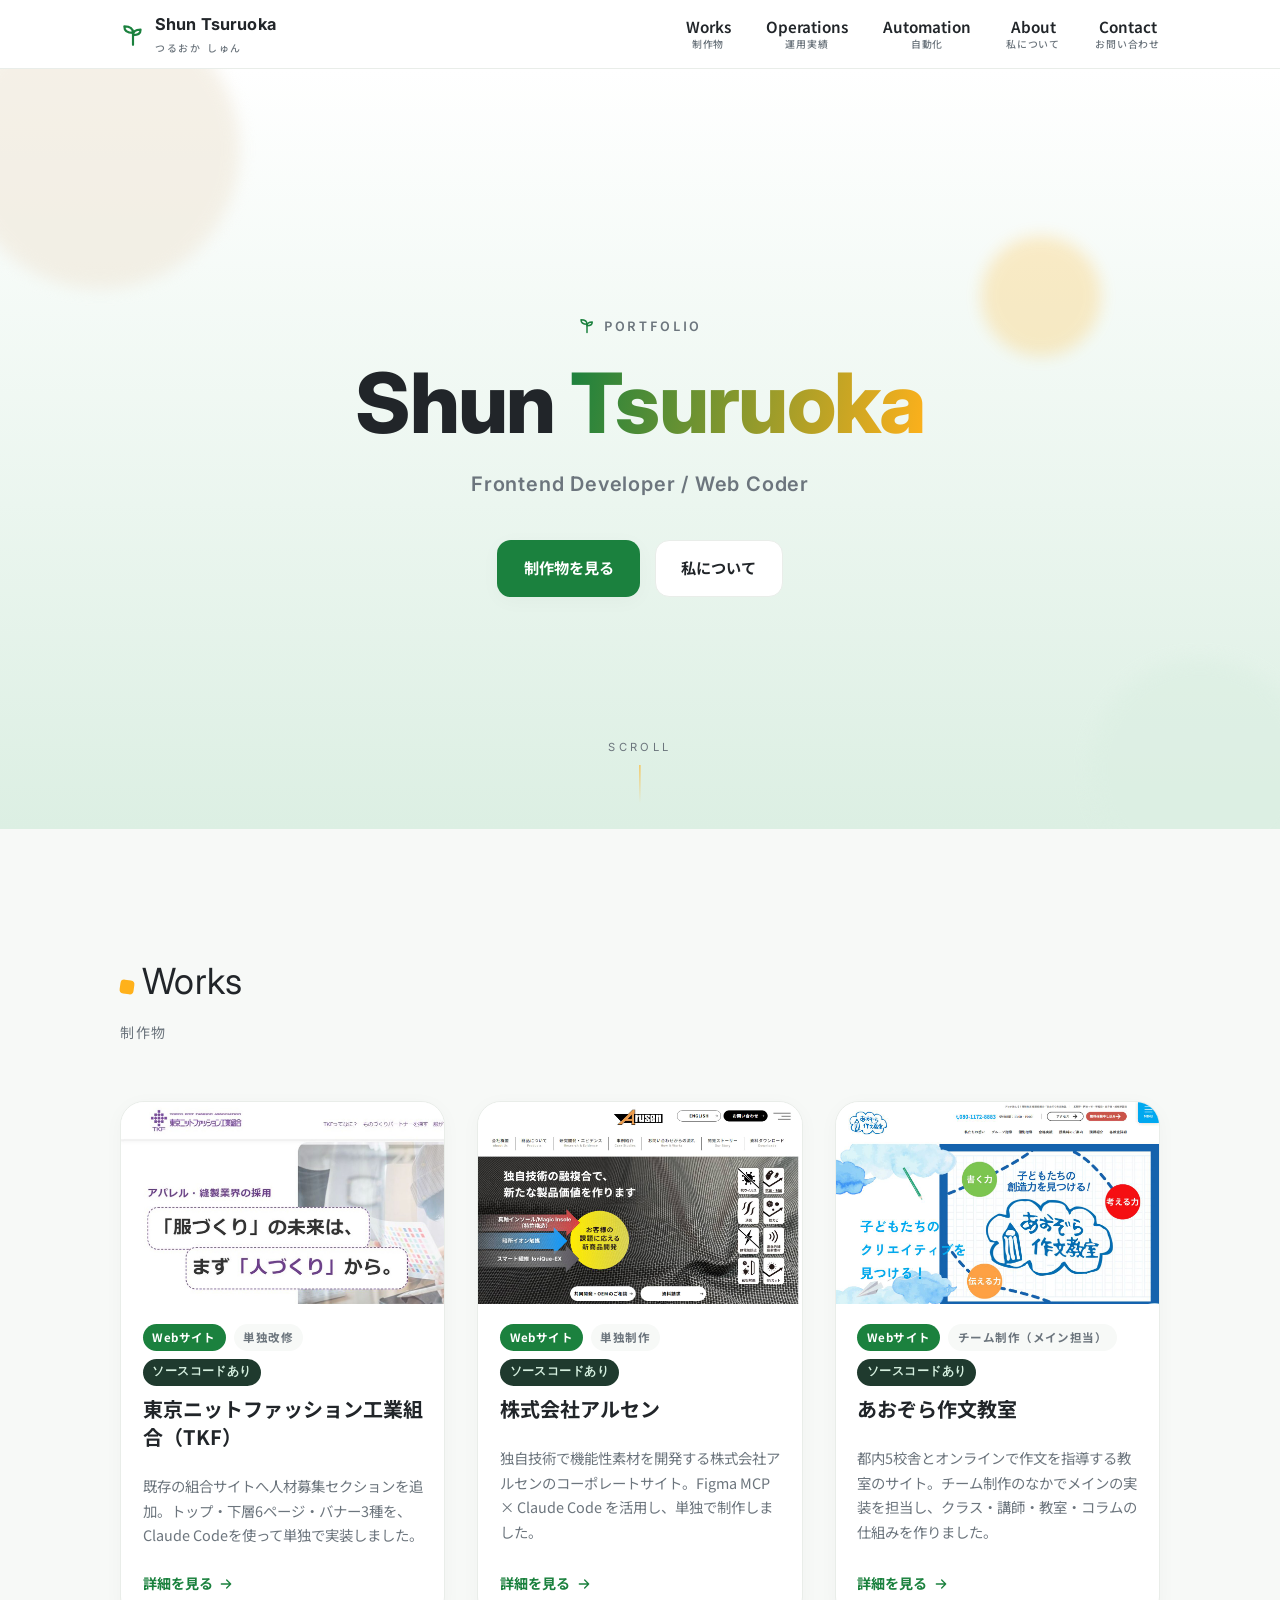
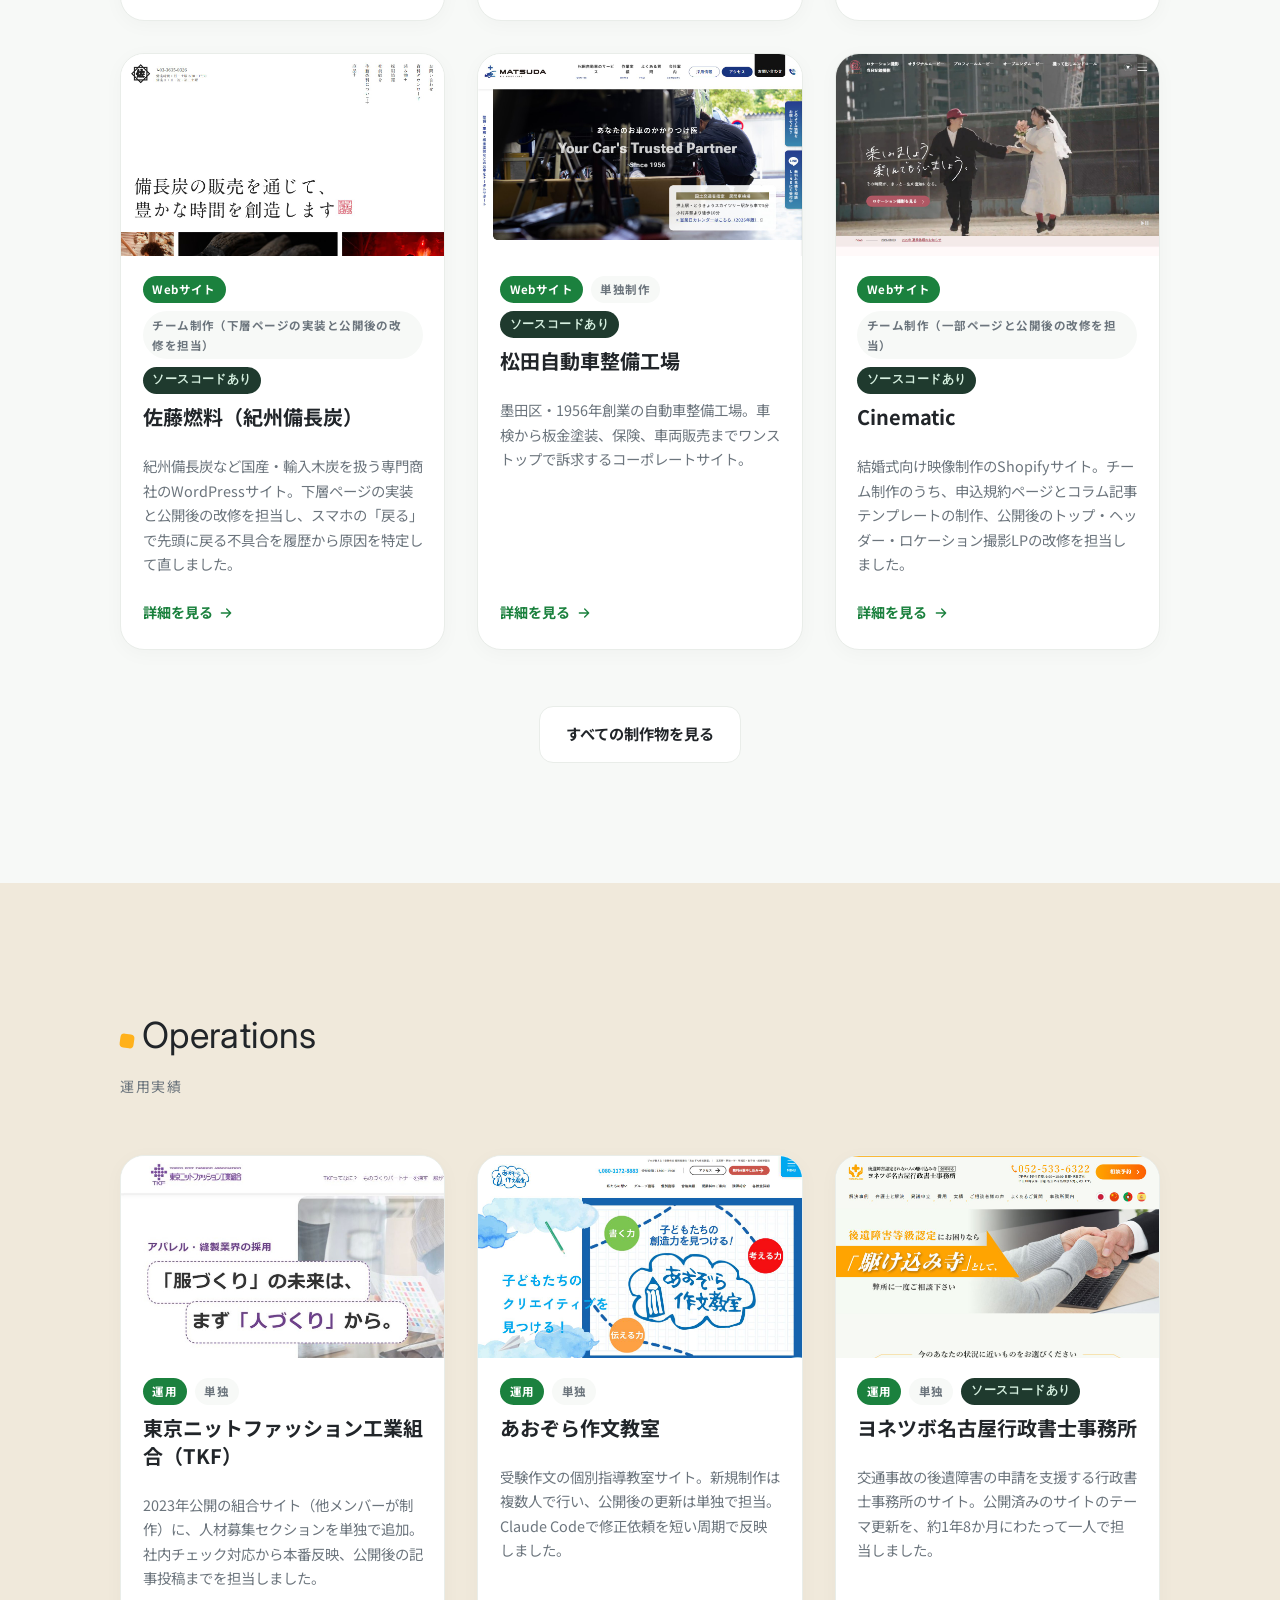
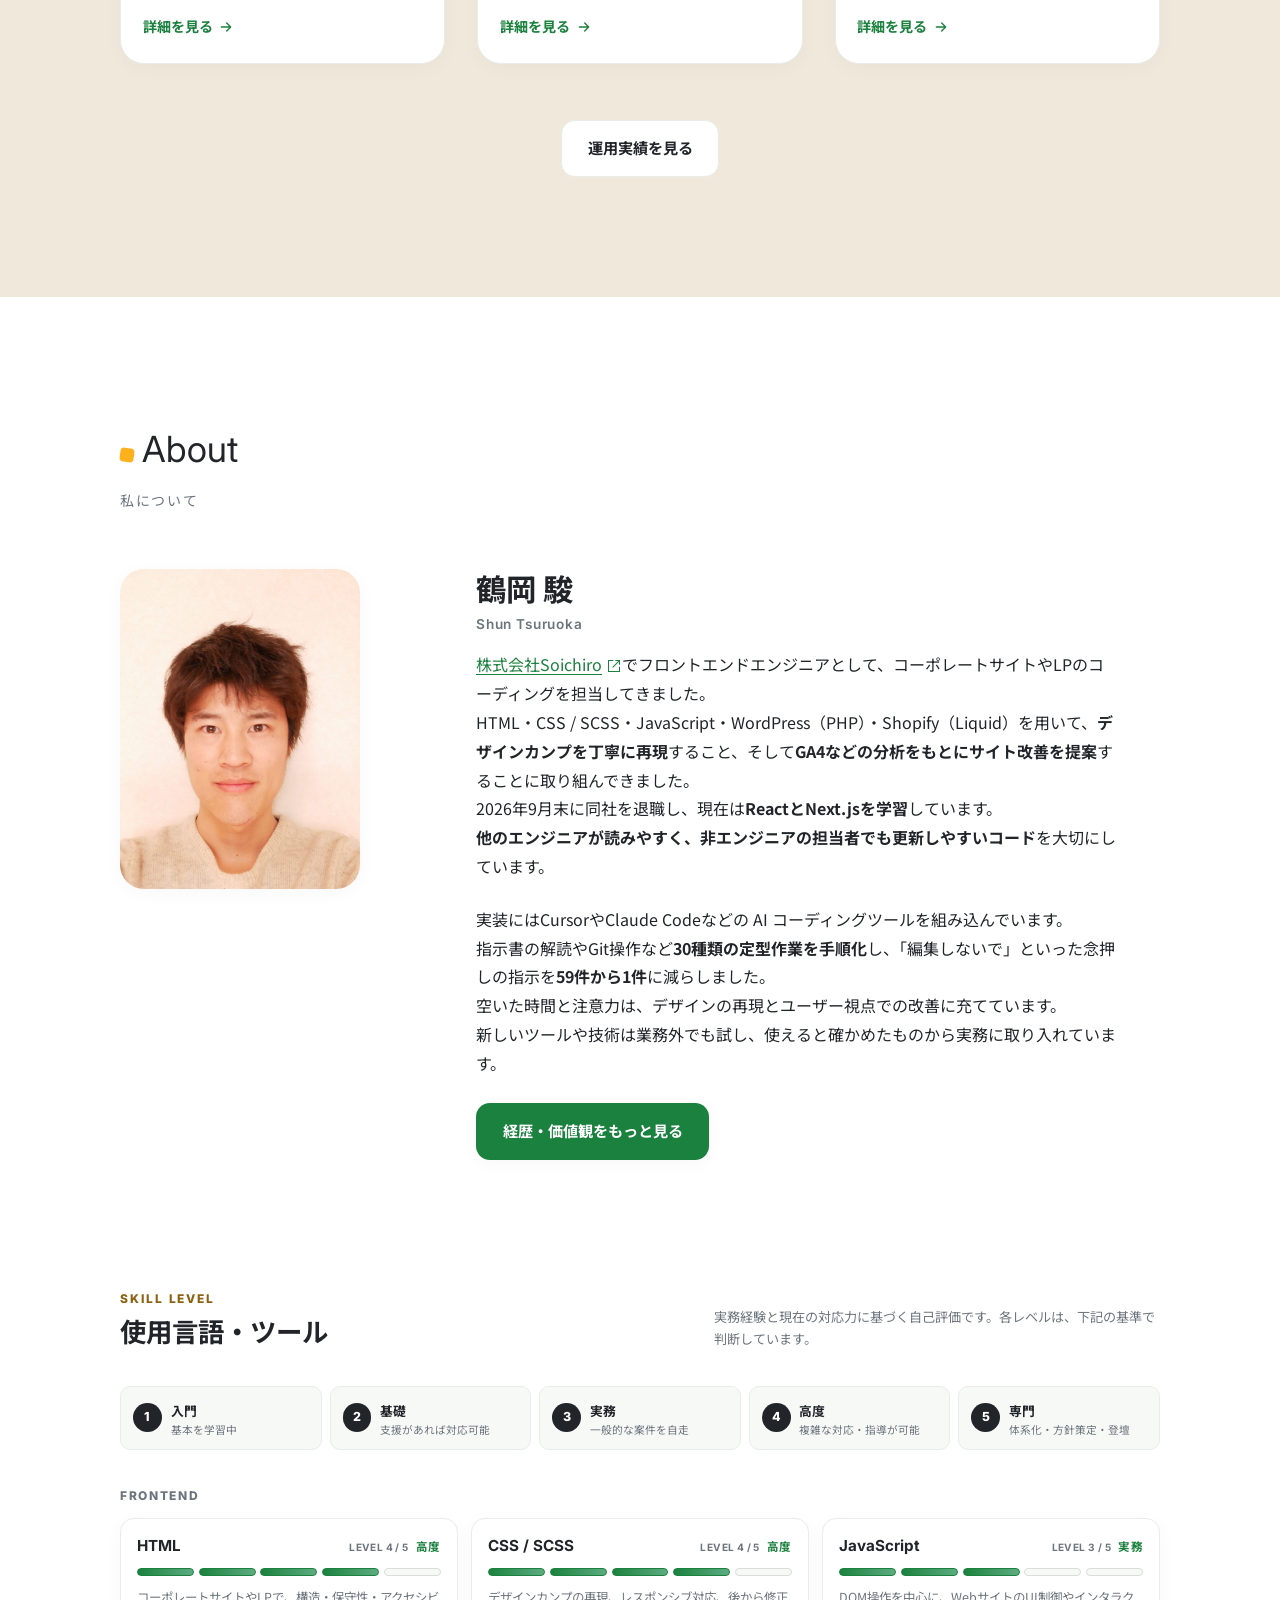
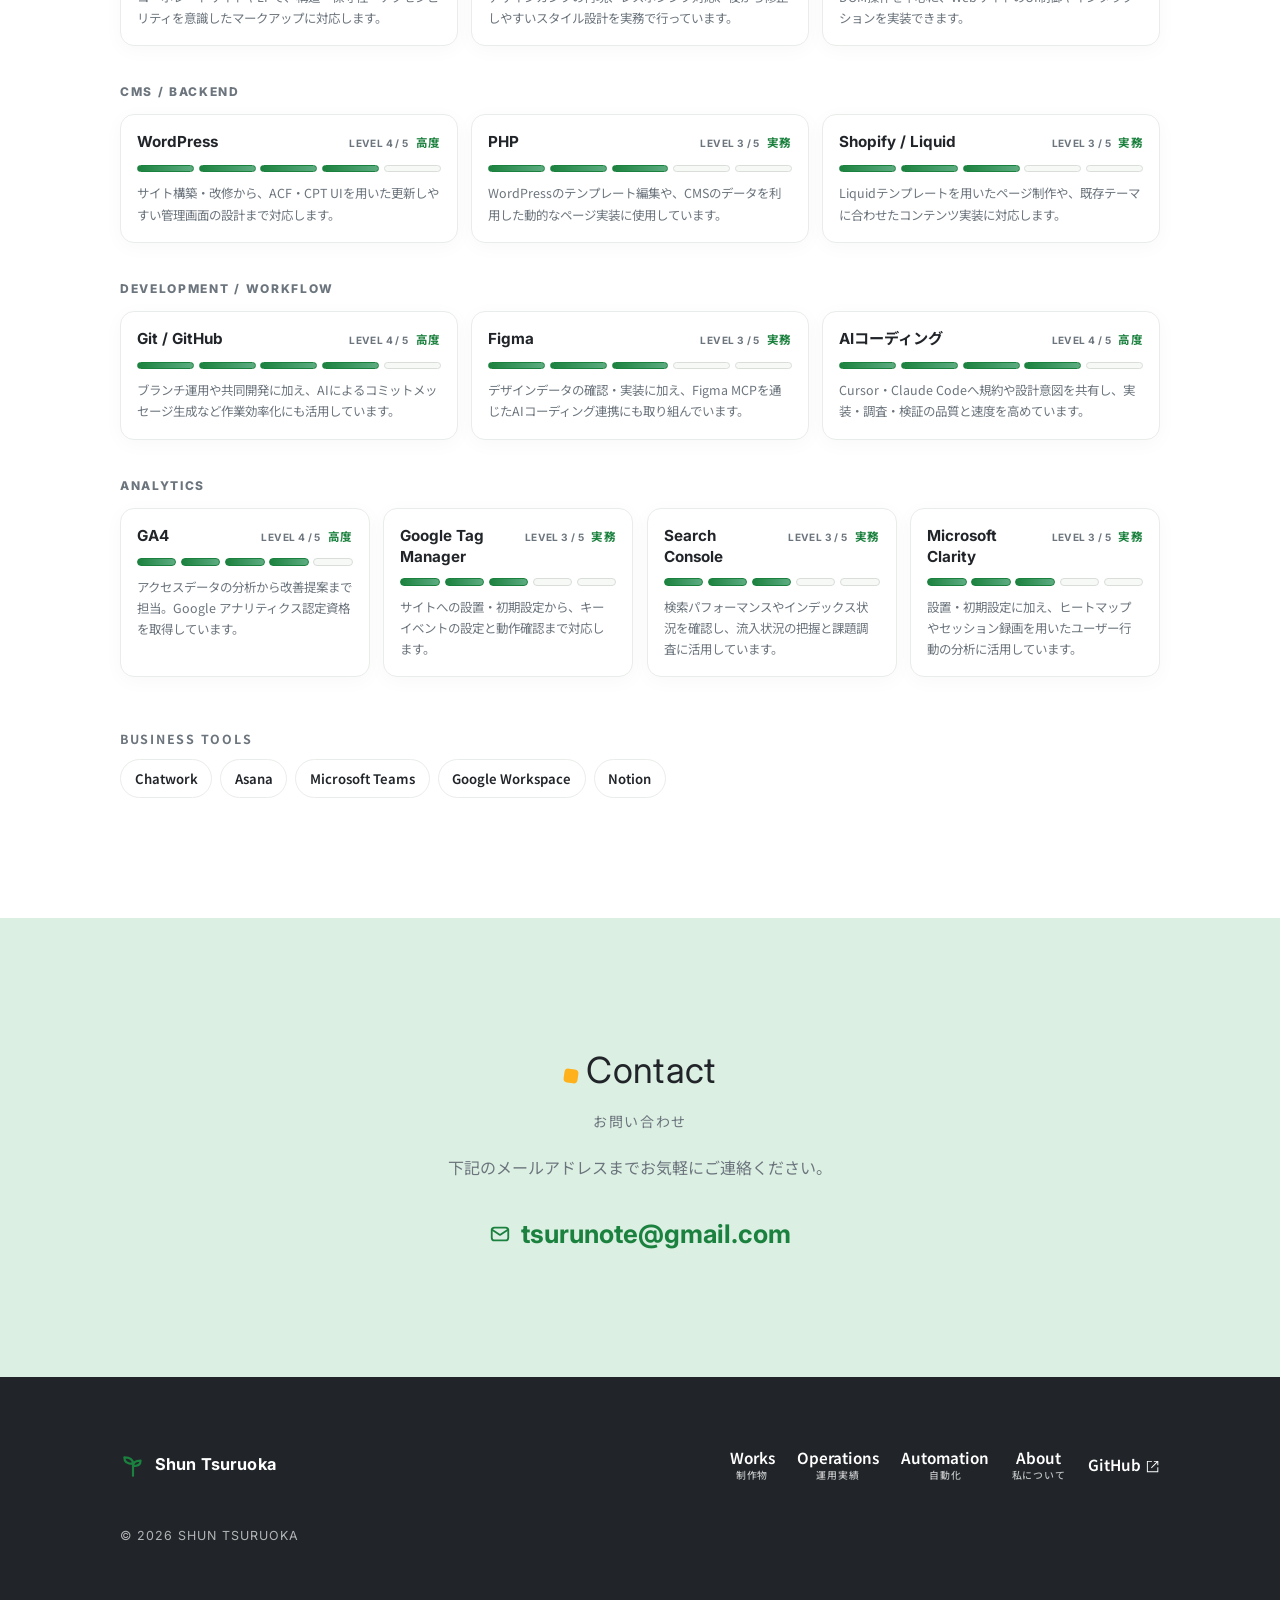
<file: index.html>
<!DOCTYPE html>
<html lang="ja">
<head>
  <meta charset="UTF-8">
  <meta name="viewport" content="width=device-width, initial-scale=1">
  <link rel="icon" href="assets/images/favicon.svg" type="image/svg+xml">
  <title>Shun Tsuruoka Portfolio｜フロントエンドエンジニア 鶴岡 駿</title>
  <meta name="description" content="フロントエンドエンジニア 鶴岡駿（つるおか しゅん）のポートフォリオサイト。WordPress・Shopifyを中心としたコーディングと、GA4等を用いたWebサイト改善に取り組んでいます。">
  <meta property="og:title" content="Shun Tsuruoka Portfolio">
  <meta property="og:description" content="フロントエンドエンジニア 鶴岡駿のポートフォリオサイト">
  <meta property="og:type" content="website">
  <meta property="og:locale" content="ja_JP">
  <link rel="preconnect" href="https://fonts.googleapis.com">
  <link rel="preconnect" href="https://fonts.gstatic.com" crossorigin>
  <link href="https://fonts.googleapis.com/css2?family=Inter:wght@400;600;700;800&family=Noto+Sans+JP:wght@400;500;700&display=swap" rel="stylesheet">
  <link rel="stylesheet" href="assets/css/style.css">
</head>
<body>

  <!-- ========== Header ========== -->
  <header class="site-header">
    <div class="wrap site-header__inner">
      <a class="brand" href="index.html" aria-label="トップページへ">
        <svg class="brand__mark" viewBox="0 0 24 24" fill="none" stroke="currentColor" stroke-width="2" stroke-linecap="round" stroke-linejoin="round" aria-hidden="true"><path d="M12 22V11"/><path d="M12 11C12 7 9 5 4 5c0 4 3 6 8 6Z"/><path d="M12 13c0-3 2.5-5 7-5 0 3.5-2.5 5-7 5Z"/></svg>
        <span class="brand__name">Shun Tsuruoka<small>つるおか しゅん</small></span>
      </a>
      <button class="nav-toggle" aria-expanded="false" aria-controls="site-nav" aria-label="メニューを開閉する"><span></span></button>
      <nav class="nav" id="site-nav" aria-label="メインメニュー">
        <ul class="nav__list">
          <li><a class="nav__link" href="works.html">Works<span class="nav__ja">制作物</span></a></li>
          <li><a class="nav__link" href="operations.html">Operations<span class="nav__ja">運用実績</span></a></li>
          <li><a class="nav__link" href="automation.html">Automation<span class="nav__ja">自動化</span></a></li>
          <li><a class="nav__link" href="about.html">About<span class="nav__ja">私について</span></a></li>
          <li><a class="nav__link" href="#contact">Contact<span class="nav__ja">お問い合わせ</span></a></li>
        </ul>
      </nav>
    </div>
  </header>

  <main>
    <!-- ========== Hero ========== -->
    <section class="hero" aria-label="メインビジュアル">
      <span class="blob blob--1" aria-hidden="true"></span>
      <span class="blob blob--2" aria-hidden="true"></span>
      <span class="blob blob--3" aria-hidden="true"></span>
      <div class="wrap hero__inner">
        <p class="hero__eyebrow">
          <svg class="sprout" viewBox="0 0 24 24" fill="none" stroke="currentColor" stroke-width="2" stroke-linecap="round" stroke-linejoin="round" aria-hidden="true"><path d="M12 22V11"/><path d="M12 11C12 7 9 5 4 5c0 4 3 6 8 6Z"/><path d="M12 13c0-3 2.5-5 7-5 0 3.5-2.5 5-7 5Z"/></svg>
          PORTFOLIO
        </p>
        <h1 class="hero__title">Shun <span class="grad">Tsuruoka</span></h1>
        <p class="hero__role">Frontend Developer / Web Coder</p>
        <div class="hero__cta">
          <a class="btn btn--primary" href="works.html">制作物を見る</a>
          <a class="btn btn--ghost" href="about.html">私について</a>
        </div>
      </div>
      <span class="scroll-cue" aria-hidden="true">SCROLL</span>
    </section>

    <!-- ========== Works ========== -->
    <section class="section section--soft" id="works">
      <div class="wrap">
        <div class="section-head reveal">
          <span class="en">Works</span>
          <span class="ja">制作物</span>
        </div>
        <div class="works-grid" data-works-grid data-limit="6">
          <noscript><p>制作物の一覧表示にはJavaScriptが必要です。<a href="works.html">制作物一覧</a>をご覧ください。</p></noscript>
        </div>
        <div class="section-foot reveal">
          <a class="btn btn--ghost" href="works.html">すべての制作物を見る</a>
        </div>
      </div>
    </section>

    <!-- ========== Operations ========== -->
    <section class="section section--soil" id="operations">
      <div class="wrap">
        <div class="section-head reveal">
          <span class="en">Operations</span>
          <span class="ja">運用実績</span>
        </div>
        <div class="works-grid" data-operations-grid>
          <noscript><p>運用実績の一覧表示にはJavaScriptが必要です。<a href="operations.html">運用実績一覧</a>をご覧ください。</p></noscript>
        </div>
        <div class="section-foot reveal">
          <a class="btn btn--ghost" href="operations.html">運用実績を見る</a>
        </div>
      </div>
    </section>

    <!-- ========== Profile ========== -->
    <section class="section" id="profile">
      <div class="wrap">
        <div class="section-head reveal">
          <span class="en">About</span>
          <span class="ja">私について</span>
        </div>
        <div class="profile">
          <div class="profile__photo reveal">
            <img src="assets/images/img-profile.jpg" alt="鶴岡 駿のプロフィール写真" width="600" height="900" loading="lazy">
          </div>
          <div class="reveal">
            <h3 class="profile__name">鶴岡 駿<small>Shun Tsuruoka</small></h3>
            <p class="profile__lead">
              <a class="inline-link" href="https://soichiro.co.jp/" target="_blank" rel="noopener noreferrer">株式会社Soichiro</a>でフロントエンドエンジニアとして、コーポレートサイトやLPのコーディングを担当してきました。<br>
              HTML・CSS / SCSS・JavaScript・WordPress（PHP）・Shopify（Liquid）を用いて、<strong>デザインカンプを丁寧に再現</strong>すること、そして<strong>GA4などの分析をもとにサイト改善を提案</strong>することに取り組んできました。<br>
              2026年9月末に同社を退職し、現在は<strong>ReactとNext.jsを学習</strong>しています。<br>
              <strong>他のエンジニアが読みやすく、非エンジニアの担当者でも更新しやすいコード</strong>を大切にしています。
            </p>
            <p class="profile__lead">
              実装にはCursorやClaude Codeなどの AI コーディングツールを組み込んでいます。<br>
              指示書の解読やGit操作など<strong>30種類の定型作業を手順化</strong>し、「編集しないで」といった念押しの指示を<strong>59件から1件</strong>に減らしました。<br>
              空いた時間と注意力は、デザインの再現とユーザー視点での改善に充てています。<br>
              新しいツールや技術は業務外でも試し、使えると確かめたものから実務に取り入れています。
            </p>
            <p style="margin-top:1.6rem">
              <a class="btn btn--primary" href="about.html">経歴・価値観をもっと見る</a>
            </p>
          </div>

        <div class="skills-overview reveal">
          <div class="skills-overview__head">
            <div>
              <p class="skills-overview__eyebrow">SKILL LEVEL</p>
              <h3 class="skills-overview__title">使用言語・ツール</h3>
            </div>
            <p class="skills-overview__note">実務経験と現在の対応力に基づく自己評価です。各レベルは、下記の基準で判断しています。</p>
          </div>

          <ol class="skill-scale">
            <li><span>1</span><strong>入門</strong><small>基本を学習中</small></li>
            <li><span>2</span><strong>基礎</strong><small>支援があれば対応可能</small></li>
            <li><span>3</span><strong>実務</strong><small>一般的な案件を自走</small></li>
            <li><span>4</span><strong>高度</strong><small>複雑な対応・指導が可能</small></li>
            <li><span>5</span><strong>専門</strong><small>体系化・方針策定・登壇</small></li>
          </ol>

          <div class="skill-category">
            <p class="skill-category__label">FRONTEND</p>
            <ul class="skill-cards" role="list">
              <li class="skill-card">
                <div class="skill-card__head"><h4>HTML</h4><span class="skill-card__level">LEVEL 4 / 5 <strong>高度</strong></span></div>
                <div class="skill-meter" aria-hidden="true"><span class="is-active"></span><span class="is-active"></span><span class="is-active"></span><span class="is-active"></span><span></span></div>
                <p>コーポレートサイトやLPで、構造・保守性・アクセシビリティを意識したマークアップに対応します。</p>
              </li>
              <li class="skill-card">
                <div class="skill-card__head"><h4>CSS / SCSS</h4><span class="skill-card__level">LEVEL 4 / 5 <strong>高度</strong></span></div>
                <div class="skill-meter" aria-hidden="true"><span class="is-active"></span><span class="is-active"></span><span class="is-active"></span><span class="is-active"></span><span></span></div>
                <p>デザインカンプの再現、レスポンシブ対応、後から修正しやすいスタイル設計を実務で行っています。</p>
              </li>
              <li class="skill-card">
                <div class="skill-card__head"><h4>JavaScript</h4><span class="skill-card__level">LEVEL 3 / 5 <strong>実務</strong></span></div>
                <div class="skill-meter" aria-hidden="true"><span class="is-active"></span><span class="is-active"></span><span class="is-active"></span><span></span><span></span></div>
                <p>DOM操作を中心に、WebサイトのUI制御やインタラクションを実装できます。</p>
              </li>
            </ul>
          </div>

          <div class="skill-category">
            <p class="skill-category__label">CMS / BACKEND</p>
            <ul class="skill-cards" role="list">
              <li class="skill-card">
                <div class="skill-card__head"><h4>WordPress</h4><span class="skill-card__level">LEVEL 4 / 5 <strong>高度</strong></span></div>
                <div class="skill-meter" aria-hidden="true"><span class="is-active"></span><span class="is-active"></span><span class="is-active"></span><span class="is-active"></span><span></span></div>
                <p>サイト構築・改修から、ACF・CPT UIを用いた更新しやすい管理画面の設計まで対応します。</p>
              </li>
              <li class="skill-card">
                <div class="skill-card__head"><h4>PHP</h4><span class="skill-card__level">LEVEL 3 / 5 <strong>実務</strong></span></div>
                <div class="skill-meter" aria-hidden="true"><span class="is-active"></span><span class="is-active"></span><span class="is-active"></span><span></span><span></span></div>
                <p>WordPressのテンプレート編集や、CMSのデータを利用した動的なページ実装に使用しています。</p>
              </li>
              <li class="skill-card">
                <div class="skill-card__head"><h4>Shopify / Liquid</h4><span class="skill-card__level">LEVEL 3 / 5 <strong>実務</strong></span></div>
                <div class="skill-meter" aria-hidden="true"><span class="is-active"></span><span class="is-active"></span><span class="is-active"></span><span></span><span></span></div>
                <p>Liquidテンプレートを用いたページ制作や、既存テーマに合わせたコンテンツ実装に対応します。</p>
              </li>
            </ul>
          </div>

          <div class="skill-category">
            <p class="skill-category__label">DEVELOPMENT / WORKFLOW</p>
            <ul class="skill-cards" role="list">
              <li class="skill-card">
                <div class="skill-card__head"><h4>Git / GitHub</h4><span class="skill-card__level">LEVEL 4 / 5 <strong>高度</strong></span></div>
                <div class="skill-meter" aria-hidden="true"><span class="is-active"></span><span class="is-active"></span><span class="is-active"></span><span class="is-active"></span><span></span></div>
                <p>ブランチ運用や共同開発に加え、AIによるコミットメッセージ生成など作業効率化にも活用しています。</p>
              </li>
              <li class="skill-card">
                <div class="skill-card__head"><h4>Figma</h4><span class="skill-card__level">LEVEL 3 / 5 <strong>実務</strong></span></div>
                <div class="skill-meter" aria-hidden="true"><span class="is-active"></span><span class="is-active"></span><span class="is-active"></span><span></span><span></span></div>
                <p>デザインデータの確認・実装に加え、Figma MCPを通じたAIコーディング連携にも取り組んでいます。</p>
              </li>
              <li class="skill-card">
                <div class="skill-card__head"><h4>AIコーディング</h4><span class="skill-card__level">LEVEL 4 / 5 <strong>高度</strong></span></div>
                <div class="skill-meter" aria-hidden="true"><span class="is-active"></span><span class="is-active"></span><span class="is-active"></span><span class="is-active"></span><span></span></div>
                <p>Cursor・Claude Codeへ規約や設計意図を共有し、実装・調査・検証の品質と速度を高めています。</p>
              </li>
            </ul>
          </div>

          <div class="skill-category">
            <p class="skill-category__label">ANALYTICS</p>
            <ul class="skill-cards" role="list">
              <li class="skill-card">
                <div class="skill-card__head"><h4>GA4</h4><span class="skill-card__level">LEVEL 4 / 5 <strong>高度</strong></span></div>
                <div class="skill-meter" aria-hidden="true"><span class="is-active"></span><span class="is-active"></span><span class="is-active"></span><span class="is-active"></span><span></span></div>
                <p>アクセスデータの分析から改善提案まで担当。Google アナリティクス認定資格を取得しています。</p>
              </li>
              <li class="skill-card">
                <div class="skill-card__head"><h4>Google Tag Manager</h4><span class="skill-card__level">LEVEL 3 / 5 <strong>実務</strong></span></div>
                <div class="skill-meter" aria-hidden="true"><span class="is-active"></span><span class="is-active"></span><span class="is-active"></span><span></span><span></span></div>
                <p>サイトへの設置・初期設定から、キーイベントの設定と動作確認まで対応します。</p>
              </li>
              <li class="skill-card">
                <div class="skill-card__head"><h4>Search Console</h4><span class="skill-card__level">LEVEL 3 / 5 <strong>実務</strong></span></div>
                <div class="skill-meter" aria-hidden="true"><span class="is-active"></span><span class="is-active"></span><span class="is-active"></span><span></span><span></span></div>
                <p>検索パフォーマンスやインデックス状況を確認し、流入状況の把握と課題調査に活用しています。</p>
              </li>
              <li class="skill-card">
                <div class="skill-card__head"><h4>Microsoft Clarity</h4><span class="skill-card__level">LEVEL 3 / 5 <strong>実務</strong></span></div>
                <div class="skill-meter" aria-hidden="true"><span class="is-active"></span><span class="is-active"></span><span class="is-active"></span><span></span><span></span></div>
                <p>設置・初期設定に加え、ヒートマップやセッション録画を用いたユーザー行動の分析に活用しています。</p>
              </li>
            </ul>
          </div>

          <div class="skill-group skill-group--tools">
            <p class="skill-group__label">BUSINESS TOOLS</p>
            <div class="tags">
              <span class="tag">Chatwork</span><span class="tag">Asana</span><span class="tag">Microsoft Teams</span><span class="tag">Google Workspace</span><span class="tag">Notion</span>
            </div>
          </div>
        </div>
        </div>
      </div>
    </section>

    <!-- ========== Contact ========== -->
    <section class="section section--leaf contact" id="contact">
      <div class="wrap reveal">
        <div class="section-head" style="margin-bottom:1.2rem">
          <span class="en">Contact</span>
          <span class="ja">お問い合わせ</span>
        </div>
        <p style="font-family:'Noto Sans JP',sans-serif;color:var(--muted)">下記のメールアドレスまでお気軽にご連絡ください。</p>
        <a class="contact__mail" href="mailto:tsurunote@gmail.com">
          <svg class="ic" viewBox="0 0 24 24" fill="none" stroke="currentColor" stroke-width="2" stroke-linecap="round" stroke-linejoin="round" aria-hidden="true"><rect x="3" y="5" width="18" height="14" rx="3"/><path d="m3 7 9 6 9-6"/></svg>
          tsurunote@gmail.com
        </a>
      </div>
    </section>
  </main>

  <!-- ========== Footer ========== -->
  <footer class="site-footer">
    <div class="wrap site-footer__inner">
      <a class="brand" href="index.html" aria-label="トップページへ">
        <svg class="brand__mark" viewBox="0 0 24 24" fill="none" stroke="currentColor" stroke-width="2" stroke-linecap="round" stroke-linejoin="round" aria-hidden="true"><path d="M12 22V11"/><path d="M12 11C12 7 9 5 4 5c0 4 3 6 8 6Z"/><path d="M12 13c0-3 2.5-5 7-5 0 3.5-2.5 5-7 5Z"/></svg>
        <span class="brand__name">Shun Tsuruoka</span>
      </a>
      <nav aria-label="フッターメニュー">
        <ul class="nav__list">
          <li><a class="nav__link" href="works.html">Works<span class="nav__ja">制作物</span></a></li>
          <li><a class="nav__link" href="operations.html">Operations<span class="nav__ja">運用実績</span></a></li>
          <li><a class="nav__link" href="automation.html">Automation<span class="nav__ja">自動化</span></a></li>
          <li><a class="nav__link" href="about.html">About<span class="nav__ja">私について</span></a></li>
          <!-- ↓ GitHubのURLに置き換えてください -->
          <li><a class="nav__link" href="https://github.com/Tsurushun617" target="_blank" rel="noopener noreferrer">GitHub</a></li>
        </ul>
      </nav>
      <p class="site-footer__copy">© 2026 SHUN TSURUOKA</p>
    </div>
  </footer>

  <script src="assets/js/works-data.js"></script>
  <script src="assets/js/operations-data.js"></script>
  <script src="assets/js/main.js"></script>
</body>
</html>
</file>
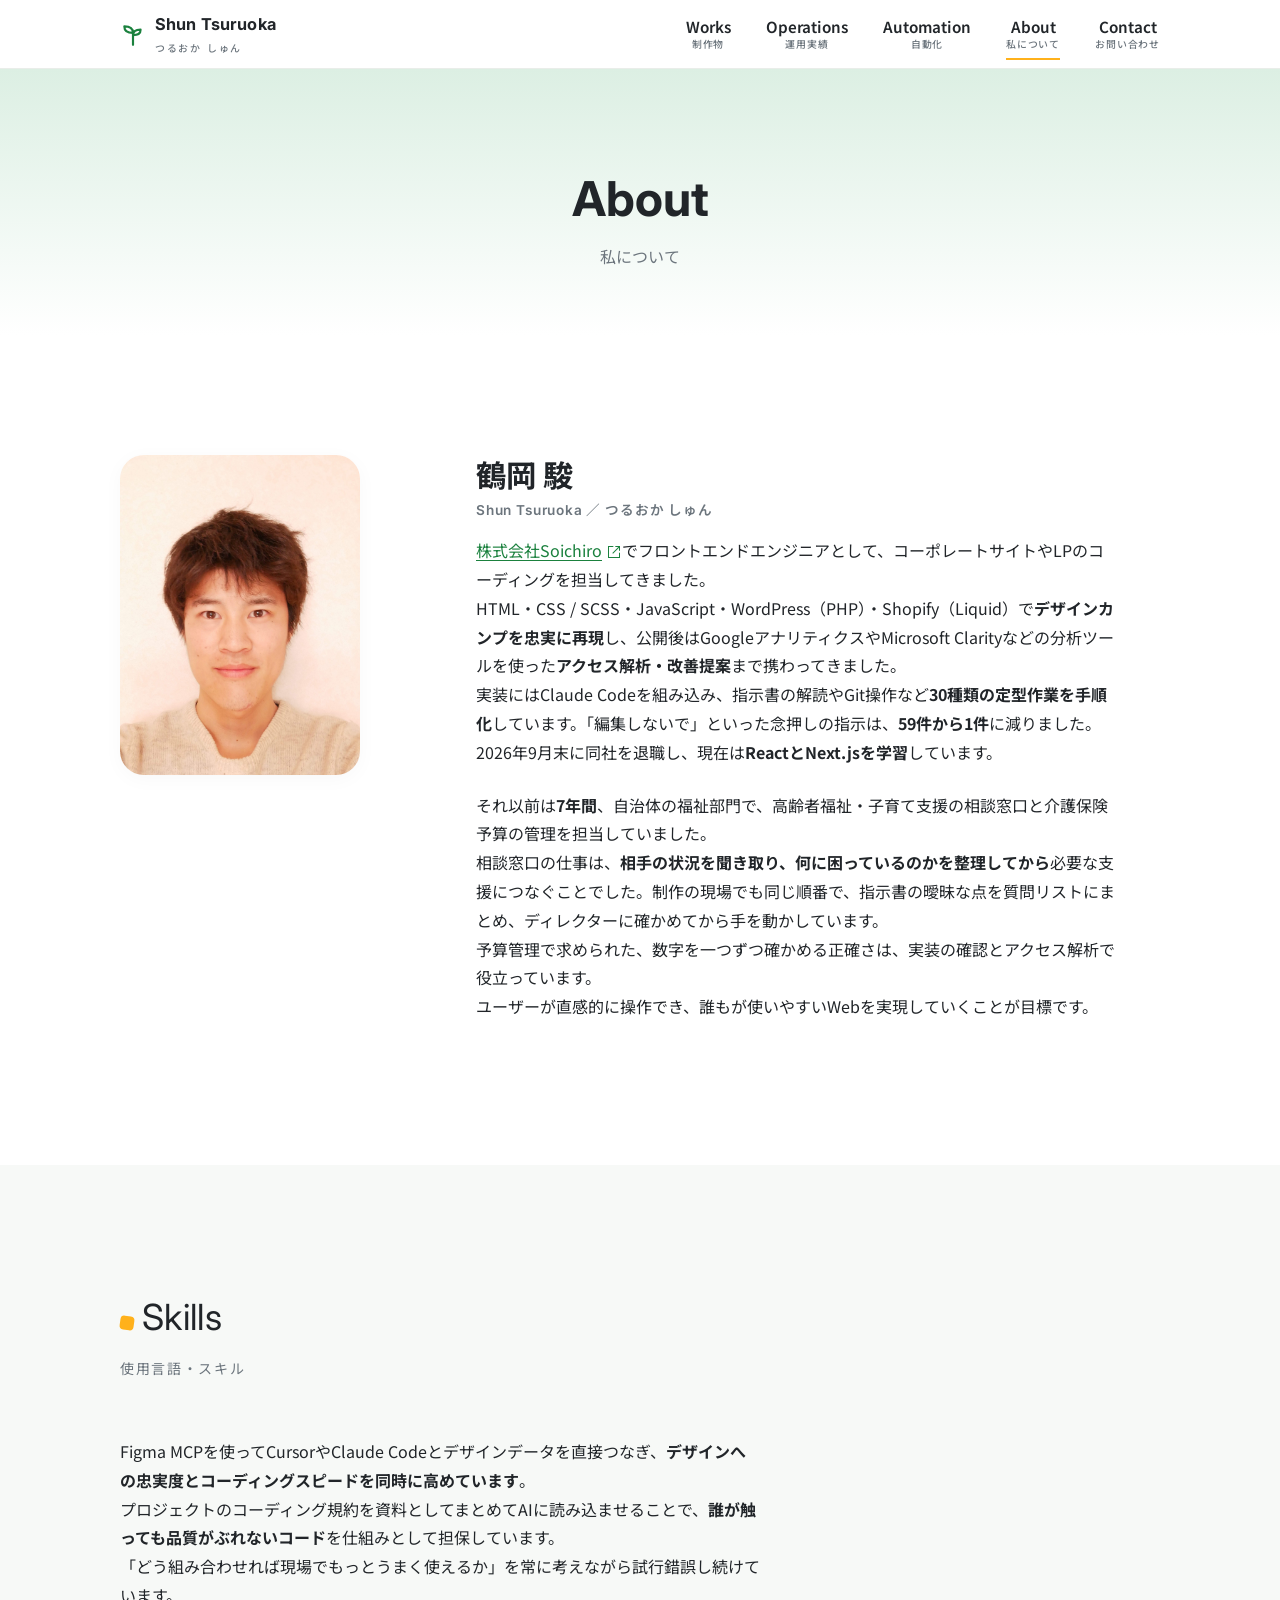
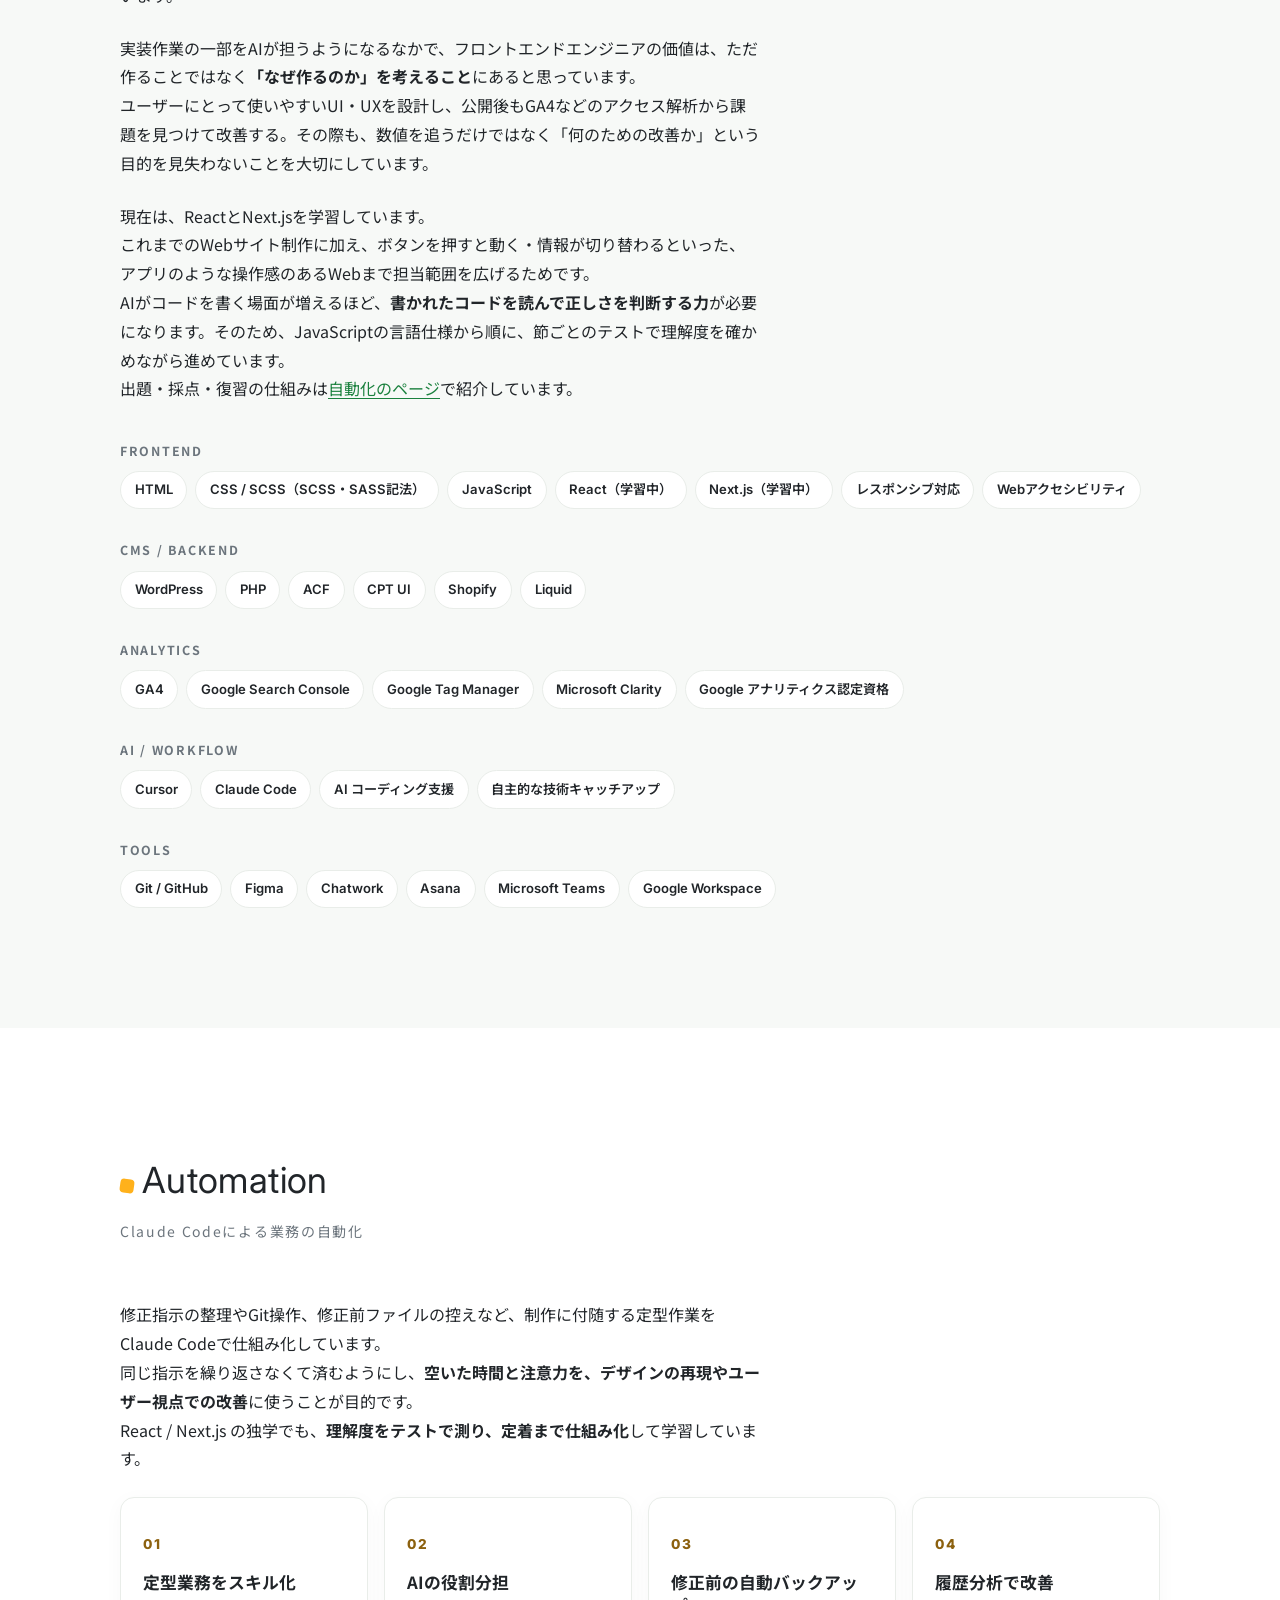
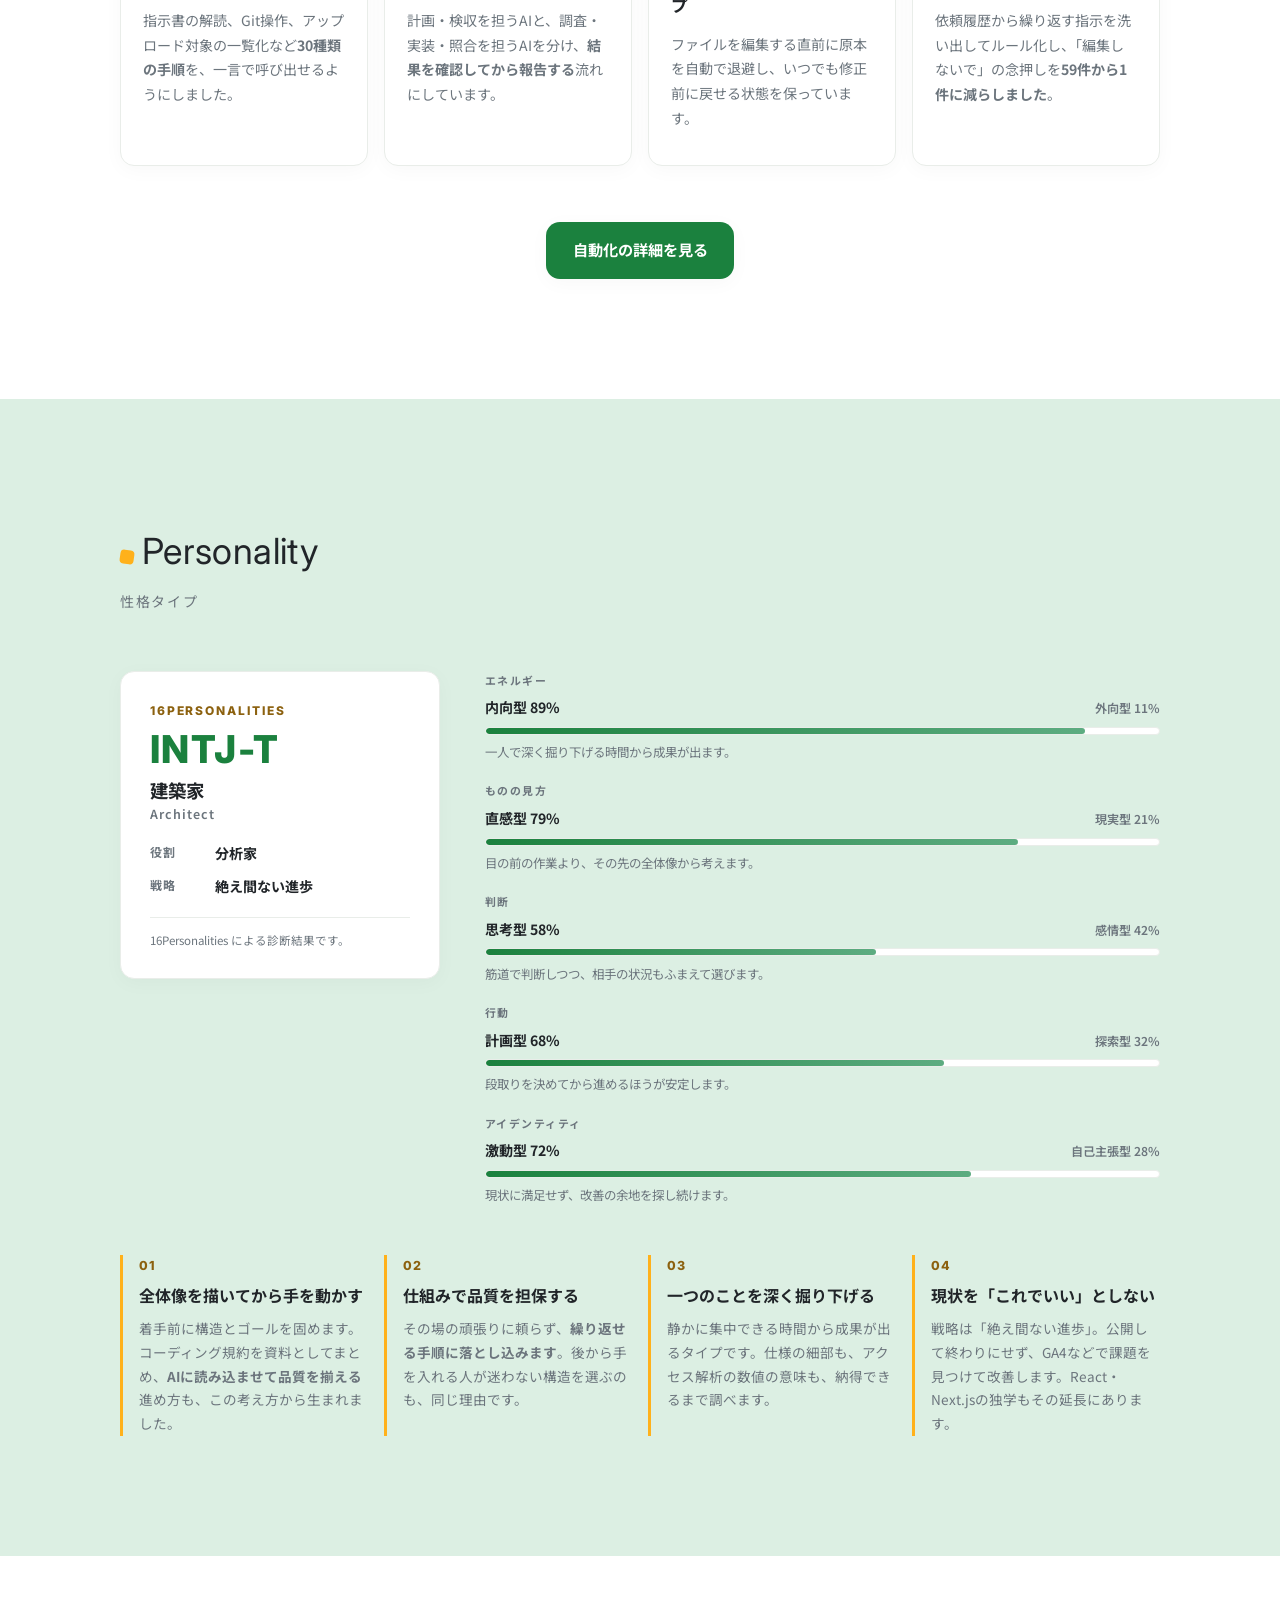
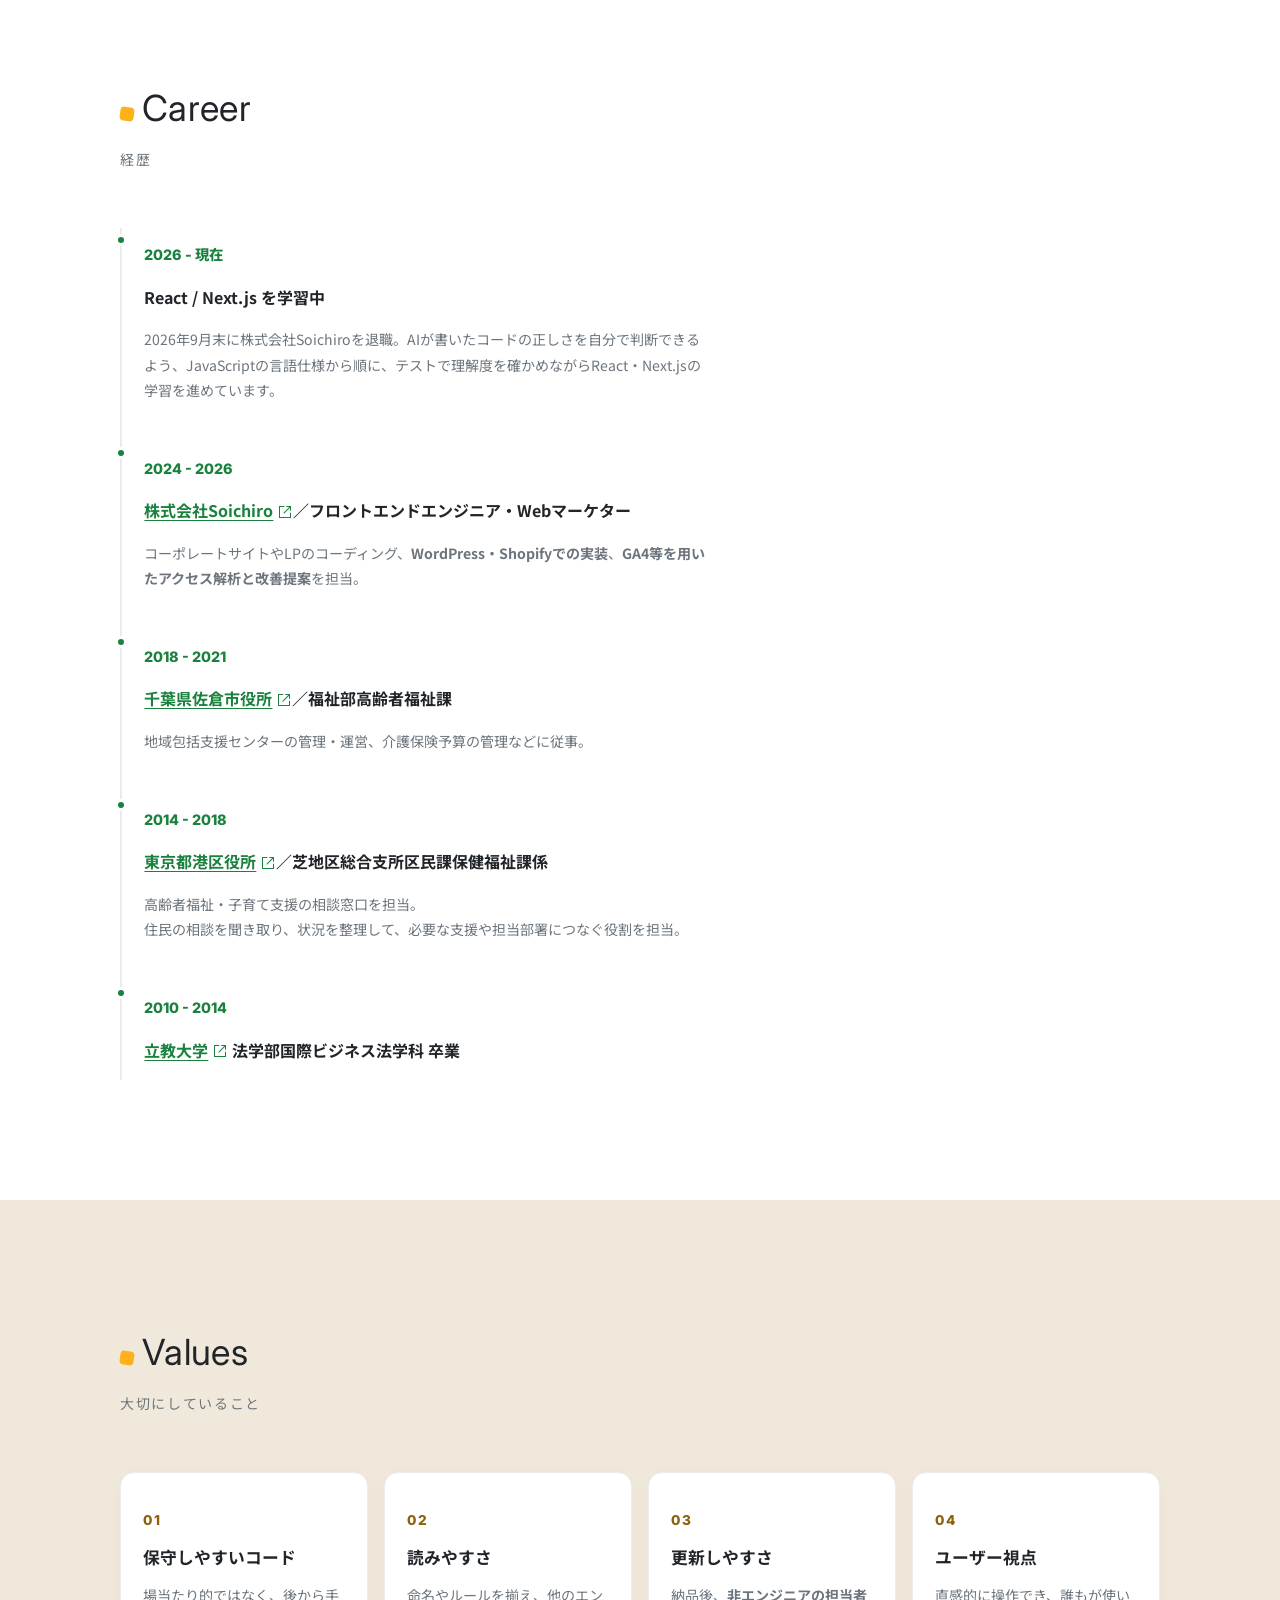
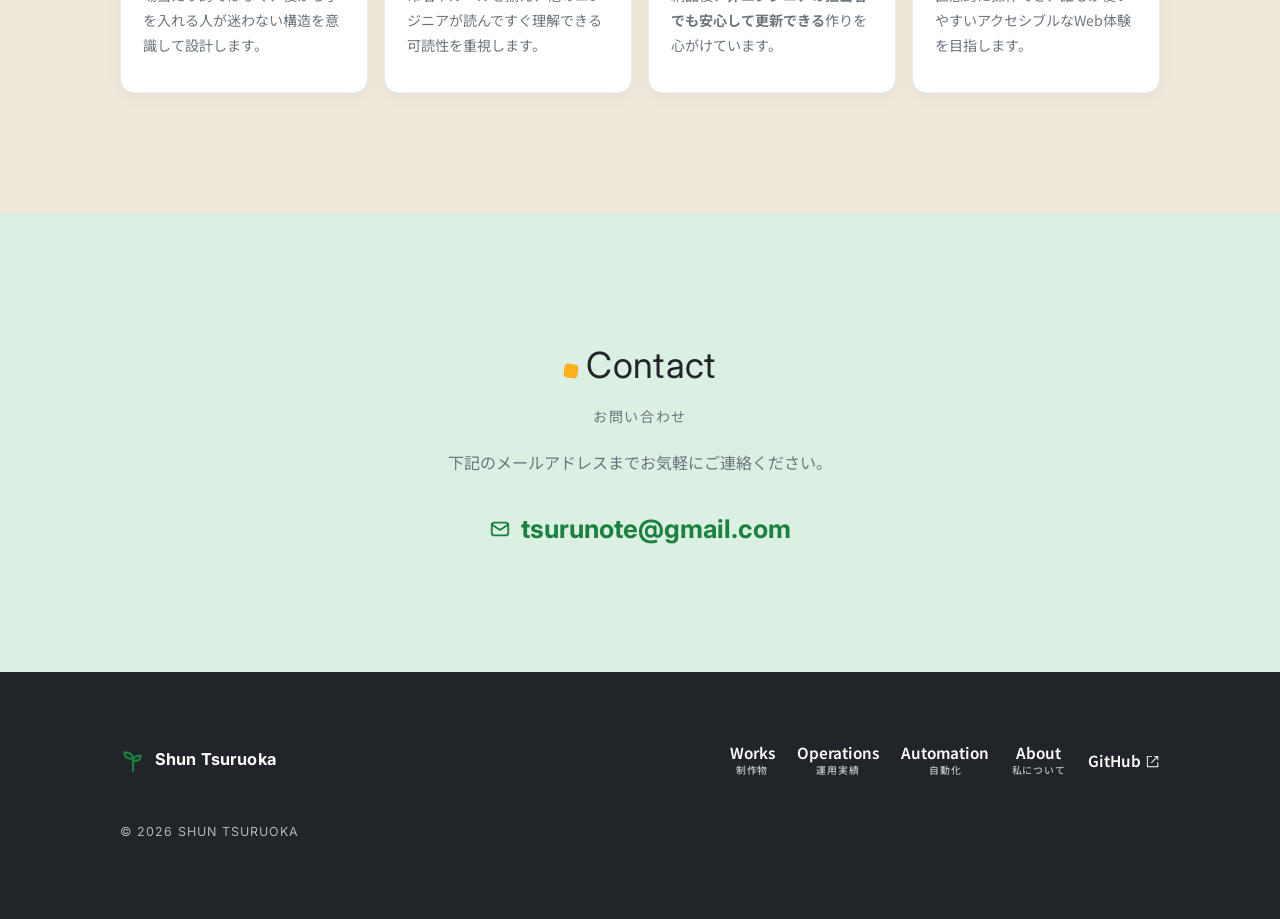
<file: about.html>
<!DOCTYPE html>
<html lang="ja">
<head>
  <meta charset="UTF-8">
  <meta name="viewport" content="width=device-width, initial-scale=1">
  <link rel="icon" href="assets/images/favicon.svg" type="image/svg+xml">
  <title>About 私について｜Shun Tsuruoka Portfolio</title>
  <meta name="description" content="フロントエンドエンジニア 鶴岡駿の経歴・スキル・大切にしている価値観をご紹介します。">
  <link rel="preconnect" href="https://fonts.googleapis.com">
  <link rel="preconnect" href="https://fonts.gstatic.com" crossorigin>
  <link href="https://fonts.googleapis.com/css2?family=Inter:wght@400;600;700;800&family=Noto+Sans+JP:wght@400;500;700&display=swap" rel="stylesheet">
  <link rel="stylesheet" href="assets/css/style.css">
</head>
<body>

  <header class="site-header">
    <div class="wrap site-header__inner">
      <a class="brand" href="index.html" aria-label="トップページへ">
        <svg class="brand__mark" viewBox="0 0 24 24" fill="none" stroke="currentColor" stroke-width="2" stroke-linecap="round" stroke-linejoin="round" aria-hidden="true"><path d="M12 22V11"/><path d="M12 11C12 7 9 5 4 5c0 4 3 6 8 6Z"/><path d="M12 13c0-3 2.5-5 7-5 0 3.5-2.5 5-7 5Z"/></svg>
        <span class="brand__name">Shun Tsuruoka<small>つるおか しゅん</small></span>
      </a>
      <button class="nav-toggle" aria-expanded="false" aria-controls="site-nav" aria-label="メニューを開閉する"><span></span></button>
      <nav class="nav" id="site-nav" aria-label="メインメニュー">
        <ul class="nav__list">
          <li><a class="nav__link" href="works.html">Works<span class="nav__ja">制作物</span></a></li>
          <li><a class="nav__link" href="operations.html">Operations<span class="nav__ja">運用実績</span></a></li>
          <li><a class="nav__link" href="automation.html">Automation<span class="nav__ja">自動化</span></a></li>
          <li><a class="nav__link" href="about.html">About<span class="nav__ja">私について</span></a></li>
          <li><a class="nav__link" href="index.html#contact">Contact<span class="nav__ja">お問い合わせ</span></a></li>
        </ul>
      </nav>
    </div>
  </header>

  <main>
    <section class="page-hero">
      <div class="wrap">
        <h1>About</h1>
        <p>私について</p>
      </div>
    </section>

    <!-- ===== Profile ===== -->
    <section class="section">
      <div class="wrap">
        <div class="profile">
          <div class="profile__photo reveal">
            <img src="assets/images/img-profile.jpg" alt="鶴岡 駿のプロフィール写真" width="600" height="900" loading="lazy">
          </div>
          <div class="reveal">
            <h2 class="profile__name">鶴岡 駿<small>Shun Tsuruoka ／ つるおか しゅん</small></h2>
            <p class="profile__lead">
              <a class="inline-link" href="https://soichiro.co.jp/" target="_blank" rel="noopener noreferrer">株式会社Soichiro</a>でフロントエンドエンジニアとして、コーポレートサイトやLPのコーディングを担当してきました。<br>
              HTML・CSS / SCSS・JavaScript・WordPress（PHP）・Shopify（Liquid）で<strong>デザインカンプを忠実に再現</strong>し、公開後はGoogleアナリティクスやMicrosoft Clarityなどの分析ツールを使った<strong>アクセス解析・改善提案</strong>まで携わってきました。<br>
              実装にはClaude Codeを組み込み、指示書の解読やGit操作など<strong>30種類の定型作業を手順化</strong>しています。「編集しないで」といった念押しの指示は、<strong>59件から1件</strong>に減りました。<br>
              2026年9月末に同社を退職し、現在は<strong>ReactとNext.jsを学習</strong>しています。
            </p>
            <p class="profile__lead">
              それ以前は<strong>7年間</strong>、自治体の福祉部門で、高齢者福祉・子育て支援の相談窓口と介護保険予算の管理を担当していました。<br>
              相談窓口の仕事は、<strong>相手の状況を聞き取り、何に困っているのかを整理してから</strong>必要な支援につなぐことでした。制作の現場でも同じ順番で、指示書の曖昧な点を質問リストにまとめ、ディレクターに確かめてから手を動かしています。<br>
              予算管理で求められた、数字を一つずつ確かめる正確さは、実装の確認とアクセス解析で役立っています。<br>
              ユーザーが直感的に操作でき、誰もが使いやすいWebを実現していくことが目標です。
            </p>
          </div>
        </div>
      </div>
    </section>

    <!-- ===== Skills ===== -->
    <section class="section section--soft">
      <div class="wrap">
        <div class="section-head reveal">
          <span class="en">Skills</span>
          <span class="ja">使用言語・スキル</span>
        </div>
        <p class="profile__lead reveal">
          Figma MCPを使ってCursorやClaude Codeとデザインデータを直接つなぎ、<strong>デザインへの忠実度とコーディングスピードを同時に高めています</strong>。<br>
          プロジェクトのコーディング規約を資料としてまとめてAIに読み込ませることで、<strong>誰が触っても品質がぶれないコード</strong>を仕組みとして担保しています。<br>
          「どう組み合わせれば現場でもっとうまく使えるか」を常に考えながら試行錯誤し続けています。
        </p>
        <p class="profile__lead reveal">
          実装作業の一部をAIが担うようになるなかで、フロントエンドエンジニアの価値は、ただ作ることではなく<strong>「なぜ作るのか」を考えること</strong>にあると思っています。<br>
          ユーザーにとって使いやすいUI・UXを設計し、公開後もGA4などのアクセス解析から課題を見つけて改善する。その際も、数値を追うだけではなく「何のための改善か」という目的を見失わないことを大切にしています。
        </p>
        <p class="profile__lead reveal">
          現在は、ReactとNext.jsを学習しています。<br>
          これまでのWebサイト制作に加え、ボタンを押すと動く・情報が切り替わるといった、アプリのような操作感のあるWebまで担当範囲を広げるためです。<br>
          AIがコードを書く場面が増えるほど、<strong>書かれたコードを読んで正しさを判断する力</strong>が必要になります。そのため、JavaScriptの言語仕様から順に、節ごとのテストで理解度を確かめながら進めています。<br>
          出題・採点・復習の仕組みは<a class="inline-link" href="automation.html">自動化のページ</a>で紹介しています。
        </p>
        <div class="skill-groups reveal">
          <div class="skill-group">
            <p class="skill-group__label">FRONTEND</p>
            <div class="tags">
              <span class="tag">HTML</span>
              <span class="tag">CSS / SCSS（SCSS・SASS記法）</span>
              <span class="tag">JavaScript</span>
              <span class="tag">React（学習中）</span>
              <span class="tag">Next.js（学習中）</span>
              <span class="tag">レスポンシブ対応</span>
              <span class="tag">Webアクセシビリティ</span>
            </div>
          </div>
          <div class="skill-group">
            <p class="skill-group__label">CMS / BACKEND</p>
            <div class="tags">
              <span class="tag">WordPress</span>
              <span class="tag">PHP</span>
              <span class="tag">ACF</span>
              <span class="tag">CPT UI</span>
              <span class="tag">Shopify</span>
              <span class="tag">Liquid</span>
            </div>
          </div>
          <div class="skill-group">
            <p class="skill-group__label">ANALYTICS</p>
            <div class="tags">
              <span class="tag">GA4</span>
              <span class="tag">Google Search Console</span>
              <span class="tag">Google Tag Manager</span>
              <span class="tag">Microsoft Clarity</span>
              <span class="tag">Google アナリティクス認定資格</span>
            </div>
          </div>
          <div class="skill-group">
            <p class="skill-group__label">AI / WORKFLOW</p>
            <div class="tags">
              <span class="tag">Cursor</span>
              <span class="tag">Claude Code</span>
              <span class="tag">AI コーディング支援</span>
              <span class="tag">自主的な技術キャッチアップ</span>
            </div>
          </div>
          <div class="skill-group">
            <p class="skill-group__label">TOOLS</p>
            <div class="tags">
              <span class="tag">Git / GitHub</span>
              <span class="tag">Figma</span>
              <span class="tag">Chatwork</span>
              <span class="tag">Asana</span>
              <span class="tag">Microsoft Teams</span>
              <span class="tag">Google Workspace</span>
            </div>
          </div>
        </div>
      </div>
    </section>

    <!-- ===== Automation ===== -->
    <section class="section">
      <div class="wrap">
        <div class="section-head reveal">
          <span class="en">Automation</span>
          <span class="ja">Claude Codeによる業務の自動化</span>
        </div>
        <p class="profile__lead reveal">
          修正指示の整理やGit操作、修正前ファイルの控えなど、制作に付随する定型作業をClaude Codeで仕組み化しています。<br>
          同じ指示を繰り返さなくて済むようにし、<strong>空いた時間と注意力を、デザインの再現やユーザー視点での改善</strong>に使うことが目的です。<br>
          React / Next.js の独学でも、<strong>理解度をテストで測り、定着まで仕組み化</strong>して学習しています。
        </p>
        <div class="values reveal">
          <div class="value">
            <p class="value__no">01</p>
            <h3 class="value__title">定型業務をスキル化</h3>
            <p class="value__desc">指示書の解読、Git操作、アップロード対象の一覧化など<strong>30種類の手順</strong>を、一言で呼び出せるようにしました。</p>
          </div>
          <div class="value">
            <p class="value__no">02</p>
            <h3 class="value__title">AIの役割分担</h3>
            <p class="value__desc">計画・検収を担うAIと、調査・実装・照合を担うAIを分け、<strong>結果を確認してから報告する</strong>流れにしています。</p>
          </div>
          <div class="value">
            <p class="value__no">03</p>
            <h3 class="value__title">修正前の自動バックアップ</h3>
            <p class="value__desc">ファイルを編集する直前に原本を自動で退避し、いつでも修正前に戻せる状態を保っています。</p>
          </div>
          <div class="value">
            <p class="value__no">04</p>
            <h3 class="value__title">履歴分析で改善</h3>
            <p class="value__desc">依頼履歴から繰り返す指示を洗い出してルール化し、「編集しないで」の念押しを<strong>59件から1件に減らしました</strong>。</p>
          </div>
        </div>
        <div class="section-foot reveal">
          <a class="btn btn--primary" href="automation.html">自動化の詳細を見る</a>
        </div>
      </div>
    </section>

    <!-- ===== Personality ===== -->
    <section class="section section--leaf">
      <div class="wrap">
        <div class="section-head reveal">
          <span class="en">Personality</span>
          <span class="ja">性格タイプ</span>
        </div>

        <div class="mbti reveal">
          <div class="mbti__card">
            <p class="mbti__eyebrow">16PERSONALITIES</p>
            <p class="mbti__code">INTJ-T</p>
            <h3 class="mbti__name">建築家<small>Architect</small></h3>
            <dl class="mbti__meta">
              <div><dt>役割</dt><dd>分析家</dd></div>
              <div><dt>戦略</dt><dd>絶え間ない進歩</dd></div>
            </dl>
            <p class="mbti__note">16Personalities による診断結果です。</p>
          </div>

          <ul class="mbti__axes" role="list">
            <li class="mbti-axis">
              <p class="mbti-axis__label">エネルギー</p>
              <div class="mbti-axis__head">
                <strong class="mbti-axis__pole">内向型 89%</strong>
                <span class="mbti-axis__pole mbti-axis__pole--sub">外向型 11%</span>
              </div>
              <div class="mbti-axis__bar" aria-hidden="true"><span class="mbti-axis__fill" style="width:89%"></span></div>
              <p class="mbti-axis__desc">一人で深く掘り下げる時間から成果が出ます。</p>
            </li>
            <li class="mbti-axis">
              <p class="mbti-axis__label">ものの見方</p>
              <div class="mbti-axis__head">
                <strong class="mbti-axis__pole">直感型 79%</strong>
                <span class="mbti-axis__pole mbti-axis__pole--sub">現実型 21%</span>
              </div>
              <div class="mbti-axis__bar" aria-hidden="true"><span class="mbti-axis__fill" style="width:79%"></span></div>
              <p class="mbti-axis__desc">目の前の作業より、その先の全体像から考えます。</p>
            </li>
            <li class="mbti-axis">
              <p class="mbti-axis__label">判断</p>
              <div class="mbti-axis__head">
                <strong class="mbti-axis__pole">思考型 58%</strong>
                <span class="mbti-axis__pole mbti-axis__pole--sub">感情型 42%</span>
              </div>
              <div class="mbti-axis__bar" aria-hidden="true"><span class="mbti-axis__fill" style="width:58%"></span></div>
              <p class="mbti-axis__desc">筋道で判断しつつ、相手の状況もふまえて選びます。</p>
            </li>
            <li class="mbti-axis">
              <p class="mbti-axis__label">行動</p>
              <div class="mbti-axis__head">
                <strong class="mbti-axis__pole">計画型 68%</strong>
                <span class="mbti-axis__pole mbti-axis__pole--sub">探索型 32%</span>
              </div>
              <div class="mbti-axis__bar" aria-hidden="true"><span class="mbti-axis__fill" style="width:68%"></span></div>
              <p class="mbti-axis__desc">段取りを決めてから進めるほうが安定します。</p>
            </li>
            <li class="mbti-axis">
              <p class="mbti-axis__label">アイデンティティ</p>
              <div class="mbti-axis__head">
                <strong class="mbti-axis__pole">激動型 72%</strong>
                <span class="mbti-axis__pole mbti-axis__pole--sub">自己主張型 28%</span>
              </div>
              <div class="mbti-axis__bar" aria-hidden="true"><span class="mbti-axis__fill" style="width:72%"></span></div>
              <p class="mbti-axis__desc">現状に満足せず、改善の余地を探し続けます。</p>
            </li>
          </ul>
        </div>

        <ul class="mbti-traits reveal" role="list">
          <li class="mbti-trait">
            <p class="mbti-trait__no">01</p>
            <h4 class="mbti-trait__title">全体像を描いてから手を動かす</h4>
            <p class="mbti-trait__desc">着手前に構造とゴールを固めます。コーディング規約を資料としてまとめ、<strong>AIに読み込ませて品質を揃える</strong>進め方も、この考え方から生まれました。</p>
          </li>
          <li class="mbti-trait">
            <p class="mbti-trait__no">02</p>
            <h4 class="mbti-trait__title">仕組みで品質を担保する</h4>
            <p class="mbti-trait__desc">その場の頑張りに頼らず、<strong>繰り返せる手順に落とし込みます</strong>。後から手を入れる人が迷わない構造を選ぶのも、同じ理由です。</p>
          </li>
          <li class="mbti-trait">
            <p class="mbti-trait__no">03</p>
            <h4 class="mbti-trait__title">一つのことを深く掘り下げる</h4>
            <p class="mbti-trait__desc">静かに集中できる時間から成果が出るタイプです。仕様の細部も、アクセス解析の数値の意味も、納得できるまで調べます。</p>
          </li>
          <li class="mbti-trait">
            <p class="mbti-trait__no">04</p>
            <h4 class="mbti-trait__title">現状を「これでいい」としない</h4>
            <p class="mbti-trait__desc">戦略は「絶え間ない進歩」。公開して終わりにせず、GA4などで課題を見つけて改善します。React・Next.jsの独学もその延長にあります。</p>
          </li>
        </ul>
      </div>
    </section>

    <!-- ===== Career ===== -->
    <section class="section">
      <div class="wrap">
        <div class="section-head reveal">
          <span class="en">Career</span>
          <span class="ja">経歴</span>
        </div>
        <div class="timeline reveal">
          <div class="timeline__item">
            <p class="timeline__year">2026 - 現在</p>
            <p class="timeline__title">React / Next.js を学習中</p>
            <p class="timeline__desc">2026年9月末に株式会社Soichiroを退職。AIが書いたコードの正しさを自分で判断できるよう、JavaScriptの言語仕様から順に、テストで理解度を確かめながらReact・Next.jsの学習を進めています。</p>
          </div>
          <div class="timeline__item">
            <p class="timeline__year">2024 - 2026</p>
            <p class="timeline__title"><a class="inline-link" href="https://soichiro.co.jp/" target="_blank" rel="noopener noreferrer">株式会社Soichiro</a>／フロントエンドエンジニア・Webマーケター</p>
            <p class="timeline__desc">コーポレートサイトやLPのコーディング、<strong>WordPress・Shopifyでの実装</strong>、<strong>GA4等を用いたアクセス解析と改善提案</strong>を担当。</p>
          </div>
          <div class="timeline__item">
            <p class="timeline__year">2018 - 2021</p>
            <p class="timeline__title"><a class="inline-link" href="https://www.city.sakura.lg.jp/index.html" target="_blank" rel="noopener noreferrer">千葉県佐倉市役所</a>／福祉部高齢者福祉課</p>
            <p class="timeline__desc">地域包括支援センターの管理・運営、介護保険予算の管理などに従事。</p>
          </div>
          <div class="timeline__item">
            <p class="timeline__year">2014 - 2018</p>
            <p class="timeline__title"><a class="inline-link" href="https://www.city.minato.tokyo.jp/index.html" target="_blank" rel="noopener noreferrer">東京都港区役所</a>／芝地区総合支所区民課保健福祉課係</p>
            <p class="timeline__desc">高齢者福祉・子育て支援の相談窓口を担当。<br>
              住民の相談を聞き取り、状況を整理して、必要な支援や担当部署につなぐ役割を担当。</p>
          </div>
          <div class="timeline__item">
            <p class="timeline__year">2010 - 2014</p>
            <p class="timeline__title"><a class="inline-link" href="https://www.rikkyo.ac.jp/undergraduate/lp/" target="_blank" rel="noopener noreferrer">立教大学</a> 法学部国際ビジネス法学科 卒業</p>
            <p class="timeline__desc"></p>
          </div>
        </div>
      </div>
    </section>

    <!-- ===== Values ===== -->
    <section class="section section--soil">
      <div class="wrap">
        <div class="section-head reveal">
          <span class="en">Values</span>
          <span class="ja">大切にしていること</span>
        </div>
        <div class="values reveal">
          <div class="value">
            <p class="value__no">01</p>
            <h3 class="value__title">保守しやすいコード</h3>
            <p class="value__desc">場当たり的ではなく、後から手を入れる人が迷わない構造を意識して設計します。</p>
          </div>
          <div class="value">
            <p class="value__no">02</p>
            <h3 class="value__title">読みやすさ</h3>
            <p class="value__desc">命名やルールを揃え、他のエンジニアが読んですぐ理解できる可読性を重視します。</p>
          </div>
          <div class="value">
            <p class="value__no">03</p>
            <h3 class="value__title">更新しやすさ</h3>
            <p class="value__desc">納品後、<strong>非エンジニアの担当者でも安心して更新できる</strong>作りを心がけています。</p>
          </div>
          <div class="value">
            <p class="value__no">04</p>
            <h3 class="value__title">ユーザー視点</h3>
            <p class="value__desc">直感的に操作でき、誰もが使いやすいアクセシブルなWeb体験を目指します。</p>
          </div>
        </div>
      </div>
    </section>

    <!-- ===== Contact ===== -->
    <section class="section section--leaf contact" id="contact">
      <div class="wrap reveal">
        <div class="section-head" style="margin-bottom:1.2rem">
          <span class="en">Contact</span>
          <span class="ja">お問い合わせ</span>
        </div>
        <p style="font-family:'Noto Sans JP',sans-serif;color:var(--muted)">下記のメールアドレスまでお気軽にご連絡ください。</p>
        <a class="contact__mail" href="mailto:tsurunote@gmail.com">
          <svg class="ic" viewBox="0 0 24 24" fill="none" stroke="currentColor" stroke-width="2" stroke-linecap="round" stroke-linejoin="round" aria-hidden="true"><rect x="3" y="5" width="18" height="14" rx="3"/><path d="m3 7 9 6 9-6"/></svg>
          tsurunote@gmail.com
        </a>
      </div>
    </section>
  </main>

  <footer class="site-footer">
    <div class="wrap site-footer__inner">
      <a class="brand" href="index.html" aria-label="トップページへ">
        <svg class="brand__mark" viewBox="0 0 24 24" fill="none" stroke="currentColor" stroke-width="2" stroke-linecap="round" stroke-linejoin="round" aria-hidden="true"><path d="M12 22V11"/><path d="M12 11C12 7 9 5 4 5c0 4 3 6 8 6Z"/><path d="M12 13c0-3 2.5-5 7-5 0 3.5-2.5 5-7 5Z"/></svg>
        <span class="brand__name">Shun Tsuruoka</span>
      </a>
      <nav aria-label="フッターメニュー">
        <ul class="nav__list">
          <li><a class="nav__link" href="works.html">Works<span class="nav__ja">制作物</span></a></li>
          <li><a class="nav__link" href="operations.html">Operations<span class="nav__ja">運用実績</span></a></li>
          <li><a class="nav__link" href="automation.html">Automation<span class="nav__ja">自動化</span></a></li>
          <li><a class="nav__link" href="about.html">About<span class="nav__ja">私について</span></a></li>
          <li><a class="nav__link" href="https://github.com/Tsurushun617" target="_blank" rel="noopener noreferrer">GitHub</a></li>
        </ul>
      </nav>
      <p class="site-footer__copy">© 2026 SHUN TSURUOKA</p>
    </div>
  </footer>

  <script src="assets/js/works-data.js"></script>
  <script src="assets/js/main.js"></script>
</body>
</html>
</file>
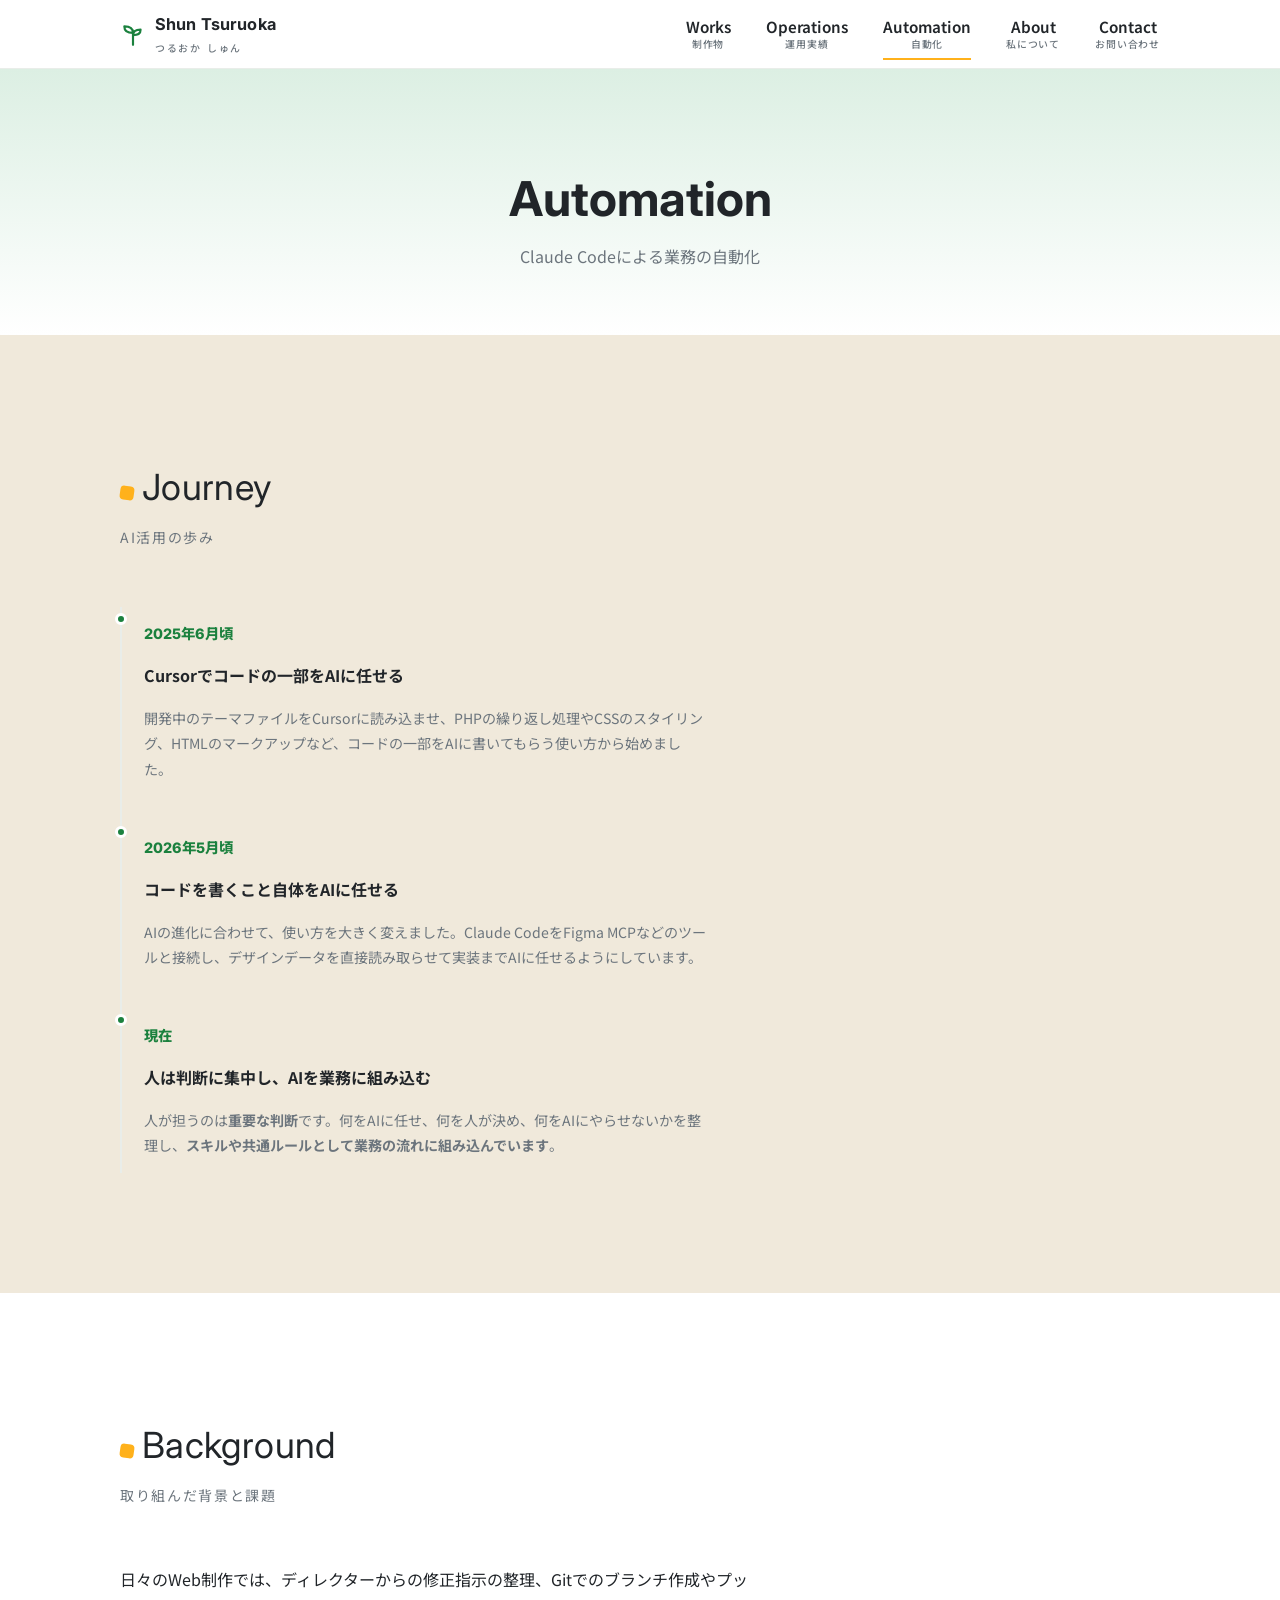
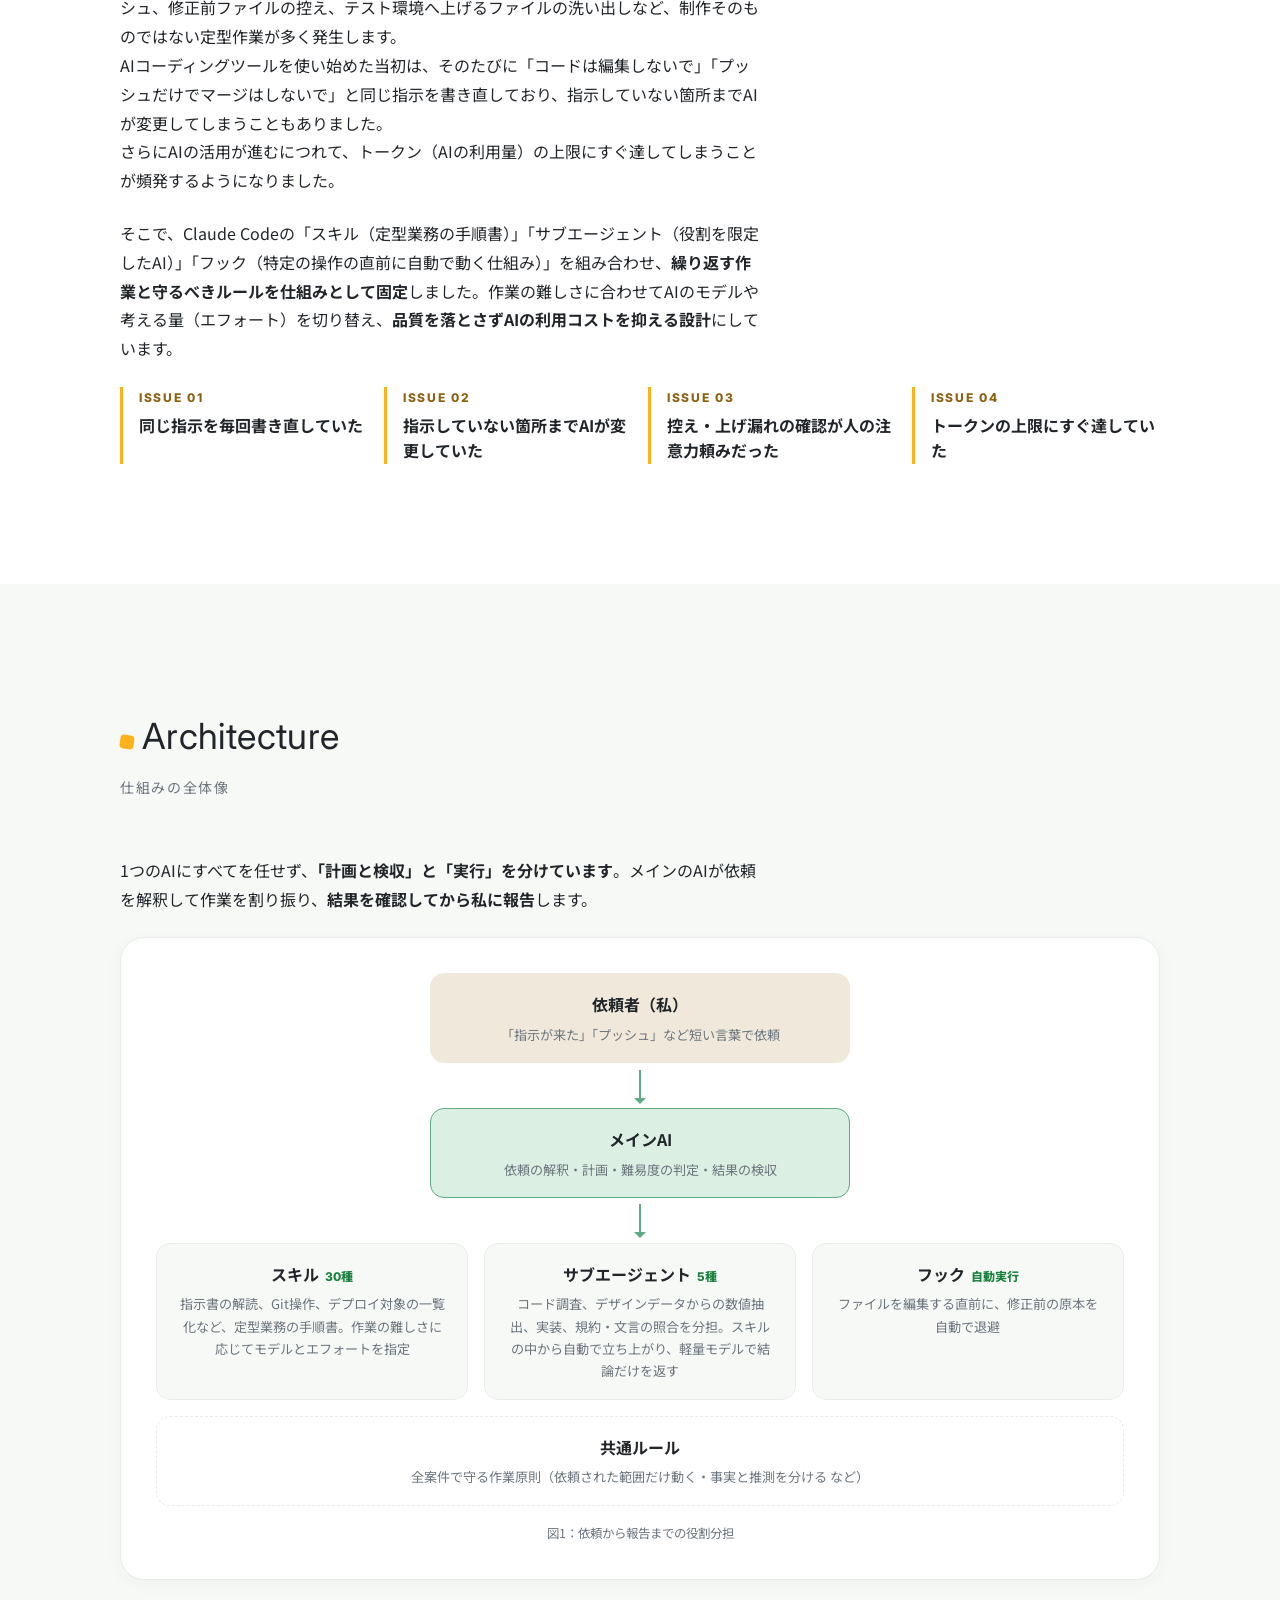
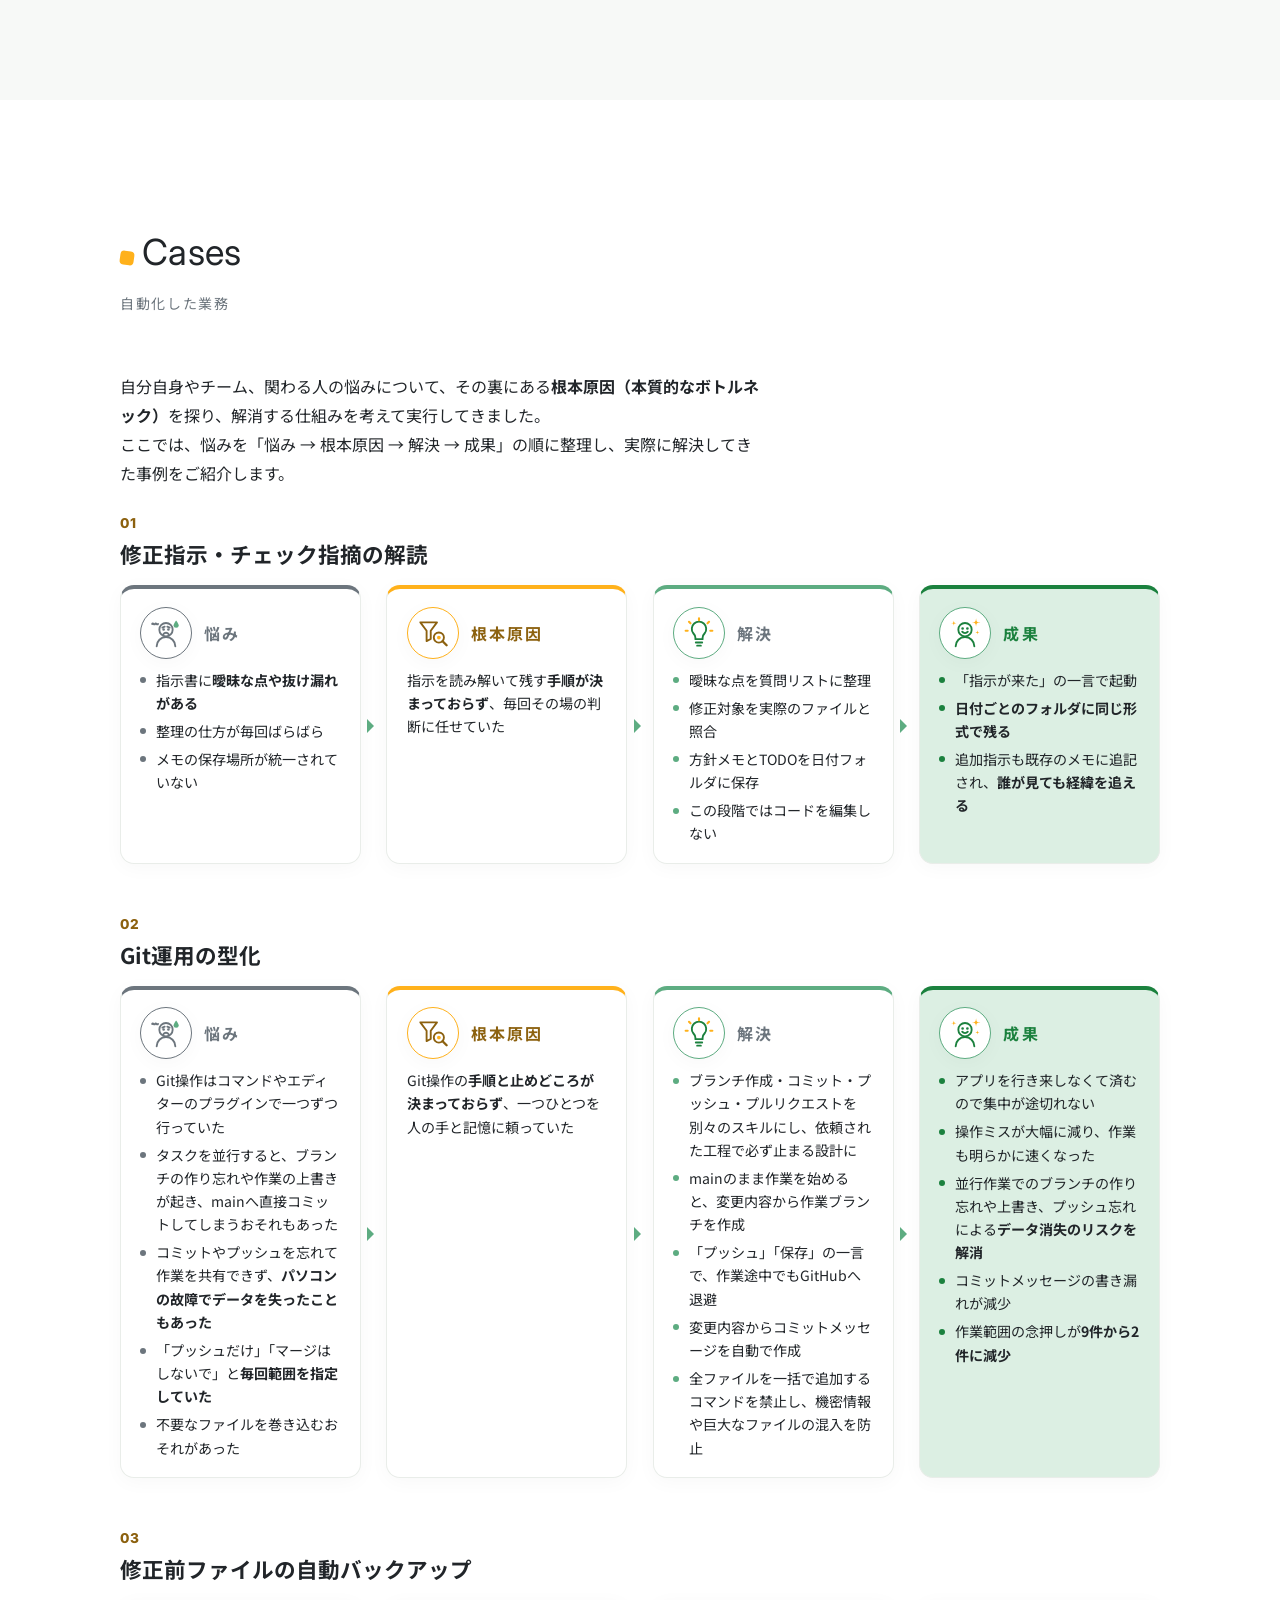
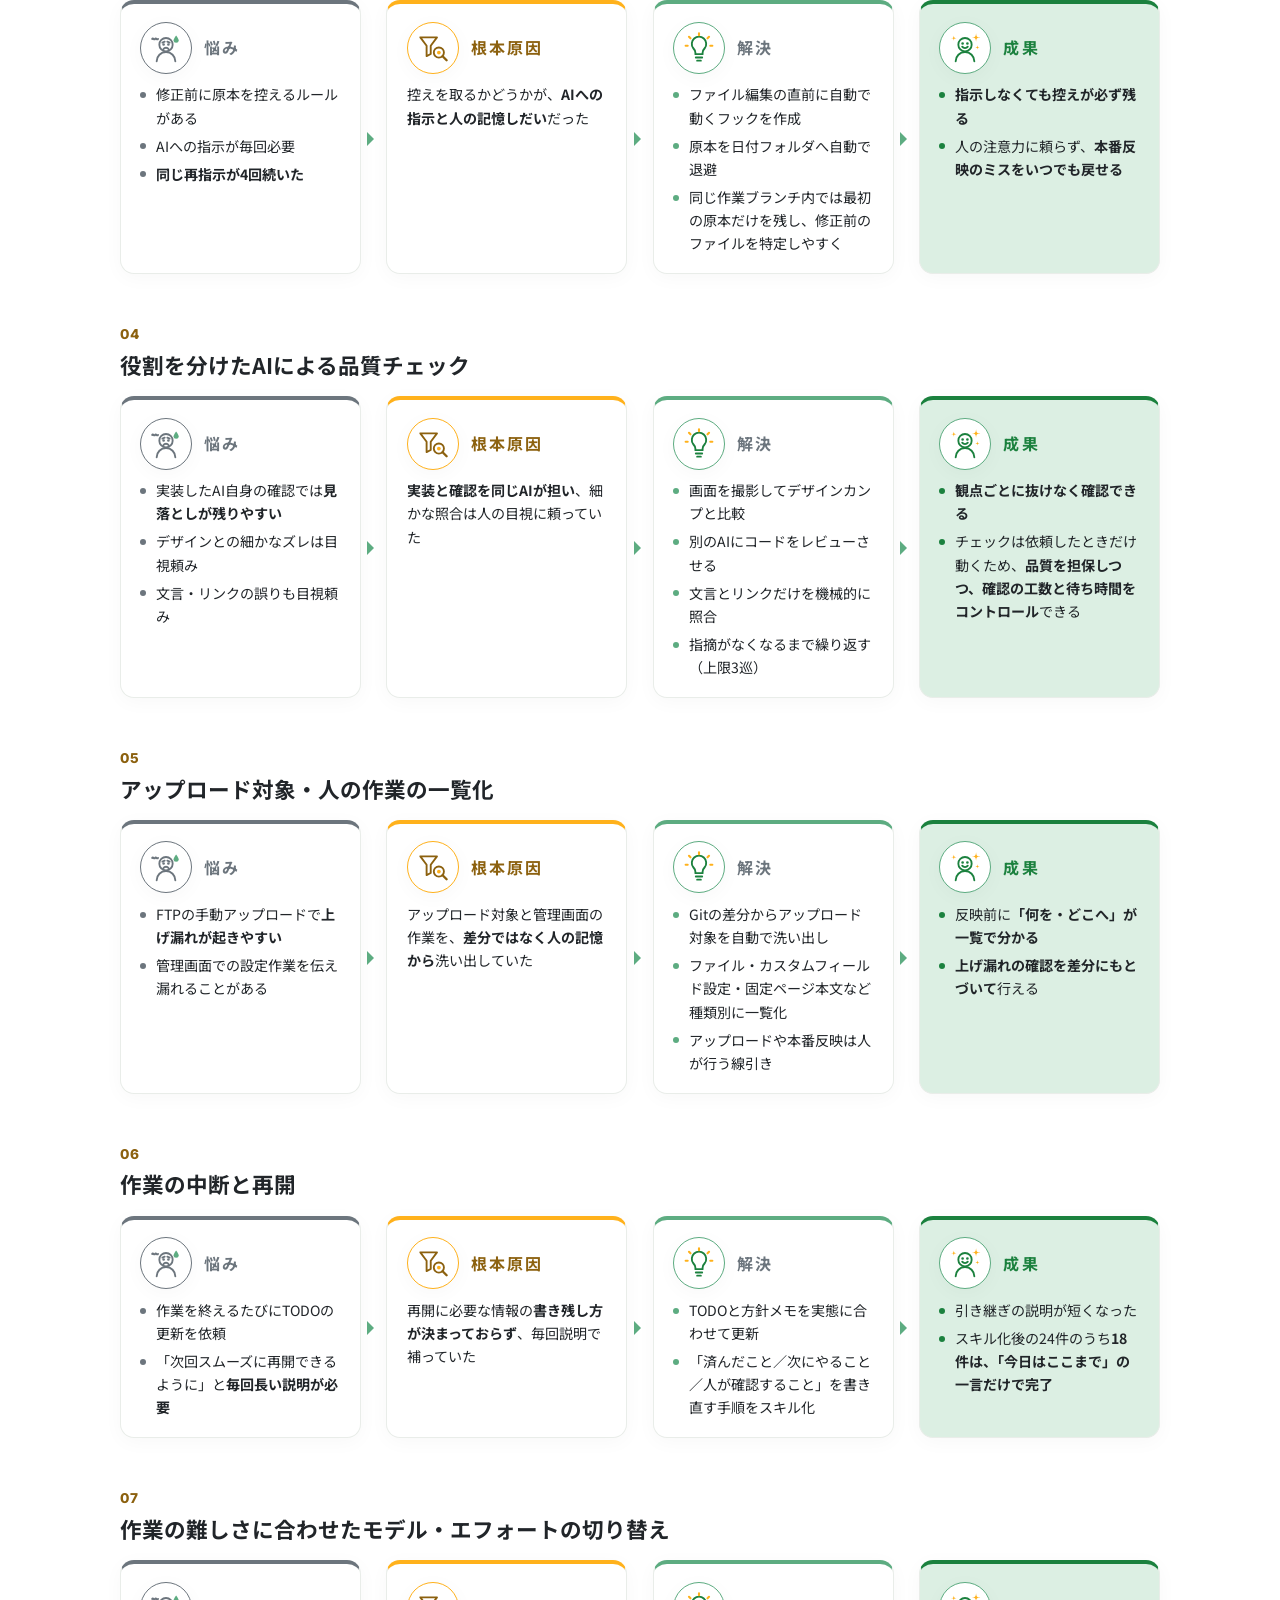
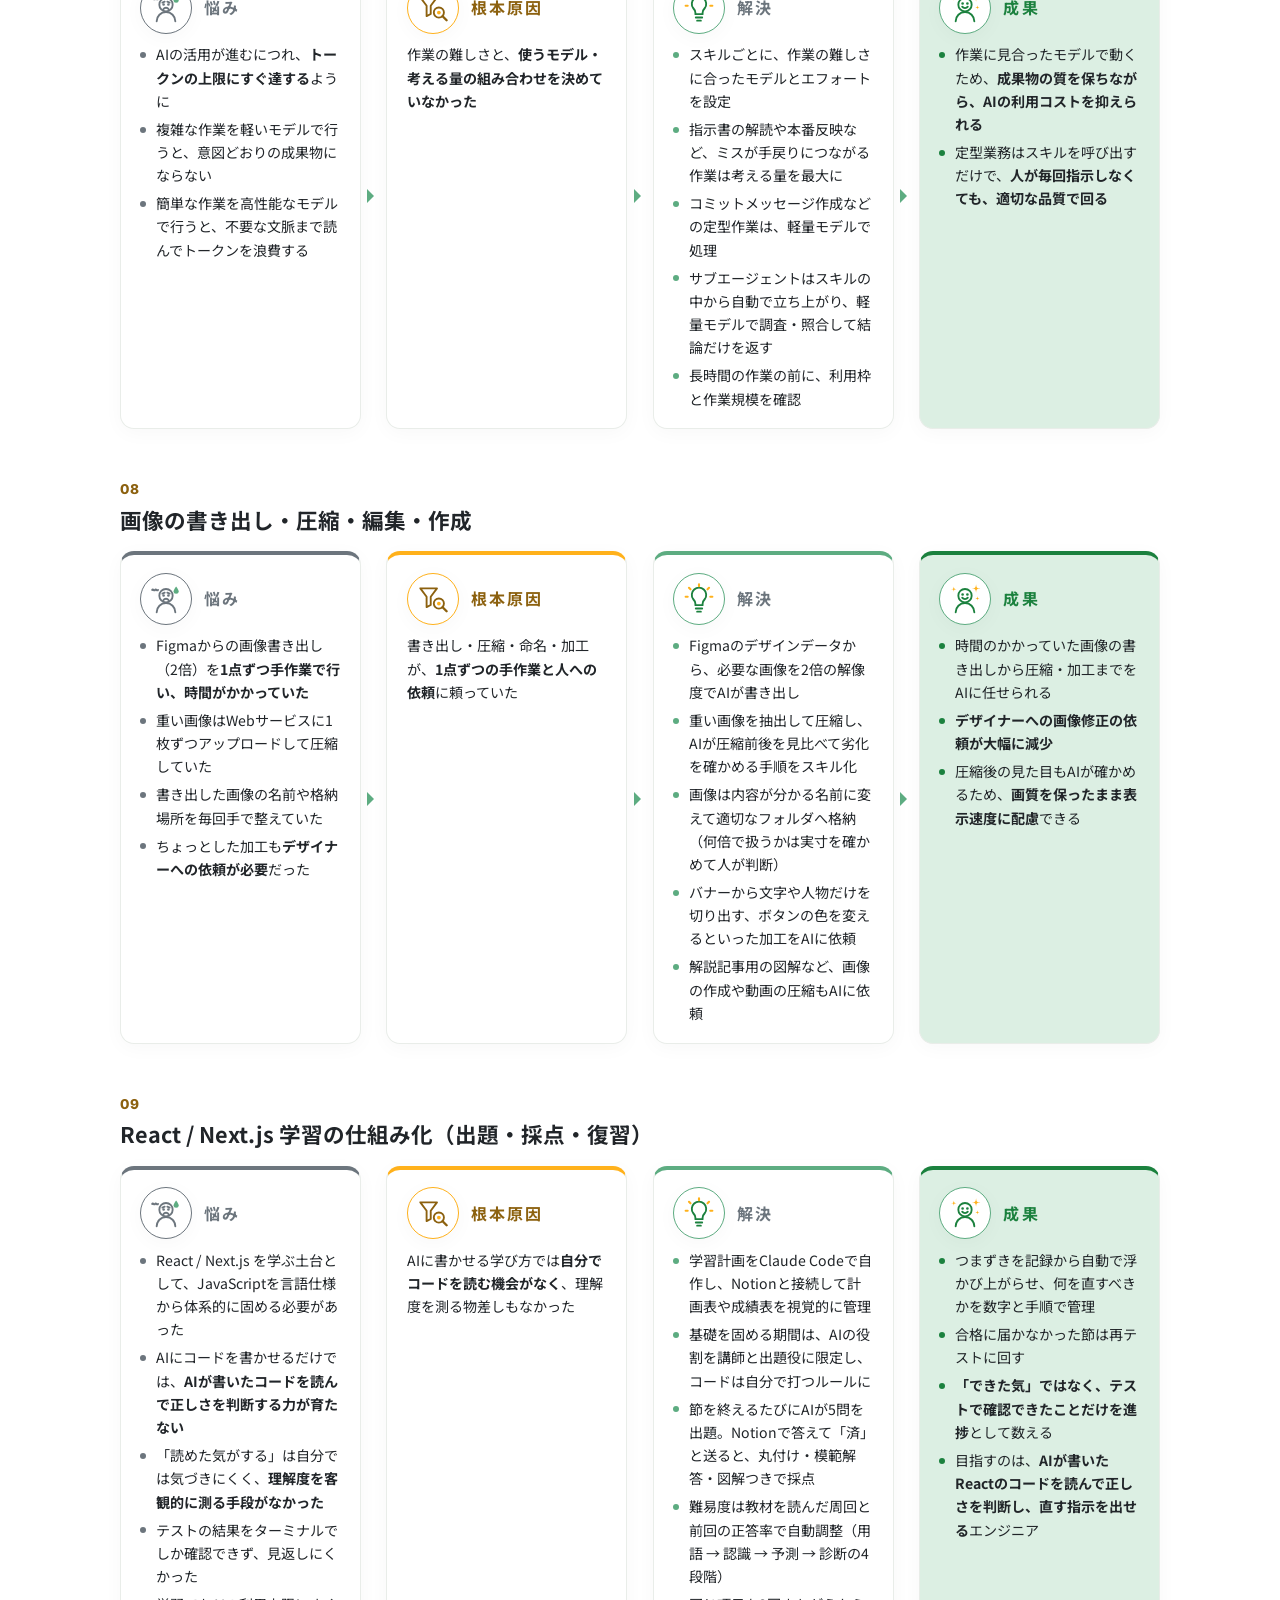
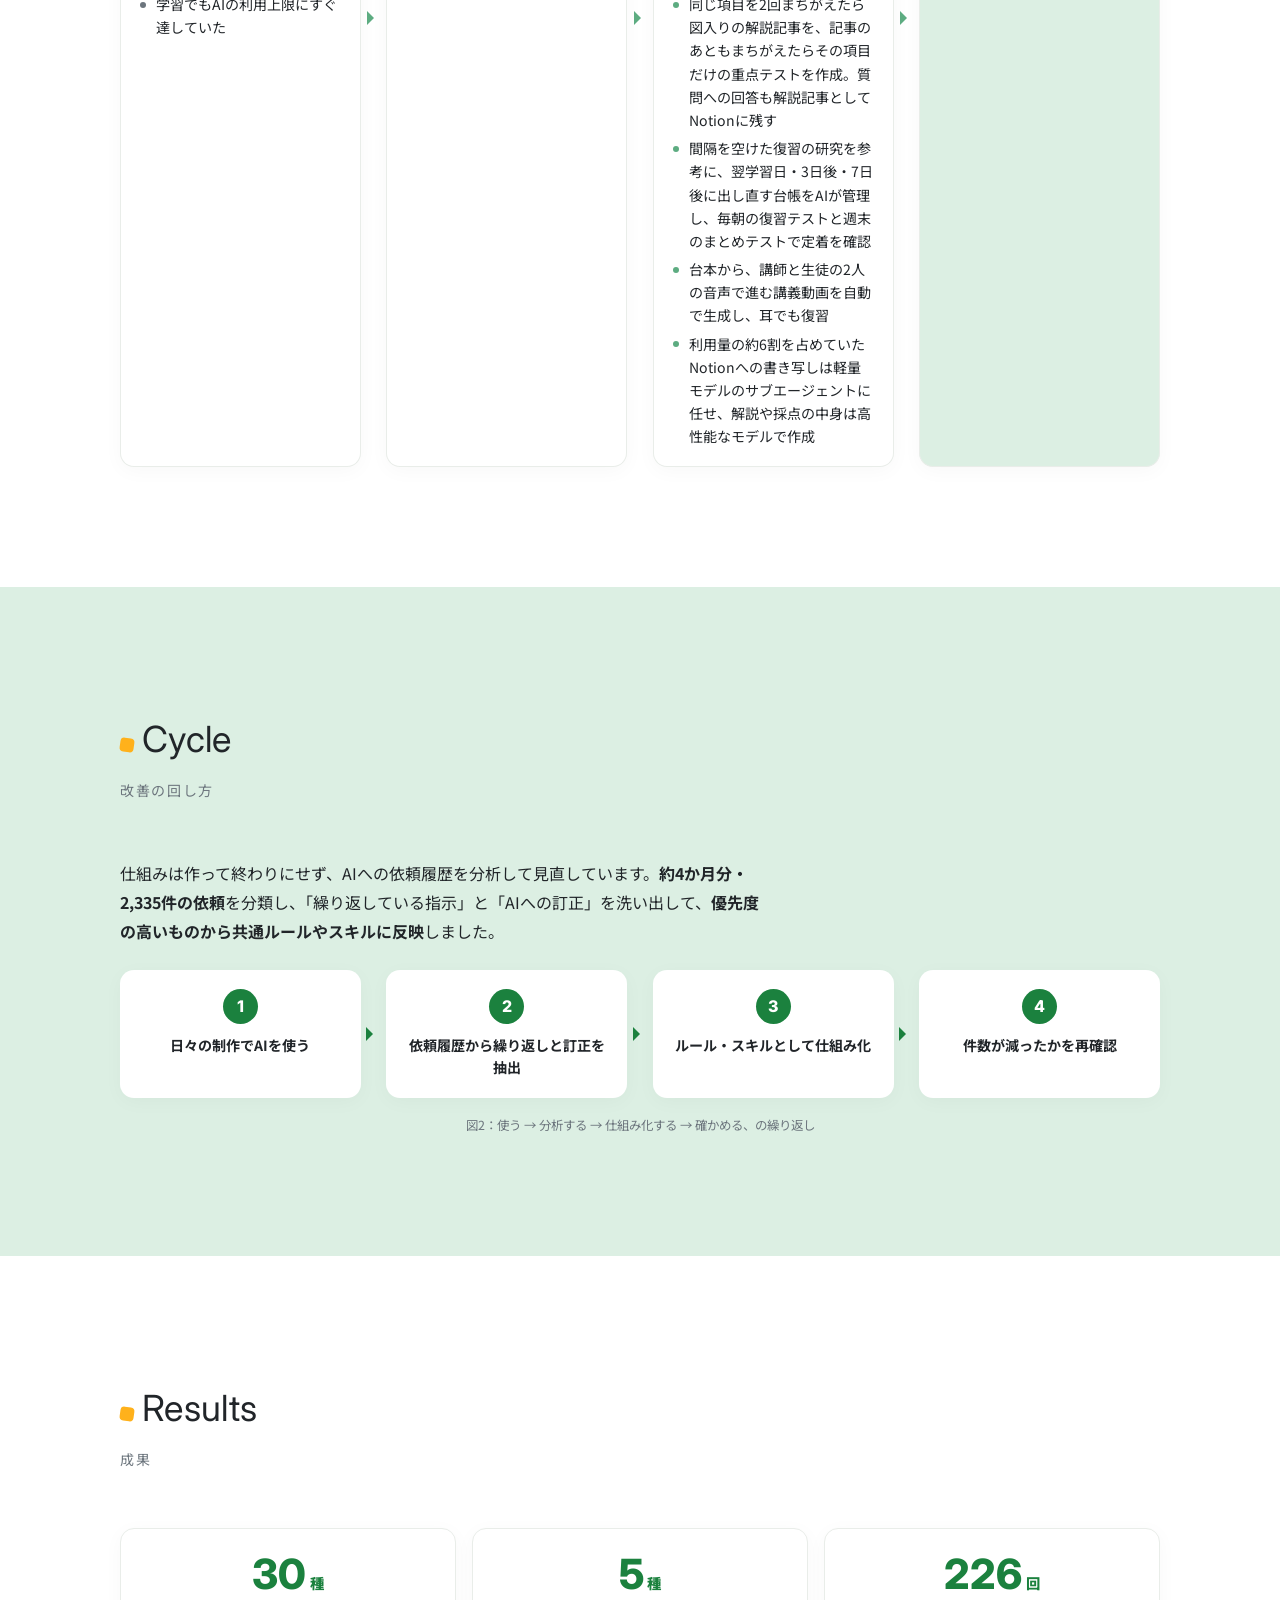
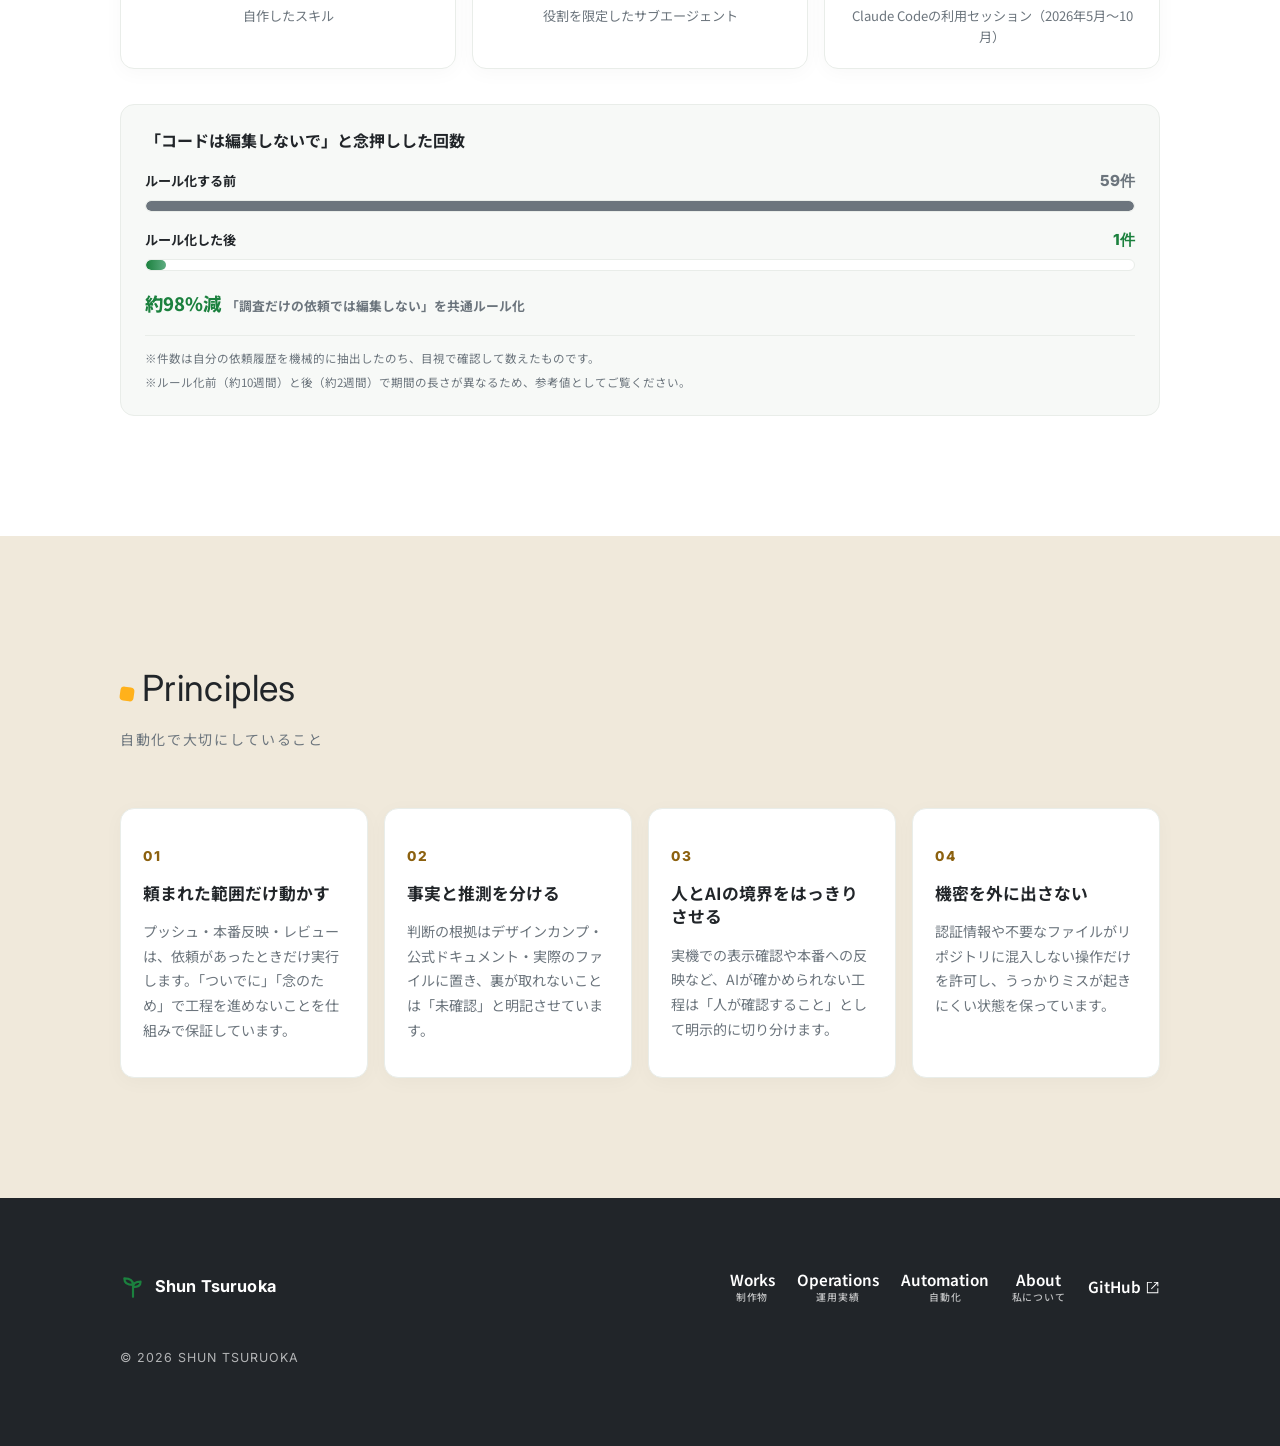
<file: automation.html>
<!DOCTYPE html>
<html lang="ja">
<head>
  <meta charset="UTF-8">
  <meta name="viewport" content="width=device-width, initial-scale=1">
  <link rel="icon" href="assets/images/favicon.svg" type="image/svg+xml">
  <title>Automation Claude Codeによる業務の自動化｜Shun Tsuruoka Portfolio</title>
  <meta name="description" content="鶴岡駿がClaude Codeを使って仕組み化したWeb制作業務の自動化について、悩みの根本原因・解決方法・成果をご紹介します。">
  <link rel="preconnect" href="https://fonts.googleapis.com">
  <link rel="preconnect" href="https://fonts.gstatic.com" crossorigin>
  <link href="https://fonts.googleapis.com/css2?family=Inter:wght@400;600;700;800&family=Noto+Sans+JP:wght@400;500;700&display=swap" rel="stylesheet">
  <link rel="stylesheet" href="assets/css/style.css">
</head>
<body>

  <header class="site-header">
    <div class="wrap site-header__inner">
      <a class="brand" href="index.html" aria-label="トップページへ">
        <svg class="brand__mark" viewBox="0 0 24 24" fill="none" stroke="currentColor" stroke-width="2" stroke-linecap="round" stroke-linejoin="round" aria-hidden="true"><path d="M12 22V11"/><path d="M12 11C12 7 9 5 4 5c0 4 3 6 8 6Z"/><path d="M12 13c0-3 2.5-5 7-5 0 3.5-2.5 5-7 5Z"/></svg>
        <span class="brand__name">Shun Tsuruoka<small>つるおか しゅん</small></span>
      </a>
      <button class="nav-toggle" aria-expanded="false" aria-controls="site-nav" aria-label="メニューを開閉する"><span></span></button>
      <nav class="nav" id="site-nav" aria-label="メインメニュー">
        <ul class="nav__list">
          <li><a class="nav__link" href="works.html">Works<span class="nav__ja">制作物</span></a></li>
          <li><a class="nav__link" href="operations.html">Operations<span class="nav__ja">運用実績</span></a></li>
          <li><a class="nav__link" href="automation.html">Automation<span class="nav__ja">自動化</span></a></li>
          <li><a class="nav__link" href="about.html">About<span class="nav__ja">私について</span></a></li>
          <li><a class="nav__link" href="index.html#contact">Contact<span class="nav__ja">お問い合わせ</span></a></li>
        </ul>
      </nav>
    </div>
  </header>

  <main>
    <section class="page-hero">
      <div class="wrap">
        <h1>Automation</h1>
        <p>Claude Codeによる業務の自動化</p>
      </div>
    </section>

    <!-- ===== Journey ===== -->
    <section class="section section--soil">
      <div class="wrap">
        <div class="section-head reveal">
          <span class="en">Journey</span>
          <span class="ja">AI活用の歩み</span>
        </div>
        <div class="timeline reveal">
          <div class="timeline__item">
            <p class="timeline__year">2025年6月頃</p>
            <p class="timeline__title">Cursorでコードの一部をAIに任せる</p>
            <p class="timeline__desc">開発中のテーマファイルをCursorに読み込ませ、PHPの繰り返し処理やCSSのスタイリング、HTMLのマークアップなど、コードの一部をAIに書いてもらう使い方から始めました。</p>
          </div>
          <div class="timeline__item">
            <p class="timeline__year">2026年5月頃</p>
            <p class="timeline__title">コードを書くこと自体をAIに任せる</p>
            <p class="timeline__desc">AIの進化に合わせて、使い方を大きく変えました。Claude CodeをFigma MCPなどのツールと接続し、デザインデータを直接読み取らせて実装までAIに任せるようにしています。</p>
          </div>
          <div class="timeline__item">
            <p class="timeline__year">現在</p>
            <p class="timeline__title">人は判断に集中し、AIを業務に組み込む</p>
            <p class="timeline__desc">人が担うのは<strong>重要な判断</strong>です。何をAIに任せ、何を人が決め、何をAIにやらせないかを整理し、<strong>スキルや共通ルールとして業務の流れに組み込んでいます</strong>。</p>
          </div>
        </div>
      </div>
    </section>

    <!-- ===== Background ===== -->
    <section class="section">
      <div class="wrap">
        <div class="section-head reveal">
          <span class="en">Background</span>
          <span class="ja">取り組んだ背景と課題</span>
        </div>
        <p class="profile__lead reveal">
          日々のWeb制作では、ディレクターからの修正指示の整理、Gitでのブランチ作成やプッシュ、修正前ファイルの控え、テスト環境へ上げるファイルの洗い出しなど、制作そのものではない定型作業が多く発生します。<br>
          AIコーディングツールを使い始めた当初は、そのたびに「コードは編集しないで」「プッシュだけでマージはしないで」と同じ指示を書き直しており、指示していない箇所までAIが変更してしまうこともありました。<br>
          さらにAIの活用が進むにつれて、トークン（AIの利用量）の上限にすぐ達してしまうことが頻発するようになりました。
        </p>
        <p class="profile__lead reveal">
          そこで、Claude Codeの「スキル（定型業務の手順書）」「サブエージェント（役割を限定したAI）」「フック（特定の操作の直前に自動で動く仕組み）」を組み合わせ、<strong>繰り返す作業と守るべきルールを仕組みとして固定</strong>しました。作業の難しさに合わせてAIのモデルや考える量（エフォート）を切り替え、<strong>品質を落とさずAIの利用コストを抑える設計</strong>にしています。
        </p>

        <ul class="auto-issues reveal" role="list">
          <li class="auto-issue">
            <p class="auto-issue__label">ISSUE 01</p>
            <p class="auto-issue__text">同じ指示を毎回書き直していた</p>
          </li>
          <li class="auto-issue">
            <p class="auto-issue__label">ISSUE 02</p>
            <p class="auto-issue__text">指示していない箇所までAIが変更していた</p>
          </li>
          <li class="auto-issue">
            <p class="auto-issue__label">ISSUE 03</p>
            <p class="auto-issue__text">控え・上げ漏れの確認が人の注意力頼みだった</p>
          </li>
          <li class="auto-issue">
            <p class="auto-issue__label">ISSUE 04</p>
            <p class="auto-issue__text">トークンの上限にすぐ達していた</p>
          </li>
        </ul>
      </div>
    </section>

    <!-- ===== Architecture ===== -->
    <section class="section section--soft">
      <div class="wrap">
        <div class="section-head reveal">
          <span class="en">Architecture</span>
          <span class="ja">仕組みの全体像</span>
        </div>
        <p class="profile__lead reveal">
          1つのAIにすべてを任せず、<strong>「計画と検収」と「実行」を分けています</strong>。メインのAIが依頼を解釈して作業を割り振り、<strong>結果を確認してから私に報告</strong>します。
        </p>

        <figure class="auto-map reveal">
          <div class="auto-map__row">
            <div class="auto-map__node auto-map__node--person">
              <p class="auto-map__role">依頼者（私）</p>
              <p class="auto-map__desc">「指示が来た」「プッシュ」など短い言葉で依頼</p>
            </div>
          </div>
          <div class="auto-map__arrow" aria-hidden="true"></div>
          <div class="auto-map__row">
            <div class="auto-map__node auto-map__node--main">
              <p class="auto-map__role">メインAI</p>
              <p class="auto-map__desc">依頼の解釈・計画・難易度の判定・結果の検収</p>
            </div>
          </div>
          <div class="auto-map__arrow" aria-hidden="true"></div>
          <ul class="auto-map__row auto-map__row--split" role="list">
            <li class="auto-map__node">
              <p class="auto-map__role">スキル<small>30種</small></p>
              <p class="auto-map__desc">指示書の解読、Git操作、デプロイ対象の一覧化など、定型業務の手順書。作業の難しさに応じてモデルとエフォートを指定</p>
            </li>
            <li class="auto-map__node">
              <p class="auto-map__role">サブエージェント<small>5種</small></p>
              <p class="auto-map__desc">コード調査、デザインデータからの数値抽出、実装、規約・文言の照合を分担。スキルの中から自動で立ち上がり、軽量モデルで結論だけを返す</p>
            </li>
            <li class="auto-map__node">
              <p class="auto-map__role">フック<small>自動実行</small></p>
              <p class="auto-map__desc">ファイルを編集する直前に、修正前の原本を自動で退避</p>
            </li>
          </ul>
          <div class="auto-map__base">
            <p class="auto-map__role">共通ルール</p>
            <p class="auto-map__desc">全案件で守る作業原則（依頼された範囲だけ動く・事実と推測を分ける など）</p>
          </div>
          <figcaption class="auto-map__caption">図1：依頼から報告までの役割分担</figcaption>
        </figure>
      </div>
    </section>

    <!-- ===== Cases ===== -->
    <section class="section">
      <div class="wrap">
        <div class="section-head reveal">
          <span class="en">Cases</span>
          <span class="ja">自動化した業務</span>
        </div>
        <p class="profile__lead reveal">
          自分自身やチーム、関わる人の悩みについて、その裏にある<strong>根本原因（本質的なボトルネック）</strong>を探り、解消する仕組みを考えて実行してきました。<br>
          ここでは、悩みを「悩み → 根本原因 → 解決 → 成果」の順に整理し、実際に解決してきた事例をご紹介します。
        </p>

        <div class="auto-cases">
          <article class="auto-case reveal">
            <p class="auto-case__no">01</p>
            <h2 class="auto-case__title">修正指示・チェック指摘の解読</h2>
            <ol class="flow" role="list">
              <li class="flow__step flow__step--issue">
                <div class="flow__head">
                  <span class="flow__icon" aria-hidden="true">
                    <svg viewBox="0 0 24 24" fill="none" stroke-linecap="round" stroke-linejoin="round"><g stroke="currentColor" stroke-width="1.4"><circle cx="12" cy="9.5" r="5"/><path d="M10.2 9.4h.01M13.8 9.4h.01" stroke-width="2"/><path d="M9.3 7.9l1.7-.7M14.7 7.9l-1.7-.7"/><path d="M10 12.9a2.4 2.4 0 0 1 4 0"/><path d="M5 22a7 7 0 0 1 14 0"/><path d="M1.6 5.2c.7-1.3 1.5 1.3 2.2 0s1.5 1.3 2.2 0"/></g><path class="flow__icon-drop" d="M19.6 2.6c1.3 1.8 1.9 2.8 1.9 3.6a1.9 1.9 0 0 1-3.8 0c0-.8.6-1.8 1.9-3.6Z"/></svg>
                  </span>
                  <p class="flow__label">悩み</p>
                </div>
                <ul class="flow__list">
                  <li>指示書に<strong>曖昧な点や抜け漏れがある</strong></li>
                  <li>整理の仕方が毎回ばらばら</li>
                  <li>メモの保存場所が統一されていない</li>
                </ul>
              </li>
              <li class="flow__step flow__step--cause">
                <div class="flow__head">
                  <span class="flow__icon" aria-hidden="true">
                    <svg viewBox="0 0 24 24" fill="none" stroke-linecap="round" stroke-linejoin="round"><g stroke="currentColor" stroke-width="1.4"><path d="M2.5 4h12.5l-4.7 6.3v6.2l-3.1 1.6v-7.8Z"/><circle cx="16.4" cy="15.4" r="3.8"/><path d="M19.2 18.2l3 3" stroke-width="1.8"/></g><circle class="flow__icon-spark" cx="16.4" cy="15.4" r="1.4"/></svg>
                  </span>
                  <p class="flow__label">根本原因</p>
                </div>
                <p class="flow__text">指示を読み解いて残す<strong>手順が決まっておらず</strong>、毎回その場の判断に任せていた</p>
              </li>
              <li class="flow__step flow__step--solve">
                <div class="flow__head">
                  <span class="flow__icon" aria-hidden="true">
                    <svg viewBox="0 0 24 24" fill="none" stroke-linecap="round" stroke-linejoin="round"><g stroke="currentColor" stroke-width="1.4"><path d="M9.3 16.6v-1.1c0-1.5-.7-2.4-1.7-3.5a5.4 5.4 0 1 1 8.8 0c-1 1.1-1.7 2-1.7 3.5v1.1Z"/><path d="M9.6 19.1h4.8M10.6 21.5h2.8"/></g><path class="flow__icon-ray" d="M12 .9v1.5M4.5 3.6l1.1 1.1M19.5 3.6l-1.1 1.1M2 10.3h1.5M20.5 10.3H22"/></svg>
                  </span>
                  <p class="flow__label">解決</p>
                </div>
                <ul class="flow__list">
                  <li>曖昧な点を質問リストに整理</li>
                  <li>修正対象を実際のファイルと照合</li>
                  <li>方針メモとTODOを日付フォルダに保存</li>
                  <li>この段階ではコードを編集しない</li>
                </ul>
              </li>
              <li class="flow__step flow__step--result">
                <div class="flow__head">
                  <span class="flow__icon" aria-hidden="true">
                    <svg viewBox="0 0 24 24" fill="none" stroke-linecap="round" stroke-linejoin="round"><g stroke="currentColor" stroke-width="1.4"><circle cx="12" cy="9.5" r="5"/><path d="M10.2 8.6h.01M13.8 8.6h.01" stroke-width="2"/><path d="M9.9 11a2.6 2.6 0 0 0 4.2 0"/><path d="M5 22a7 7 0 0 1 14 0"/></g><path class="flow__icon-spark" d="M20.3 1C20.68 3.82 20.68 3.82 23.5 4.2C20.68 4.58 20.68 4.58 20.3 7.4C19.92 4.58 19.92 4.58 17.1 4.2C19.92 3.82 19.92 3.82 20.3 1ZM3.6 2.6C3.84 4.36 3.84 4.36 5.6 4.6C3.84 4.84 3.84 4.84 3.6 6.6C3.36 4.84 3.36 4.84 1.6 4.6C3.36 4.36 3.36 4.36 3.6 2.6ZM21.3 10C21.49 11.41 21.49 11.41 22.9 11.6C21.49 11.79 21.49 11.79 21.3 13.2C21.11 11.79 21.11 11.79 19.7 11.6C21.11 11.41 21.11 11.41 21.3 10Z"/></svg>
                  </span>
                  <p class="flow__label">成果</p>
                </div>
                <ul class="flow__list">
                  <li>「指示が来た」の一言で起動</li>
                  <li><strong>日付ごとのフォルダに同じ形式で残る</strong></li>
                  <li>追加指示も既存のメモに追記され、<strong>誰が見ても経緯を追える</strong></li>
                </ul>
              </li>
            </ol>
          </article>

          <article class="auto-case reveal">
            <p class="auto-case__no">02</p>
            <h2 class="auto-case__title">Git運用の型化</h2>
            <ol class="flow" role="list">
              <li class="flow__step flow__step--issue">
                <div class="flow__head">
                  <span class="flow__icon" aria-hidden="true">
                    <svg viewBox="0 0 24 24" fill="none" stroke-linecap="round" stroke-linejoin="round"><g stroke="currentColor" stroke-width="1.4"><circle cx="12" cy="9.5" r="5"/><path d="M10.2 9.4h.01M13.8 9.4h.01" stroke-width="2"/><path d="M9.3 7.9l1.7-.7M14.7 7.9l-1.7-.7"/><path d="M10 12.9a2.4 2.4 0 0 1 4 0"/><path d="M5 22a7 7 0 0 1 14 0"/><path d="M1.6 5.2c.7-1.3 1.5 1.3 2.2 0s1.5 1.3 2.2 0"/></g><path class="flow__icon-drop" d="M19.6 2.6c1.3 1.8 1.9 2.8 1.9 3.6a1.9 1.9 0 0 1-3.8 0c0-.8.6-1.8 1.9-3.6Z"/></svg>
                  </span>
                  <p class="flow__label">悩み</p>
                </div>
                <ul class="flow__list">
                  <li>Git操作はコマンドやエディターのプラグインで一つずつ行っていた</li>
                  <li>タスクを並行すると、ブランチの作り忘れや作業の上書きが起き、mainへ直接コミットしてしまうおそれもあった</li>
                  <li>コミットやプッシュを忘れて作業を共有できず、<strong>パソコンの故障でデータを失ったこともあった</strong></li>
                  <li>「プッシュだけ」「マージはしないで」と<strong>毎回範囲を指定していた</strong></li>
                  <li>不要なファイルを巻き込むおそれがあった</li>
                </ul>
              </li>
              <li class="flow__step flow__step--cause">
                <div class="flow__head">
                  <span class="flow__icon" aria-hidden="true">
                    <svg viewBox="0 0 24 24" fill="none" stroke-linecap="round" stroke-linejoin="round"><g stroke="currentColor" stroke-width="1.4"><path d="M2.5 4h12.5l-4.7 6.3v6.2l-3.1 1.6v-7.8Z"/><circle cx="16.4" cy="15.4" r="3.8"/><path d="M19.2 18.2l3 3" stroke-width="1.8"/></g><circle class="flow__icon-spark" cx="16.4" cy="15.4" r="1.4"/></svg>
                  </span>
                  <p class="flow__label">根本原因</p>
                </div>
                <p class="flow__text">Git操作の<strong>手順と止めどころが決まっておらず</strong>、一つひとつを人の手と記憶に頼っていた</p>
              </li>
              <li class="flow__step flow__step--solve">
                <div class="flow__head">
                  <span class="flow__icon" aria-hidden="true">
                    <svg viewBox="0 0 24 24" fill="none" stroke-linecap="round" stroke-linejoin="round"><g stroke="currentColor" stroke-width="1.4"><path d="M9.3 16.6v-1.1c0-1.5-.7-2.4-1.7-3.5a5.4 5.4 0 1 1 8.8 0c-1 1.1-1.7 2-1.7 3.5v1.1Z"/><path d="M9.6 19.1h4.8M10.6 21.5h2.8"/></g><path class="flow__icon-ray" d="M12 .9v1.5M4.5 3.6l1.1 1.1M19.5 3.6l-1.1 1.1M2 10.3h1.5M20.5 10.3H22"/></svg>
                  </span>
                  <p class="flow__label">解決</p>
                </div>
                <ul class="flow__list">
                  <li>ブランチ作成・コミット・プッシュ・プルリクエストを別々のスキルにし、依頼された工程で必ず止まる設計に</li>
                  <li>mainのまま作業を始めると、変更内容から作業ブランチを作成</li>
                  <li>「プッシュ」「保存」の一言で、作業途中でもGitHubへ退避</li>
                  <li>変更内容からコミットメッセージを自動で作成</li>
                  <li>全ファイルを一括で追加するコマンドを禁止し、機密情報や巨大なファイルの混入を防止</li>
                </ul>
              </li>
              <li class="flow__step flow__step--result">
                <div class="flow__head">
                  <span class="flow__icon" aria-hidden="true">
                    <svg viewBox="0 0 24 24" fill="none" stroke-linecap="round" stroke-linejoin="round"><g stroke="currentColor" stroke-width="1.4"><circle cx="12" cy="9.5" r="5"/><path d="M10.2 8.6h.01M13.8 8.6h.01" stroke-width="2"/><path d="M9.9 11a2.6 2.6 0 0 0 4.2 0"/><path d="M5 22a7 7 0 0 1 14 0"/></g><path class="flow__icon-spark" d="M20.3 1C20.68 3.82 20.68 3.82 23.5 4.2C20.68 4.58 20.68 4.58 20.3 7.4C19.92 4.58 19.92 4.58 17.1 4.2C19.92 3.82 19.92 3.82 20.3 1ZM3.6 2.6C3.84 4.36 3.84 4.36 5.6 4.6C3.84 4.84 3.84 4.84 3.6 6.6C3.36 4.84 3.36 4.84 1.6 4.6C3.36 4.36 3.36 4.36 3.6 2.6ZM21.3 10C21.49 11.41 21.49 11.41 22.9 11.6C21.49 11.79 21.49 11.79 21.3 13.2C21.11 11.79 21.11 11.79 19.7 11.6C21.11 11.41 21.11 11.41 21.3 10Z"/></svg>
                  </span>
                  <p class="flow__label">成果</p>
                </div>
                <ul class="flow__list">
                  <li>アプリを行き来しなくて済むので集中が途切れない</li>
                  <li>操作ミスが大幅に減り、作業も明らかに速くなった</li>
                  <li>並行作業でのブランチの作り忘れや上書き、プッシュ忘れによる<strong>データ消失のリスクを解消</strong></li>
                  <li>コミットメッセージの書き漏れが減少</li>
                  <li>作業範囲の念押しが<strong>9件から2件に減少</strong></li>
                </ul>
              </li>
            </ol>
          </article>

          <article class="auto-case reveal">
            <p class="auto-case__no">03</p>
            <h2 class="auto-case__title">修正前ファイルの自動バックアップ</h2>
            <ol class="flow" role="list">
              <li class="flow__step flow__step--issue">
                <div class="flow__head">
                  <span class="flow__icon" aria-hidden="true">
                    <svg viewBox="0 0 24 24" fill="none" stroke-linecap="round" stroke-linejoin="round"><g stroke="currentColor" stroke-width="1.4"><circle cx="12" cy="9.5" r="5"/><path d="M10.2 9.4h.01M13.8 9.4h.01" stroke-width="2"/><path d="M9.3 7.9l1.7-.7M14.7 7.9l-1.7-.7"/><path d="M10 12.9a2.4 2.4 0 0 1 4 0"/><path d="M5 22a7 7 0 0 1 14 0"/><path d="M1.6 5.2c.7-1.3 1.5 1.3 2.2 0s1.5 1.3 2.2 0"/></g><path class="flow__icon-drop" d="M19.6 2.6c1.3 1.8 1.9 2.8 1.9 3.6a1.9 1.9 0 0 1-3.8 0c0-.8.6-1.8 1.9-3.6Z"/></svg>
                  </span>
                  <p class="flow__label">悩み</p>
                </div>
                <ul class="flow__list">
                  <li>修正前に原本を控えるルールがある</li>
                  <li>AIへの指示が毎回必要</li>
                  <li><strong>同じ再指示が4回続いた</strong></li>
                </ul>
              </li>
              <li class="flow__step flow__step--cause">
                <div class="flow__head">
                  <span class="flow__icon" aria-hidden="true">
                    <svg viewBox="0 0 24 24" fill="none" stroke-linecap="round" stroke-linejoin="round"><g stroke="currentColor" stroke-width="1.4"><path d="M2.5 4h12.5l-4.7 6.3v6.2l-3.1 1.6v-7.8Z"/><circle cx="16.4" cy="15.4" r="3.8"/><path d="M19.2 18.2l3 3" stroke-width="1.8"/></g><circle class="flow__icon-spark" cx="16.4" cy="15.4" r="1.4"/></svg>
                  </span>
                  <p class="flow__label">根本原因</p>
                </div>
                <p class="flow__text">控えを取るかどうかが、<strong>AIへの指示と人の記憶しだい</strong>だった</p>
              </li>
              <li class="flow__step flow__step--solve">
                <div class="flow__head">
                  <span class="flow__icon" aria-hidden="true">
                    <svg viewBox="0 0 24 24" fill="none" stroke-linecap="round" stroke-linejoin="round"><g stroke="currentColor" stroke-width="1.4"><path d="M9.3 16.6v-1.1c0-1.5-.7-2.4-1.7-3.5a5.4 5.4 0 1 1 8.8 0c-1 1.1-1.7 2-1.7 3.5v1.1Z"/><path d="M9.6 19.1h4.8M10.6 21.5h2.8"/></g><path class="flow__icon-ray" d="M12 .9v1.5M4.5 3.6l1.1 1.1M19.5 3.6l-1.1 1.1M2 10.3h1.5M20.5 10.3H22"/></svg>
                  </span>
                  <p class="flow__label">解決</p>
                </div>
                <ul class="flow__list">
                  <li>ファイル編集の直前に自動で動くフックを作成</li>
                  <li>原本を日付フォルダへ自動で退避</li>
                  <li>同じ作業ブランチ内では最初の原本だけを残し、修正前のファイルを特定しやすく</li>
                </ul>
              </li>
              <li class="flow__step flow__step--result">
                <div class="flow__head">
                  <span class="flow__icon" aria-hidden="true">
                    <svg viewBox="0 0 24 24" fill="none" stroke-linecap="round" stroke-linejoin="round"><g stroke="currentColor" stroke-width="1.4"><circle cx="12" cy="9.5" r="5"/><path d="M10.2 8.6h.01M13.8 8.6h.01" stroke-width="2"/><path d="M9.9 11a2.6 2.6 0 0 0 4.2 0"/><path d="M5 22a7 7 0 0 1 14 0"/></g><path class="flow__icon-spark" d="M20.3 1C20.68 3.82 20.68 3.82 23.5 4.2C20.68 4.58 20.68 4.58 20.3 7.4C19.92 4.58 19.92 4.58 17.1 4.2C19.92 3.82 19.92 3.82 20.3 1ZM3.6 2.6C3.84 4.36 3.84 4.36 5.6 4.6C3.84 4.84 3.84 4.84 3.6 6.6C3.36 4.84 3.36 4.84 1.6 4.6C3.36 4.36 3.36 4.36 3.6 2.6ZM21.3 10C21.49 11.41 21.49 11.41 22.9 11.6C21.49 11.79 21.49 11.79 21.3 13.2C21.11 11.79 21.11 11.79 19.7 11.6C21.11 11.41 21.11 11.41 21.3 10Z"/></svg>
                  </span>
                  <p class="flow__label">成果</p>
                </div>
                <ul class="flow__list">
                  <li><strong>指示しなくても控えが必ず残る</strong></li>
                  <li>人の注意力に頼らず、<strong>本番反映のミスをいつでも戻せる</strong></li>
                </ul>
              </li>
            </ol>
          </article>

          <article class="auto-case reveal">
            <p class="auto-case__no">04</p>
            <h2 class="auto-case__title">役割を分けたAIによる品質チェック</h2>
            <ol class="flow" role="list">
              <li class="flow__step flow__step--issue">
                <div class="flow__head">
                  <span class="flow__icon" aria-hidden="true">
                    <svg viewBox="0 0 24 24" fill="none" stroke-linecap="round" stroke-linejoin="round"><g stroke="currentColor" stroke-width="1.4"><circle cx="12" cy="9.5" r="5"/><path d="M10.2 9.4h.01M13.8 9.4h.01" stroke-width="2"/><path d="M9.3 7.9l1.7-.7M14.7 7.9l-1.7-.7"/><path d="M10 12.9a2.4 2.4 0 0 1 4 0"/><path d="M5 22a7 7 0 0 1 14 0"/><path d="M1.6 5.2c.7-1.3 1.5 1.3 2.2 0s1.5 1.3 2.2 0"/></g><path class="flow__icon-drop" d="M19.6 2.6c1.3 1.8 1.9 2.8 1.9 3.6a1.9 1.9 0 0 1-3.8 0c0-.8.6-1.8 1.9-3.6Z"/></svg>
                  </span>
                  <p class="flow__label">悩み</p>
                </div>
                <ul class="flow__list">
                  <li>実装したAI自身の確認では<strong>見落としが残りやすい</strong></li>
                  <li>デザインとの細かなズレは目視頼み</li>
                  <li>文言・リンクの誤りも目視頼み</li>
                </ul>
              </li>
              <li class="flow__step flow__step--cause">
                <div class="flow__head">
                  <span class="flow__icon" aria-hidden="true">
                    <svg viewBox="0 0 24 24" fill="none" stroke-linecap="round" stroke-linejoin="round"><g stroke="currentColor" stroke-width="1.4"><path d="M2.5 4h12.5l-4.7 6.3v6.2l-3.1 1.6v-7.8Z"/><circle cx="16.4" cy="15.4" r="3.8"/><path d="M19.2 18.2l3 3" stroke-width="1.8"/></g><circle class="flow__icon-spark" cx="16.4" cy="15.4" r="1.4"/></svg>
                  </span>
                  <p class="flow__label">根本原因</p>
                </div>
                <p class="flow__text"><strong>実装と確認を同じAIが担い</strong>、細かな照合は人の目視に頼っていた</p>
              </li>
              <li class="flow__step flow__step--solve">
                <div class="flow__head">
                  <span class="flow__icon" aria-hidden="true">
                    <svg viewBox="0 0 24 24" fill="none" stroke-linecap="round" stroke-linejoin="round"><g stroke="currentColor" stroke-width="1.4"><path d="M9.3 16.6v-1.1c0-1.5-.7-2.4-1.7-3.5a5.4 5.4 0 1 1 8.8 0c-1 1.1-1.7 2-1.7 3.5v1.1Z"/><path d="M9.6 19.1h4.8M10.6 21.5h2.8"/></g><path class="flow__icon-ray" d="M12 .9v1.5M4.5 3.6l1.1 1.1M19.5 3.6l-1.1 1.1M2 10.3h1.5M20.5 10.3H22"/></svg>
                  </span>
                  <p class="flow__label">解決</p>
                </div>
                <ul class="flow__list">
                  <li>画面を撮影してデザインカンプと比較</li>
                  <li>別のAIにコードをレビューさせる</li>
                  <li>文言とリンクだけを機械的に照合</li>
                  <li>指摘がなくなるまで繰り返す（上限3巡）</li>
                </ul>
              </li>
              <li class="flow__step flow__step--result">
                <div class="flow__head">
                  <span class="flow__icon" aria-hidden="true">
                    <svg viewBox="0 0 24 24" fill="none" stroke-linecap="round" stroke-linejoin="round"><g stroke="currentColor" stroke-width="1.4"><circle cx="12" cy="9.5" r="5"/><path d="M10.2 8.6h.01M13.8 8.6h.01" stroke-width="2"/><path d="M9.9 11a2.6 2.6 0 0 0 4.2 0"/><path d="M5 22a7 7 0 0 1 14 0"/></g><path class="flow__icon-spark" d="M20.3 1C20.68 3.82 20.68 3.82 23.5 4.2C20.68 4.58 20.68 4.58 20.3 7.4C19.92 4.58 19.92 4.58 17.1 4.2C19.92 3.82 19.92 3.82 20.3 1ZM3.6 2.6C3.84 4.36 3.84 4.36 5.6 4.6C3.84 4.84 3.84 4.84 3.6 6.6C3.36 4.84 3.36 4.84 1.6 4.6C3.36 4.36 3.36 4.36 3.6 2.6ZM21.3 10C21.49 11.41 21.49 11.41 22.9 11.6C21.49 11.79 21.49 11.79 21.3 13.2C21.11 11.79 21.11 11.79 19.7 11.6C21.11 11.41 21.11 11.41 21.3 10Z"/></svg>
                  </span>
                  <p class="flow__label">成果</p>
                </div>
                <ul class="flow__list">
                  <li><strong>観点ごとに抜けなく確認できる</strong></li>
                  <li>チェックは依頼したときだけ動くため、<strong>品質を担保しつつ、確認の工数と待ち時間をコントロール</strong>できる</li>
                </ul>
              </li>
            </ol>
          </article>

          <article class="auto-case reveal">
            <p class="auto-case__no">05</p>
            <h2 class="auto-case__title">アップロード対象・人の作業の一覧化</h2>
            <ol class="flow" role="list">
              <li class="flow__step flow__step--issue">
                <div class="flow__head">
                  <span class="flow__icon" aria-hidden="true">
                    <svg viewBox="0 0 24 24" fill="none" stroke-linecap="round" stroke-linejoin="round"><g stroke="currentColor" stroke-width="1.4"><circle cx="12" cy="9.5" r="5"/><path d="M10.2 9.4h.01M13.8 9.4h.01" stroke-width="2"/><path d="M9.3 7.9l1.7-.7M14.7 7.9l-1.7-.7"/><path d="M10 12.9a2.4 2.4 0 0 1 4 0"/><path d="M5 22a7 7 0 0 1 14 0"/><path d="M1.6 5.2c.7-1.3 1.5 1.3 2.2 0s1.5 1.3 2.2 0"/></g><path class="flow__icon-drop" d="M19.6 2.6c1.3 1.8 1.9 2.8 1.9 3.6a1.9 1.9 0 0 1-3.8 0c0-.8.6-1.8 1.9-3.6Z"/></svg>
                  </span>
                  <p class="flow__label">悩み</p>
                </div>
                <ul class="flow__list">
                  <li>FTPの手動アップロードで<strong>上げ漏れが起きやすい</strong></li>
                  <li>管理画面での設定作業を伝え漏れることがある</li>
                </ul>
              </li>
              <li class="flow__step flow__step--cause">
                <div class="flow__head">
                  <span class="flow__icon" aria-hidden="true">
                    <svg viewBox="0 0 24 24" fill="none" stroke-linecap="round" stroke-linejoin="round"><g stroke="currentColor" stroke-width="1.4"><path d="M2.5 4h12.5l-4.7 6.3v6.2l-3.1 1.6v-7.8Z"/><circle cx="16.4" cy="15.4" r="3.8"/><path d="M19.2 18.2l3 3" stroke-width="1.8"/></g><circle class="flow__icon-spark" cx="16.4" cy="15.4" r="1.4"/></svg>
                  </span>
                  <p class="flow__label">根本原因</p>
                </div>
                <p class="flow__text">アップロード対象と管理画面の作業を、<strong>差分ではなく人の記憶から</strong>洗い出していた</p>
              </li>
              <li class="flow__step flow__step--solve">
                <div class="flow__head">
                  <span class="flow__icon" aria-hidden="true">
                    <svg viewBox="0 0 24 24" fill="none" stroke-linecap="round" stroke-linejoin="round"><g stroke="currentColor" stroke-width="1.4"><path d="M9.3 16.6v-1.1c0-1.5-.7-2.4-1.7-3.5a5.4 5.4 0 1 1 8.8 0c-1 1.1-1.7 2-1.7 3.5v1.1Z"/><path d="M9.6 19.1h4.8M10.6 21.5h2.8"/></g><path class="flow__icon-ray" d="M12 .9v1.5M4.5 3.6l1.1 1.1M19.5 3.6l-1.1 1.1M2 10.3h1.5M20.5 10.3H22"/></svg>
                  </span>
                  <p class="flow__label">解決</p>
                </div>
                <ul class="flow__list">
                  <li>Gitの差分からアップロード対象を自動で洗い出し</li>
                  <li>ファイル・カスタムフィールド設定・固定ページ本文など種類別に一覧化</li>
                  <li>アップロードや本番反映は人が行う線引き</li>
                </ul>
              </li>
              <li class="flow__step flow__step--result">
                <div class="flow__head">
                  <span class="flow__icon" aria-hidden="true">
                    <svg viewBox="0 0 24 24" fill="none" stroke-linecap="round" stroke-linejoin="round"><g stroke="currentColor" stroke-width="1.4"><circle cx="12" cy="9.5" r="5"/><path d="M10.2 8.6h.01M13.8 8.6h.01" stroke-width="2"/><path d="M9.9 11a2.6 2.6 0 0 0 4.2 0"/><path d="M5 22a7 7 0 0 1 14 0"/></g><path class="flow__icon-spark" d="M20.3 1C20.68 3.82 20.68 3.82 23.5 4.2C20.68 4.58 20.68 4.58 20.3 7.4C19.92 4.58 19.92 4.58 17.1 4.2C19.92 3.82 19.92 3.82 20.3 1ZM3.6 2.6C3.84 4.36 3.84 4.36 5.6 4.6C3.84 4.84 3.84 4.84 3.6 6.6C3.36 4.84 3.36 4.84 1.6 4.6C3.36 4.36 3.36 4.36 3.6 2.6ZM21.3 10C21.49 11.41 21.49 11.41 22.9 11.6C21.49 11.79 21.49 11.79 21.3 13.2C21.11 11.79 21.11 11.79 19.7 11.6C21.11 11.41 21.11 11.41 21.3 10Z"/></svg>
                  </span>
                  <p class="flow__label">成果</p>
                </div>
                <ul class="flow__list">
                  <li>反映前に<strong>「何を・どこへ」が一覧で分かる</strong></li>
                  <li><strong>上げ漏れの確認を差分にもとづいて</strong>行える</li>
                </ul>
              </li>
            </ol>
          </article>

          <article class="auto-case reveal">
            <p class="auto-case__no">06</p>
            <h2 class="auto-case__title">作業の中断と再開</h2>
            <ol class="flow" role="list">
              <li class="flow__step flow__step--issue">
                <div class="flow__head">
                  <span class="flow__icon" aria-hidden="true">
                    <svg viewBox="0 0 24 24" fill="none" stroke-linecap="round" stroke-linejoin="round"><g stroke="currentColor" stroke-width="1.4"><circle cx="12" cy="9.5" r="5"/><path d="M10.2 9.4h.01M13.8 9.4h.01" stroke-width="2"/><path d="M9.3 7.9l1.7-.7M14.7 7.9l-1.7-.7"/><path d="M10 12.9a2.4 2.4 0 0 1 4 0"/><path d="M5 22a7 7 0 0 1 14 0"/><path d="M1.6 5.2c.7-1.3 1.5 1.3 2.2 0s1.5 1.3 2.2 0"/></g><path class="flow__icon-drop" d="M19.6 2.6c1.3 1.8 1.9 2.8 1.9 3.6a1.9 1.9 0 0 1-3.8 0c0-.8.6-1.8 1.9-3.6Z"/></svg>
                  </span>
                  <p class="flow__label">悩み</p>
                </div>
                <ul class="flow__list">
                  <li>作業を終えるたびにTODOの更新を依頼</li>
                  <li>「次回スムーズに再開できるように」と<strong>毎回長い説明が必要</strong></li>
                </ul>
              </li>
              <li class="flow__step flow__step--cause">
                <div class="flow__head">
                  <span class="flow__icon" aria-hidden="true">
                    <svg viewBox="0 0 24 24" fill="none" stroke-linecap="round" stroke-linejoin="round"><g stroke="currentColor" stroke-width="1.4"><path d="M2.5 4h12.5l-4.7 6.3v6.2l-3.1 1.6v-7.8Z"/><circle cx="16.4" cy="15.4" r="3.8"/><path d="M19.2 18.2l3 3" stroke-width="1.8"/></g><circle class="flow__icon-spark" cx="16.4" cy="15.4" r="1.4"/></svg>
                  </span>
                  <p class="flow__label">根本原因</p>
                </div>
                <p class="flow__text">再開に必要な情報の<strong>書き残し方が決まっておらず</strong>、毎回説明で補っていた</p>
              </li>
              <li class="flow__step flow__step--solve">
                <div class="flow__head">
                  <span class="flow__icon" aria-hidden="true">
                    <svg viewBox="0 0 24 24" fill="none" stroke-linecap="round" stroke-linejoin="round"><g stroke="currentColor" stroke-width="1.4"><path d="M9.3 16.6v-1.1c0-1.5-.7-2.4-1.7-3.5a5.4 5.4 0 1 1 8.8 0c-1 1.1-1.7 2-1.7 3.5v1.1Z"/><path d="M9.6 19.1h4.8M10.6 21.5h2.8"/></g><path class="flow__icon-ray" d="M12 .9v1.5M4.5 3.6l1.1 1.1M19.5 3.6l-1.1 1.1M2 10.3h1.5M20.5 10.3H22"/></svg>
                  </span>
                  <p class="flow__label">解決</p>
                </div>
                <ul class="flow__list">
                  <li>TODOと方針メモを実態に合わせて更新</li>
                  <li>「済んだこと／次にやること／人が確認すること」を書き直す手順をスキル化</li>
                </ul>
              </li>
              <li class="flow__step flow__step--result">
                <div class="flow__head">
                  <span class="flow__icon" aria-hidden="true">
                    <svg viewBox="0 0 24 24" fill="none" stroke-linecap="round" stroke-linejoin="round"><g stroke="currentColor" stroke-width="1.4"><circle cx="12" cy="9.5" r="5"/><path d="M10.2 8.6h.01M13.8 8.6h.01" stroke-width="2"/><path d="M9.9 11a2.6 2.6 0 0 0 4.2 0"/><path d="M5 22a7 7 0 0 1 14 0"/></g><path class="flow__icon-spark" d="M20.3 1C20.68 3.82 20.68 3.82 23.5 4.2C20.68 4.58 20.68 4.58 20.3 7.4C19.92 4.58 19.92 4.58 17.1 4.2C19.92 3.82 19.92 3.82 20.3 1ZM3.6 2.6C3.84 4.36 3.84 4.36 5.6 4.6C3.84 4.84 3.84 4.84 3.6 6.6C3.36 4.84 3.36 4.84 1.6 4.6C3.36 4.36 3.36 4.36 3.6 2.6ZM21.3 10C21.49 11.41 21.49 11.41 22.9 11.6C21.49 11.79 21.49 11.79 21.3 13.2C21.11 11.79 21.11 11.79 19.7 11.6C21.11 11.41 21.11 11.41 21.3 10Z"/></svg>
                  </span>
                  <p class="flow__label">成果</p>
                </div>
                <ul class="flow__list">
                  <li>引き継ぎの説明が短くなった</li>
                  <li>スキル化後の24件のうち<strong>18件は、「今日はここまで」の一言だけで完了</strong></li>
                </ul>
              </li>
            </ol>
          </article>

          <article class="auto-case reveal">
            <p class="auto-case__no">07</p>
            <h2 class="auto-case__title">作業の難しさに合わせたモデル・エフォートの切り替え</h2>
            <ol class="flow" role="list">
              <li class="flow__step flow__step--issue">
                <div class="flow__head">
                  <span class="flow__icon" aria-hidden="true">
                    <svg viewBox="0 0 24 24" fill="none" stroke-linecap="round" stroke-linejoin="round"><g stroke="currentColor" stroke-width="1.4"><circle cx="12" cy="9.5" r="5"/><path d="M10.2 9.4h.01M13.8 9.4h.01" stroke-width="2"/><path d="M9.3 7.9l1.7-.7M14.7 7.9l-1.7-.7"/><path d="M10 12.9a2.4 2.4 0 0 1 4 0"/><path d="M5 22a7 7 0 0 1 14 0"/><path d="M1.6 5.2c.7-1.3 1.5 1.3 2.2 0s1.5 1.3 2.2 0"/></g><path class="flow__icon-drop" d="M19.6 2.6c1.3 1.8 1.9 2.8 1.9 3.6a1.9 1.9 0 0 1-3.8 0c0-.8.6-1.8 1.9-3.6Z"/></svg>
                  </span>
                  <p class="flow__label">悩み</p>
                </div>
                <ul class="flow__list">
                  <li>AIの活用が進むにつれ、<strong>トークンの上限にすぐ達する</strong>ように</li>
                  <li>複雑な作業を軽いモデルで行うと、意図どおりの成果物にならない</li>
                  <li>簡単な作業を高性能なモデルで行うと、不要な文脈まで読んでトークンを浪費する</li>
                </ul>
              </li>
              <li class="flow__step flow__step--cause">
                <div class="flow__head">
                  <span class="flow__icon" aria-hidden="true">
                    <svg viewBox="0 0 24 24" fill="none" stroke-linecap="round" stroke-linejoin="round"><g stroke="currentColor" stroke-width="1.4"><path d="M2.5 4h12.5l-4.7 6.3v6.2l-3.1 1.6v-7.8Z"/><circle cx="16.4" cy="15.4" r="3.8"/><path d="M19.2 18.2l3 3" stroke-width="1.8"/></g><circle class="flow__icon-spark" cx="16.4" cy="15.4" r="1.4"/></svg>
                  </span>
                  <p class="flow__label">根本原因</p>
                </div>
                <p class="flow__text">作業の難しさと、<strong>使うモデル・考える量の組み合わせを決めていなかった</strong></p>
              </li>
              <li class="flow__step flow__step--solve">
                <div class="flow__head">
                  <span class="flow__icon" aria-hidden="true">
                    <svg viewBox="0 0 24 24" fill="none" stroke-linecap="round" stroke-linejoin="round"><g stroke="currentColor" stroke-width="1.4"><path d="M9.3 16.6v-1.1c0-1.5-.7-2.4-1.7-3.5a5.4 5.4 0 1 1 8.8 0c-1 1.1-1.7 2-1.7 3.5v1.1Z"/><path d="M9.6 19.1h4.8M10.6 21.5h2.8"/></g><path class="flow__icon-ray" d="M12 .9v1.5M4.5 3.6l1.1 1.1M19.5 3.6l-1.1 1.1M2 10.3h1.5M20.5 10.3H22"/></svg>
                  </span>
                  <p class="flow__label">解決</p>
                </div>
                <ul class="flow__list">
                  <li>スキルごとに、作業の難しさに合ったモデルとエフォートを設定</li>
                  <li>指示書の解読や本番反映など、ミスが手戻りにつながる作業は考える量を最大に</li>
                  <li>コミットメッセージ作成などの定型作業は、軽量モデルで処理</li>
                  <li>サブエージェントはスキルの中から自動で立ち上がり、軽量モデルで調査・照合して結論だけを返す</li>
                  <li>長時間の作業の前に、利用枠と作業規模を確認</li>
                </ul>
              </li>
              <li class="flow__step flow__step--result">
                <div class="flow__head">
                  <span class="flow__icon" aria-hidden="true">
                    <svg viewBox="0 0 24 24" fill="none" stroke-linecap="round" stroke-linejoin="round"><g stroke="currentColor" stroke-width="1.4"><circle cx="12" cy="9.5" r="5"/><path d="M10.2 8.6h.01M13.8 8.6h.01" stroke-width="2"/><path d="M9.9 11a2.6 2.6 0 0 0 4.2 0"/><path d="M5 22a7 7 0 0 1 14 0"/></g><path class="flow__icon-spark" d="M20.3 1C20.68 3.82 20.68 3.82 23.5 4.2C20.68 4.58 20.68 4.58 20.3 7.4C19.92 4.58 19.92 4.58 17.1 4.2C19.92 3.82 19.92 3.82 20.3 1ZM3.6 2.6C3.84 4.36 3.84 4.36 5.6 4.6C3.84 4.84 3.84 4.84 3.6 6.6C3.36 4.84 3.36 4.84 1.6 4.6C3.36 4.36 3.36 4.36 3.6 2.6ZM21.3 10C21.49 11.41 21.49 11.41 22.9 11.6C21.49 11.79 21.49 11.79 21.3 13.2C21.11 11.79 21.11 11.79 19.7 11.6C21.11 11.41 21.11 11.41 21.3 10Z"/></svg>
                  </span>
                  <p class="flow__label">成果</p>
                </div>
                <ul class="flow__list">
                  <li>作業に見合ったモデルで動くため、<strong>成果物の質を保ちながら、AIの利用コストを抑えられる</strong></li>
                  <li>定型業務はスキルを呼び出すだけで、<strong>人が毎回指示しなくても、適切な品質で回る</strong></li>
                </ul>
              </li>
            </ol>
          </article>

          <article class="auto-case reveal">
            <p class="auto-case__no">08</p>
            <h2 class="auto-case__title">画像の書き出し・圧縮・編集・作成</h2>
            <ol class="flow" role="list">
              <li class="flow__step flow__step--issue">
                <div class="flow__head">
                  <span class="flow__icon" aria-hidden="true">
                    <svg viewBox="0 0 24 24" fill="none" stroke-linecap="round" stroke-linejoin="round"><g stroke="currentColor" stroke-width="1.4"><circle cx="12" cy="9.5" r="5"/><path d="M10.2 9.4h.01M13.8 9.4h.01" stroke-width="2"/><path d="M9.3 7.9l1.7-.7M14.7 7.9l-1.7-.7"/><path d="M10 12.9a2.4 2.4 0 0 1 4 0"/><path d="M5 22a7 7 0 0 1 14 0"/><path d="M1.6 5.2c.7-1.3 1.5 1.3 2.2 0s1.5 1.3 2.2 0"/></g><path class="flow__icon-drop" d="M19.6 2.6c1.3 1.8 1.9 2.8 1.9 3.6a1.9 1.9 0 0 1-3.8 0c0-.8.6-1.8 1.9-3.6Z"/></svg>
                  </span>
                  <p class="flow__label">悩み</p>
                </div>
                <ul class="flow__list">
                  <li>Figmaからの画像書き出し（2倍）を<strong>1点ずつ手作業で行い、時間がかかっていた</strong></li>
                  <li>重い画像はWebサービスに1枚ずつアップロードして圧縮していた</li>
                  <li>書き出した画像の名前や格納場所を毎回手で整えていた</li>
                  <li>ちょっとした加工も<strong>デザイナーへの依頼が必要</strong>だった</li>
                </ul>
              </li>
              <li class="flow__step flow__step--cause">
                <div class="flow__head">
                  <span class="flow__icon" aria-hidden="true">
                    <svg viewBox="0 0 24 24" fill="none" stroke-linecap="round" stroke-linejoin="round"><g stroke="currentColor" stroke-width="1.4"><path d="M2.5 4h12.5l-4.7 6.3v6.2l-3.1 1.6v-7.8Z"/><circle cx="16.4" cy="15.4" r="3.8"/><path d="M19.2 18.2l3 3" stroke-width="1.8"/></g><circle class="flow__icon-spark" cx="16.4" cy="15.4" r="1.4"/></svg>
                  </span>
                  <p class="flow__label">根本原因</p>
                </div>
                <p class="flow__text">書き出し・圧縮・命名・加工が、<strong>1点ずつの手作業と人への依頼</strong>に頼っていた</p>
              </li>
              <li class="flow__step flow__step--solve">
                <div class="flow__head">
                  <span class="flow__icon" aria-hidden="true">
                    <svg viewBox="0 0 24 24" fill="none" stroke-linecap="round" stroke-linejoin="round"><g stroke="currentColor" stroke-width="1.4"><path d="M9.3 16.6v-1.1c0-1.5-.7-2.4-1.7-3.5a5.4 5.4 0 1 1 8.8 0c-1 1.1-1.7 2-1.7 3.5v1.1Z"/><path d="M9.6 19.1h4.8M10.6 21.5h2.8"/></g><path class="flow__icon-ray" d="M12 .9v1.5M4.5 3.6l1.1 1.1M19.5 3.6l-1.1 1.1M2 10.3h1.5M20.5 10.3H22"/></svg>
                  </span>
                  <p class="flow__label">解決</p>
                </div>
                <ul class="flow__list">
                  <li>Figmaのデザインデータから、必要な画像を2倍の解像度でAIが書き出し</li>
                  <li>重い画像を抽出して圧縮し、AIが圧縮前後を見比べて劣化を確かめる手順をスキル化</li>
                  <li>画像は内容が分かる名前に変えて適切なフォルダへ格納（何倍で扱うかは実寸を確かめて人が判断）</li>
                  <li>バナーから文字や人物だけを切り出す、ボタンの色を変えるといった加工をAIに依頼</li>
                  <li>解説記事用の図解など、画像の作成や動画の圧縮もAIに依頼</li>
                </ul>
              </li>
              <li class="flow__step flow__step--result">
                <div class="flow__head">
                  <span class="flow__icon" aria-hidden="true">
                    <svg viewBox="0 0 24 24" fill="none" stroke-linecap="round" stroke-linejoin="round"><g stroke="currentColor" stroke-width="1.4"><circle cx="12" cy="9.5" r="5"/><path d="M10.2 8.6h.01M13.8 8.6h.01" stroke-width="2"/><path d="M9.9 11a2.6 2.6 0 0 0 4.2 0"/><path d="M5 22a7 7 0 0 1 14 0"/></g><path class="flow__icon-spark" d="M20.3 1C20.68 3.82 20.68 3.82 23.5 4.2C20.68 4.58 20.68 4.58 20.3 7.4C19.92 4.58 19.92 4.58 17.1 4.2C19.92 3.82 19.92 3.82 20.3 1ZM3.6 2.6C3.84 4.36 3.84 4.36 5.6 4.6C3.84 4.84 3.84 4.84 3.6 6.6C3.36 4.84 3.36 4.84 1.6 4.6C3.36 4.36 3.36 4.36 3.6 2.6ZM21.3 10C21.49 11.41 21.49 11.41 22.9 11.6C21.49 11.79 21.49 11.79 21.3 13.2C21.11 11.79 21.11 11.79 19.7 11.6C21.11 11.41 21.11 11.41 21.3 10Z"/></svg>
                  </span>
                  <p class="flow__label">成果</p>
                </div>
                <ul class="flow__list">
                  <li>時間のかかっていた画像の書き出しから圧縮・加工までをAIに任せられる</li>
                  <li><strong>デザイナーへの画像修正の依頼が大幅に減少</strong></li>
                  <li>圧縮後の見た目もAIが確かめるため、<strong>画質を保ったまま表示速度に配慮</strong>できる</li>
                </ul>
              </li>
            </ol>
          </article>

          <article class="auto-case reveal">
            <p class="auto-case__no">09</p>
            <h2 class="auto-case__title">React / Next.js 学習の仕組み化（出題・採点・復習）</h2>
            <ol class="flow" role="list">
              <li class="flow__step flow__step--issue">
                <div class="flow__head">
                  <span class="flow__icon" aria-hidden="true">
                    <svg viewBox="0 0 24 24" fill="none" stroke-linecap="round" stroke-linejoin="round"><g stroke="currentColor" stroke-width="1.4"><circle cx="12" cy="9.5" r="5"/><path d="M10.2 9.4h.01M13.8 9.4h.01" stroke-width="2"/><path d="M9.3 7.9l1.7-.7M14.7 7.9l-1.7-.7"/><path d="M10 12.9a2.4 2.4 0 0 1 4 0"/><path d="M5 22a7 7 0 0 1 14 0"/><path d="M1.6 5.2c.7-1.3 1.5 1.3 2.2 0s1.5 1.3 2.2 0"/></g><path class="flow__icon-drop" d="M19.6 2.6c1.3 1.8 1.9 2.8 1.9 3.6a1.9 1.9 0 0 1-3.8 0c0-.8.6-1.8 1.9-3.6Z"/></svg>
                  </span>
                  <p class="flow__label">悩み</p>
                </div>
                <ul class="flow__list">
                  <li>React / Next.js を学ぶ土台として、JavaScriptを言語仕様から体系的に固める必要があった</li>
                  <li>AIにコードを書かせるだけでは、<strong>AIが書いたコードを読んで正しさを判断する力が育たない</strong></li>
                  <li>「読めた気がする」は自分では気づきにくく、<strong>理解度を客観的に測る手段がなかった</strong></li>
                  <li>テストの結果をターミナルでしか確認できず、見返しにくかった</li>
                  <li>学習でもAIの利用上限にすぐ達していた</li>
                </ul>
              </li>
              <li class="flow__step flow__step--cause">
                <div class="flow__head">
                  <span class="flow__icon" aria-hidden="true">
                    <svg viewBox="0 0 24 24" fill="none" stroke-linecap="round" stroke-linejoin="round"><g stroke="currentColor" stroke-width="1.4"><path d="M2.5 4h12.5l-4.7 6.3v6.2l-3.1 1.6v-7.8Z"/><circle cx="16.4" cy="15.4" r="3.8"/><path d="M19.2 18.2l3 3" stroke-width="1.8"/></g><circle class="flow__icon-spark" cx="16.4" cy="15.4" r="1.4"/></svg>
                  </span>
                  <p class="flow__label">根本原因</p>
                </div>
                <p class="flow__text">AIに書かせる学び方では<strong>自分でコードを読む機会がなく</strong>、理解度を測る物差しもなかった</p>
              </li>
              <li class="flow__step flow__step--solve">
                <div class="flow__head">
                  <span class="flow__icon" aria-hidden="true">
                    <svg viewBox="0 0 24 24" fill="none" stroke-linecap="round" stroke-linejoin="round"><g stroke="currentColor" stroke-width="1.4"><path d="M9.3 16.6v-1.1c0-1.5-.7-2.4-1.7-3.5a5.4 5.4 0 1 1 8.8 0c-1 1.1-1.7 2-1.7 3.5v1.1Z"/><path d="M9.6 19.1h4.8M10.6 21.5h2.8"/></g><path class="flow__icon-ray" d="M12 .9v1.5M4.5 3.6l1.1 1.1M19.5 3.6l-1.1 1.1M2 10.3h1.5M20.5 10.3H22"/></svg>
                  </span>
                  <p class="flow__label">解決</p>
                </div>
                <ul class="flow__list">
                  <li>学習計画をClaude Codeで自作し、Notionと接続して計画表や成績表を視覚的に管理</li>
                  <li>基礎を固める期間は、AIの役割を講師と出題役に限定し、コードは自分で打つルールに</li>
                  <li>節を終えるたびにAIが5問を出題。Notionで答えて「済」と送ると、丸付け・模範解答・図解つきで採点</li>
                  <li>難易度は教材を読んだ周回と前回の正答率で自動調整（用語 → 認識 → 予測 → 診断の4段階）</li>
                  <li>同じ項目を2回まちがえたら図入りの解説記事を、記事のあともまちがえたらその項目だけの重点テストを作成。質問への回答も解説記事としてNotionに残す</li>
                  <li>間隔を空けた復習の研究を参考に、翌学習日・3日後・7日後に出し直す台帳をAIが管理し、毎朝の復習テストと週末のまとめテストで定着を確認</li>
                  <li>台本から、講師と生徒の2人の音声で進む講義動画を自動で生成し、耳でも復習</li>
                  <li>利用量の約6割を占めていたNotionへの書き写しは軽量モデルのサブエージェントに任せ、解説や採点の中身は高性能なモデルで作成</li>
                </ul>
              </li>
              <li class="flow__step flow__step--result">
                <div class="flow__head">
                  <span class="flow__icon" aria-hidden="true">
                    <svg viewBox="0 0 24 24" fill="none" stroke-linecap="round" stroke-linejoin="round"><g stroke="currentColor" stroke-width="1.4"><circle cx="12" cy="9.5" r="5"/><path d="M10.2 8.6h.01M13.8 8.6h.01" stroke-width="2"/><path d="M9.9 11a2.6 2.6 0 0 0 4.2 0"/><path d="M5 22a7 7 0 0 1 14 0"/></g><path class="flow__icon-spark" d="M20.3 1C20.68 3.82 20.68 3.82 23.5 4.2C20.68 4.58 20.68 4.58 20.3 7.4C19.92 4.58 19.92 4.58 17.1 4.2C19.92 3.82 19.92 3.82 20.3 1ZM3.6 2.6C3.84 4.36 3.84 4.36 5.6 4.6C3.84 4.84 3.84 4.84 3.6 6.6C3.36 4.84 3.36 4.84 1.6 4.6C3.36 4.36 3.36 4.36 3.6 2.6ZM21.3 10C21.49 11.41 21.49 11.41 22.9 11.6C21.49 11.79 21.49 11.79 21.3 13.2C21.11 11.79 21.11 11.79 19.7 11.6C21.11 11.41 21.11 11.41 21.3 10Z"/></svg>
                  </span>
                  <p class="flow__label">成果</p>
                </div>
                <ul class="flow__list">
                  <li>つまずきを記録から自動で浮かび上がらせ、何を直すべきかを数字と手順で管理</li>
                  <li>合格に届かなかった節は再テストに回す</li>
                  <li><strong>「できた気」ではなく、テストで確認できたことだけを進捗</strong>として数える</li>
                  <li>目指すのは、<strong>AIが書いたReactのコードを読んで正しさを判断し、直す指示を出せる</strong>エンジニア</li>
                </ul>
              </li>
            </ol>
          </article>
        </div>
      </div>
    </section>

    <!-- ===== Cycle ===== -->
    <section class="section section--leaf">
      <div class="wrap">
        <div class="section-head reveal">
          <span class="en">Cycle</span>
          <span class="ja">改善の回し方</span>
        </div>
        <p class="profile__lead reveal">
          仕組みは作って終わりにせず、AIへの依頼履歴を分析して見直しています。<strong>約4か月分・2,335件の依頼</strong>を分類し、「繰り返している指示」と「AIへの訂正」を洗い出して、<strong>優先度の高いものから共通ルールやスキルに反映</strong>しました。
        </p>
        <figure class="cycle reveal">
          <ol class="cycle__list" role="list">
            <li class="cycle__step"><span class="cycle__no">1</span><p class="cycle__text">日々の制作でAIを使う</p></li>
            <li class="cycle__step"><span class="cycle__no">2</span><p class="cycle__text">依頼履歴から繰り返しと訂正を抽出</p></li>
            <li class="cycle__step"><span class="cycle__no">3</span><p class="cycle__text">ルール・スキルとして仕組み化</p></li>
            <li class="cycle__step"><span class="cycle__no">4</span><p class="cycle__text">件数が減ったかを再確認</p></li>
          </ol>
          <figcaption class="auto-map__caption">図2：使う → 分析する → 仕組み化する → 確かめる、の繰り返し</figcaption>
        </figure>
      </div>
    </section>

    <!-- ===== Results ===== -->
    <section class="section">
      <div class="wrap">
        <div class="section-head reveal">
          <span class="en">Results</span>
          <span class="ja">成果</span>
        </div>

        <ul class="auto-stats reveal" role="list">
          <li class="auto-stat">
            <p class="auto-stat__num">30<small>種</small></p>
            <p class="auto-stat__label">自作したスキル</p>
          </li>
          <li class="auto-stat">
            <p class="auto-stat__num">5<small>種</small></p>
            <p class="auto-stat__label">役割を限定したサブエージェント</p>
          </li>
          <li class="auto-stat">
            <p class="auto-stat__num">226<small>回</small></p>
            <p class="auto-stat__label">Claude Codeの利用セッション（2026年5月〜10月）</p>
          </li>
        </ul>

        <div class="effort auto-effort reveal">
          <h3 class="effort__title">「コードは編集しないで」と念押しした回数</h3>
          <ul class="effort__bars" role="list">
            <li class="effort__row effort__row--base">
              <div class="effort__head">
                <span class="effort__label">ルール化する前</span>
                <span class="effort__hours">59件</span>
              </div>
              <div class="effort__bar" aria-hidden="true"><span class="effort__fill" style="width:100%"></span></div>
            </li>
            <li class="effort__row">
              <div class="effort__head">
                <span class="effort__label">ルール化した後</span>
                <span class="effort__hours">1件</span>
              </div>
              <div class="effort__bar" aria-hidden="true"><span class="effort__fill" style="width:2%"></span></div>
            </li>
          </ul>
          <p class="effort__rate">約98%減<small>「調査だけの依頼では編集しない」を共通ルール化</small></p>
          <ul class="effort__notes" role="list">
            <li>件数は自分の依頼履歴を機械的に抽出したのち、目視で確認して数えたものです。</li>
            <li>ルール化前（約10週間）と後（約2週間）で期間の長さが異なるため、参考値としてご覧ください。</li>
          </ul>
        </div>
      </div>
    </section>

    <!-- ===== Principles ===== -->
    <section class="section section--soil">
      <div class="wrap">
        <div class="section-head reveal">
          <span class="en">Principles</span>
          <span class="ja">自動化で大切にしていること</span>
        </div>
        <div class="values reveal">
          <div class="value">
            <p class="value__no">01</p>
            <h3 class="value__title">頼まれた範囲だけ動かす</h3>
            <p class="value__desc">プッシュ・本番反映・レビューは、依頼があったときだけ実行します。「ついでに」「念のため」で工程を進めないことを仕組みで保証しています。</p>
          </div>
          <div class="value">
            <p class="value__no">02</p>
            <h3 class="value__title">事実と推測を分ける</h3>
            <p class="value__desc">判断の根拠はデザインカンプ・公式ドキュメント・実際のファイルに置き、裏が取れないことは「未確認」と明記させています。</p>
          </div>
          <div class="value">
            <p class="value__no">03</p>
            <h3 class="value__title">人とAIの境界をはっきりさせる</h3>
            <p class="value__desc">実機での表示確認や本番への反映など、AIが確かめられない工程は「人が確認すること」として明示的に切り分けます。</p>
          </div>
          <div class="value">
            <p class="value__no">04</p>
            <h3 class="value__title">機密を外に出さない</h3>
            <p class="value__desc">認証情報や不要なファイルがリポジトリに混入しない操作だけを許可し、うっかりミスが起きにくい状態を保っています。</p>
          </div>
        </div>
      </div>
    </section>
  </main>

  <footer class="site-footer">
    <div class="wrap site-footer__inner">
      <a class="brand" href="index.html" aria-label="トップページへ">
        <svg class="brand__mark" viewBox="0 0 24 24" fill="none" stroke="currentColor" stroke-width="2" stroke-linecap="round" stroke-linejoin="round" aria-hidden="true"><path d="M12 22V11"/><path d="M12 11C12 7 9 5 4 5c0 4 3 6 8 6Z"/><path d="M12 13c0-3 2.5-5 7-5 0 3.5-2.5 5-7 5Z"/></svg>
        <span class="brand__name">Shun Tsuruoka</span>
      </a>
      <nav aria-label="フッターメニュー">
        <ul class="nav__list">
          <li><a class="nav__link" href="works.html">Works<span class="nav__ja">制作物</span></a></li>
          <li><a class="nav__link" href="operations.html">Operations<span class="nav__ja">運用実績</span></a></li>
          <li><a class="nav__link" href="automation.html">Automation<span class="nav__ja">自動化</span></a></li>
          <li><a class="nav__link" href="about.html">About<span class="nav__ja">私について</span></a></li>
          <li><a class="nav__link" href="https://github.com/Tsurushun617" target="_blank" rel="noopener noreferrer">GitHub</a></li>
        </ul>
      </nav>
      <p class="site-footer__copy">© 2026 SHUN TSURUOKA</p>
    </div>
  </footer>

  <script src="assets/js/works-data.js"></script>
  <script src="assets/js/main.js"></script>
</body>
</html>
</file>
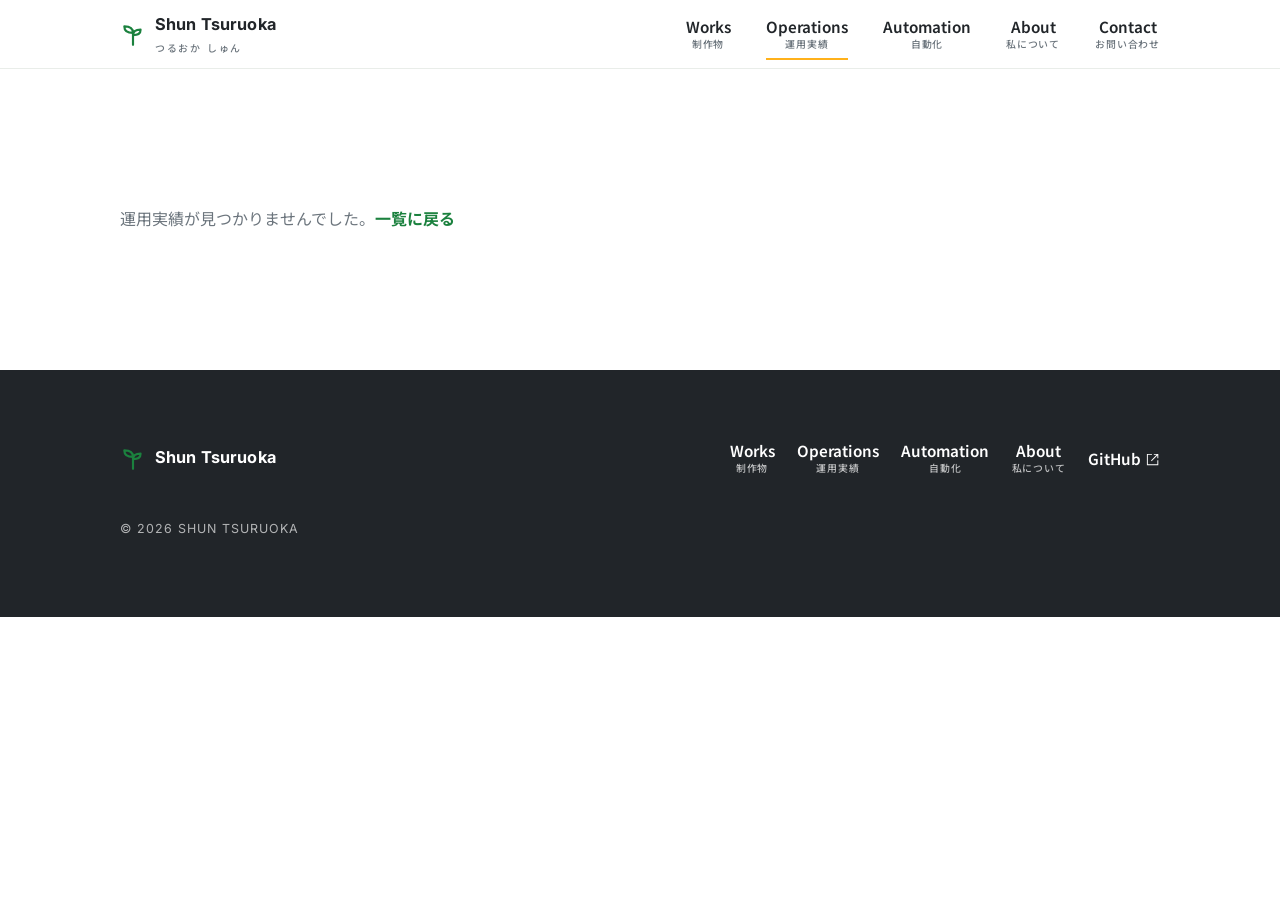
<file: operation.html>
<!DOCTYPE html>
<html lang="ja">
<head>
  <meta charset="UTF-8">
  <meta name="viewport" content="width=device-width, initial-scale=1">
  <link rel="icon" href="assets/images/favicon.svg" type="image/svg+xml">
  <title>運用実績詳細｜Shun Tsuruoka Portfolio</title>
  <meta name="description" content="公開後に担当したWebサイト運用の詳細ページです。">
  <link rel="preconnect" href="https://fonts.googleapis.com">
  <link rel="preconnect" href="https://fonts.gstatic.com" crossorigin>
  <link href="https://fonts.googleapis.com/css2?family=Inter:wght@400;600;700;800&family=Noto+Sans+JP:wght@400;500;700&display=swap" rel="stylesheet">
  <link rel="stylesheet" href="assets/css/style.css">
</head>
<body>

  <header class="site-header">
    <div class="wrap site-header__inner">
      <a class="brand" href="index.html" aria-label="トップページへ">
        <svg class="brand__mark" viewBox="0 0 24 24" fill="none" stroke="currentColor" stroke-width="2" stroke-linecap="round" stroke-linejoin="round" aria-hidden="true"><path d="M12 22V11"/><path d="M12 11C12 7 9 5 4 5c0 4 3 6 8 6Z"/><path d="M12 13c0-3 2.5-5 7-5 0 3.5-2.5 5-7 5Z"/></svg>
        <span class="brand__name">Shun Tsuruoka<small>つるおか しゅん</small></span>
      </a>
      <button class="nav-toggle" aria-expanded="false" aria-controls="site-nav" aria-label="メニューを開閉する"><span></span></button>
      <nav class="nav" id="site-nav" aria-label="メインメニュー">
        <ul class="nav__list">
          <li><a class="nav__link" href="works.html">Works<span class="nav__ja">制作物</span></a></li>
          <li><a class="nav__link" href="operations.html">Operations<span class="nav__ja">運用実績</span></a></li>
          <li><a class="nav__link" href="automation.html">Automation<span class="nav__ja">自動化</span></a></li>
          <li><a class="nav__link" href="about.html">About<span class="nav__ja">私について</span></a></li>
          <li><a class="nav__link" href="index.html#contact">Contact<span class="nav__ja">お問い合わせ</span></a></li>
        </ul>
      </nav>
    </div>
  </header>

  <main>
    <section class="section">
      <div class="wrap" data-operation-detail>
        <noscript><p>このページの表示にはJavaScriptが必要です。<a href="operations.html">運用実績一覧へ戻る</a></p></noscript>
      </div>
    </section>
  </main>

  <footer class="site-footer">
    <div class="wrap site-footer__inner">
      <a class="brand" href="index.html" aria-label="トップページへ">
        <svg class="brand__mark" viewBox="0 0 24 24" fill="none" stroke="currentColor" stroke-width="2" stroke-linecap="round" stroke-linejoin="round" aria-hidden="true"><path d="M12 22V11"/><path d="M12 11C12 7 9 5 4 5c0 4 3 6 8 6Z"/><path d="M12 13c0-3 2.5-5 7-5 0 3.5-2.5 5-7 5Z"/></svg>
        <span class="brand__name">Shun Tsuruoka</span>
      </a>
      <nav aria-label="フッターメニュー">
        <ul class="nav__list">
          <li><a class="nav__link" href="works.html">Works<span class="nav__ja">制作物</span></a></li>
          <li><a class="nav__link" href="operations.html">Operations<span class="nav__ja">運用実績</span></a></li>
          <li><a class="nav__link" href="automation.html">Automation<span class="nav__ja">自動化</span></a></li>
          <li><a class="nav__link" href="about.html">About<span class="nav__ja">私について</span></a></li>
          <li><a class="nav__link" href="https://github.com/Tsurushun617" target="_blank" rel="noopener noreferrer">GitHub</a></li>
        </ul>
      </nav>
      <p class="site-footer__copy">© 2026 SHUN TSURUOKA</p>
    </div>
  </footer>

  <script src="assets/js/operations-data.js"></script>
  <script src="assets/js/main.js"></script>
</body>
</html>
</file>
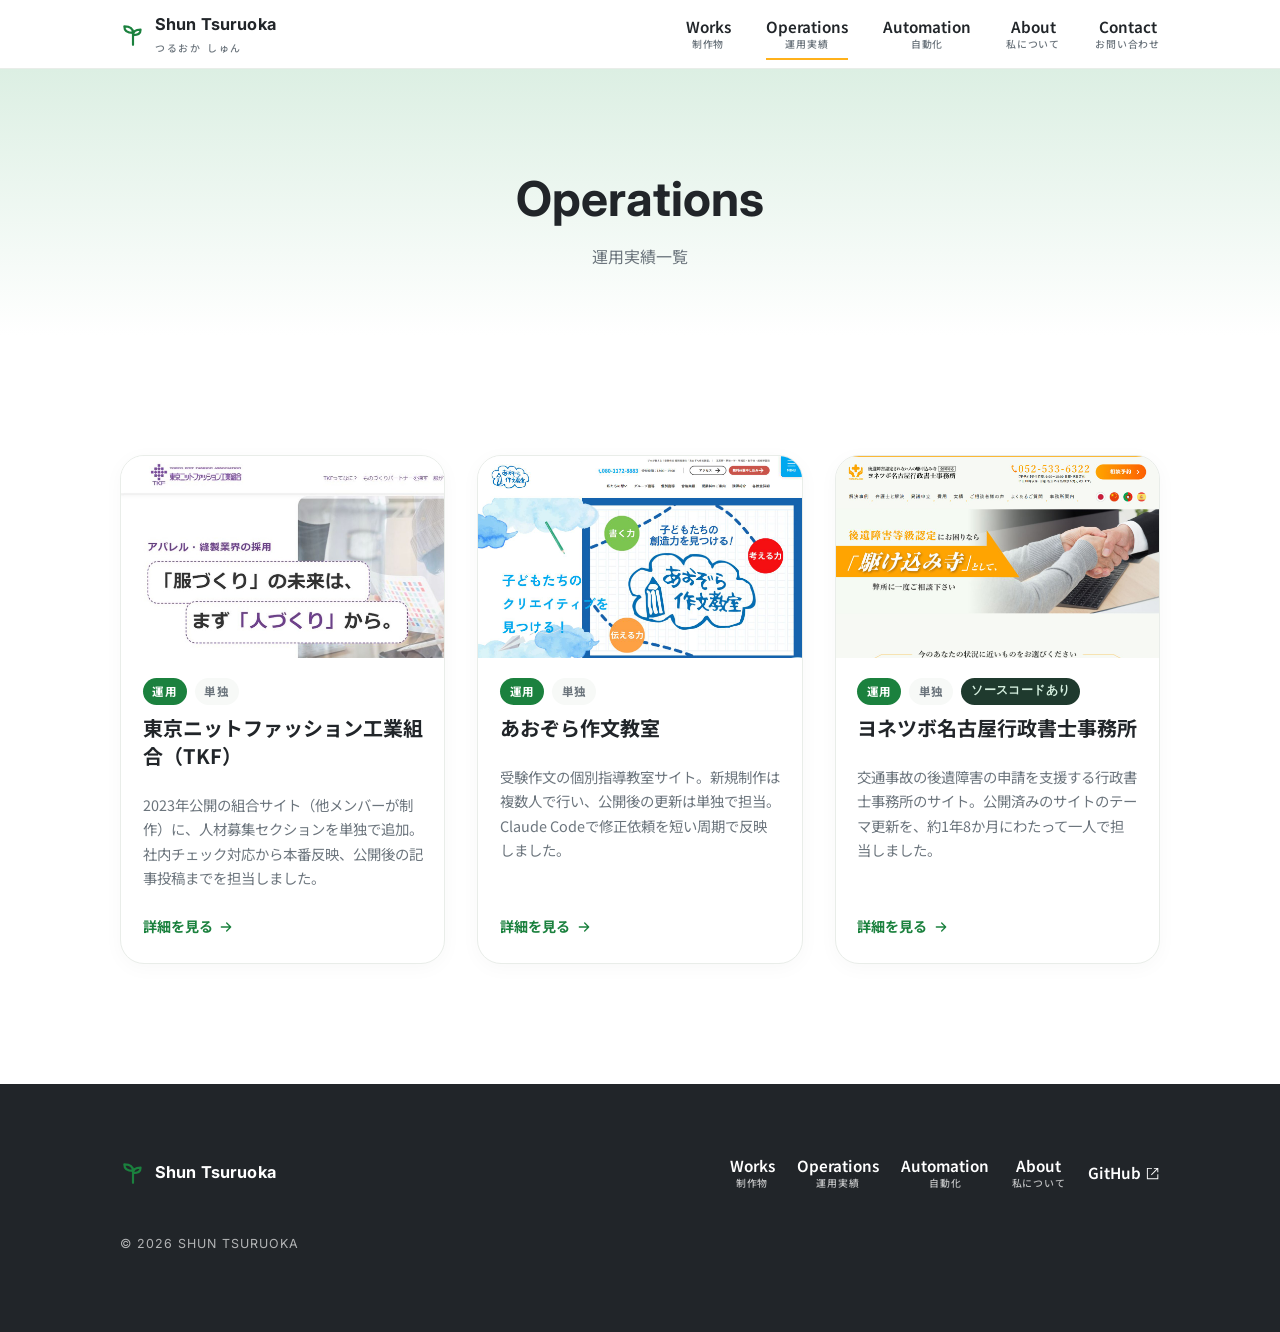
<file: operations.html>
<!DOCTYPE html>
<html lang="ja">
<head>
  <meta charset="UTF-8">
  <meta name="viewport" content="width=device-width, initial-scale=1">
  <link rel="icon" href="assets/images/favicon.svg" type="image/svg+xml">
  <title>Operations 運用実績｜Shun Tsuruoka Portfolio</title>
  <meta name="description" content="鶴岡駿が公開後に単独で担当したWebサイトの運用実績一覧です。">
  <link rel="preconnect" href="https://fonts.googleapis.com">
  <link rel="preconnect" href="https://fonts.gstatic.com" crossorigin>
  <link href="https://fonts.googleapis.com/css2?family=Inter:wght@400;600;700;800&family=Noto+Sans+JP:wght@400;500;700&display=swap" rel="stylesheet">
  <link rel="stylesheet" href="assets/css/style.css">
</head>
<body>

  <header class="site-header">
    <div class="wrap site-header__inner">
      <a class="brand" href="index.html" aria-label="トップページへ">
        <svg class="brand__mark" viewBox="0 0 24 24" fill="none" stroke="currentColor" stroke-width="2" stroke-linecap="round" stroke-linejoin="round" aria-hidden="true"><path d="M12 22V11"/><path d="M12 11C12 7 9 5 4 5c0 4 3 6 8 6Z"/><path d="M12 13c0-3 2.5-5 7-5 0 3.5-2.5 5-7 5Z"/></svg>
        <span class="brand__name">Shun Tsuruoka<small>つるおか しゅん</small></span>
      </a>
      <button class="nav-toggle" aria-expanded="false" aria-controls="site-nav" aria-label="メニューを開閉する"><span></span></button>
      <nav class="nav" id="site-nav" aria-label="メインメニュー">
        <ul class="nav__list">
          <li><a class="nav__link" href="works.html">Works<span class="nav__ja">制作物</span></a></li>
          <li><a class="nav__link" href="operations.html">Operations<span class="nav__ja">運用実績</span></a></li>
          <li><a class="nav__link" href="automation.html">Automation<span class="nav__ja">自動化</span></a></li>
          <li><a class="nav__link" href="about.html">About<span class="nav__ja">私について</span></a></li>
          <li><a class="nav__link" href="index.html#contact">Contact<span class="nav__ja">お問い合わせ</span></a></li>
        </ul>
      </nav>
    </div>
  </header>

  <main>
    <section class="page-hero">
      <div class="wrap">
        <h1>Operations</h1>
        <p>運用実績一覧</p>
      </div>
    </section>

    <section class="section">
      <div class="wrap">
        <div class="works-grid" data-operations-grid>
          <noscript><p>運用実績の一覧表示にはJavaScriptが必要です。</p></noscript>
        </div>
      </div>
    </section>
  </main>

  <footer class="site-footer">
    <div class="wrap site-footer__inner">
      <a class="brand" href="index.html" aria-label="トップページへ">
        <svg class="brand__mark" viewBox="0 0 24 24" fill="none" stroke="currentColor" stroke-width="2" stroke-linecap="round" stroke-linejoin="round" aria-hidden="true"><path d="M12 22V11"/><path d="M12 11C12 7 9 5 4 5c0 4 3 6 8 6Z"/><path d="M12 13c0-3 2.5-5 7-5 0 3.5-2.5 5-7 5Z"/></svg>
        <span class="brand__name">Shun Tsuruoka</span>
      </a>
      <nav aria-label="フッターメニュー">
        <ul class="nav__list">
          <li><a class="nav__link" href="works.html">Works<span class="nav__ja">制作物</span></a></li>
          <li><a class="nav__link" href="operations.html">Operations<span class="nav__ja">運用実績</span></a></li>
          <li><a class="nav__link" href="automation.html">Automation<span class="nav__ja">自動化</span></a></li>
          <li><a class="nav__link" href="about.html">About<span class="nav__ja">私について</span></a></li>
          <li><a class="nav__link" href="https://github.com/Tsurushun617" target="_blank" rel="noopener noreferrer">GitHub</a></li>
        </ul>
      </nav>
      <p class="site-footer__copy">© 2026 SHUN TSURUOKA</p>
    </div>
  </footer>

  <script src="assets/js/operations-data.js"></script>
  <script src="assets/js/main.js"></script>
</body>
</html>
</file>
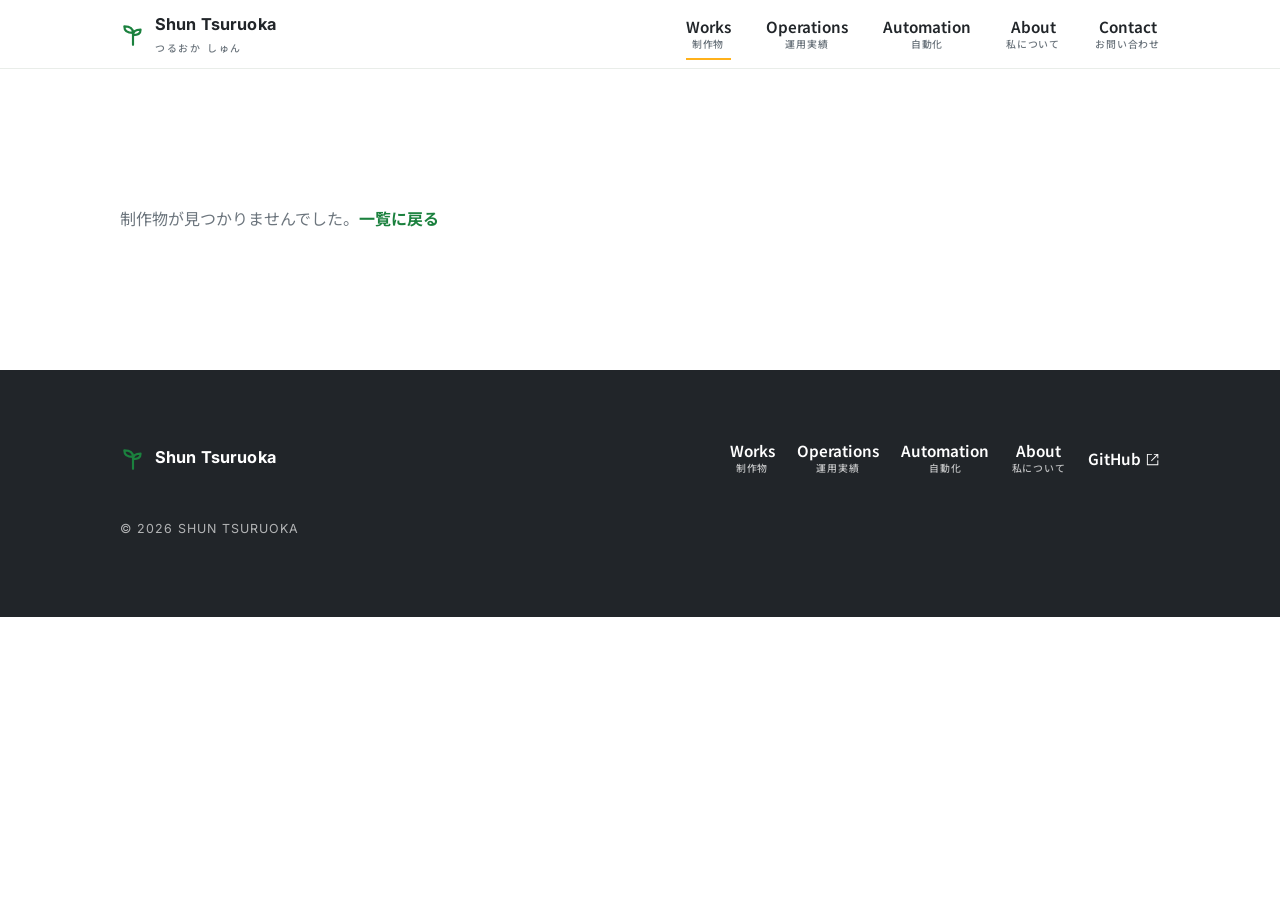
<file: work.html>
<!DOCTYPE html>
<html lang="ja">
<head>
  <meta charset="UTF-8">
  <meta name="viewport" content="width=device-width, initial-scale=1">
  <link rel="icon" href="assets/images/favicon.svg" type="image/svg+xml">
  <title>制作物詳細｜Shun Tsuruoka Portfolio</title>
  <meta name="description" content="制作物の詳細ページです。">
  <link rel="preconnect" href="https://fonts.googleapis.com">
  <link rel="preconnect" href="https://fonts.gstatic.com" crossorigin>
  <link href="https://fonts.googleapis.com/css2?family=Inter:wght@400;600;700;800&family=Noto+Sans+JP:wght@400;500;700&display=swap" rel="stylesheet">
  <link rel="stylesheet" href="assets/css/style.css">
</head>
<body>

  <header class="site-header">
    <div class="wrap site-header__inner">
      <a class="brand" href="index.html" aria-label="トップページへ">
        <svg class="brand__mark" viewBox="0 0 24 24" fill="none" stroke="currentColor" stroke-width="2" stroke-linecap="round" stroke-linejoin="round" aria-hidden="true"><path d="M12 22V11"/><path d="M12 11C12 7 9 5 4 5c0 4 3 6 8 6Z"/><path d="M12 13c0-3 2.5-5 7-5 0 3.5-2.5 5-7 5Z"/></svg>
        <span class="brand__name">Shun Tsuruoka<small>つるおか しゅん</small></span>
      </a>
      <button class="nav-toggle" aria-expanded="false" aria-controls="site-nav" aria-label="メニューを開閉する"><span></span></button>
      <nav class="nav" id="site-nav" aria-label="メインメニュー">
        <ul class="nav__list">
          <li><a class="nav__link" href="works.html">Works<span class="nav__ja">制作物</span></a></li>
          <li><a class="nav__link" href="operations.html">Operations<span class="nav__ja">運用実績</span></a></li>
          <li><a class="nav__link" href="automation.html">Automation<span class="nav__ja">自動化</span></a></li>
          <li><a class="nav__link" href="about.html">About<span class="nav__ja">私について</span></a></li>
          <li><a class="nav__link" href="index.html#contact">Contact<span class="nav__ja">お問い合わせ</span></a></li>
        </ul>
      </nav>
    </div>
  </header>

  <main>
    <section class="section">
      <div class="wrap" data-work-detail>
        <noscript><p>このページの表示にはJavaScriptが必要です。<a href="works.html">制作物一覧へ戻る</a></p></noscript>
      </div>
    </section>
  </main>

  <footer class="site-footer">
    <div class="wrap site-footer__inner">
      <a class="brand" href="index.html" aria-label="トップページへ">
        <svg class="brand__mark" viewBox="0 0 24 24" fill="none" stroke="currentColor" stroke-width="2" stroke-linecap="round" stroke-linejoin="round" aria-hidden="true"><path d="M12 22V11"/><path d="M12 11C12 7 9 5 4 5c0 4 3 6 8 6Z"/><path d="M12 13c0-3 2.5-5 7-5 0 3.5-2.5 5-7 5Z"/></svg>
        <span class="brand__name">Shun Tsuruoka</span>
      </a>
      <nav aria-label="フッターメニュー">
        <ul class="nav__list">
          <li><a class="nav__link" href="works.html">Works<span class="nav__ja">制作物</span></a></li>
          <li><a class="nav__link" href="operations.html">Operations<span class="nav__ja">運用実績</span></a></li>
          <li><a class="nav__link" href="automation.html">Automation<span class="nav__ja">自動化</span></a></li>
          <li><a class="nav__link" href="about.html">About<span class="nav__ja">私について</span></a></li>
          <li><a class="nav__link" href="https://github.com/Tsurushun617" target="_blank" rel="noopener noreferrer">GitHub</a></li>
        </ul>
      </nav>
      <p class="site-footer__copy">© 2026 SHUN TSURUOKA</p>
    </div>
  </footer>

  <script src="assets/js/works-data.js"></script>
  <script src="assets/js/main.js"></script>
</body>
</html>
</file>
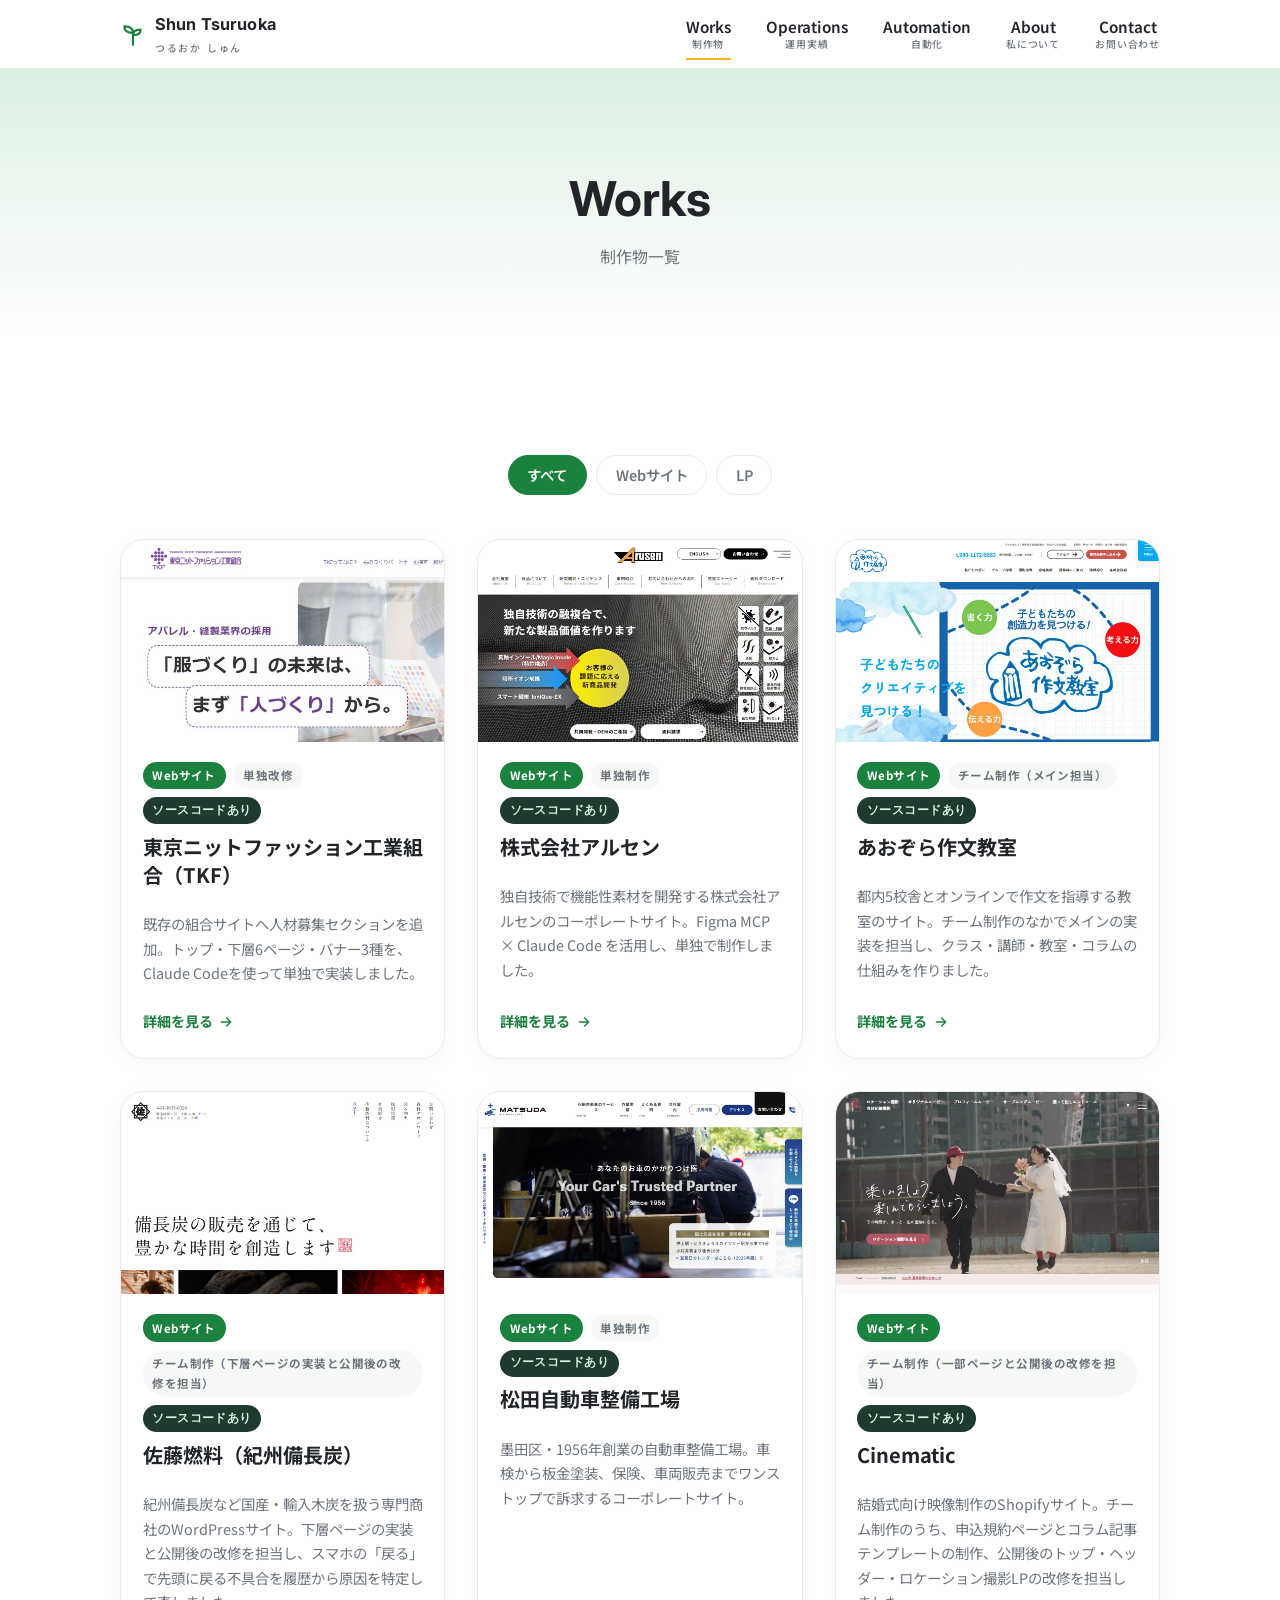
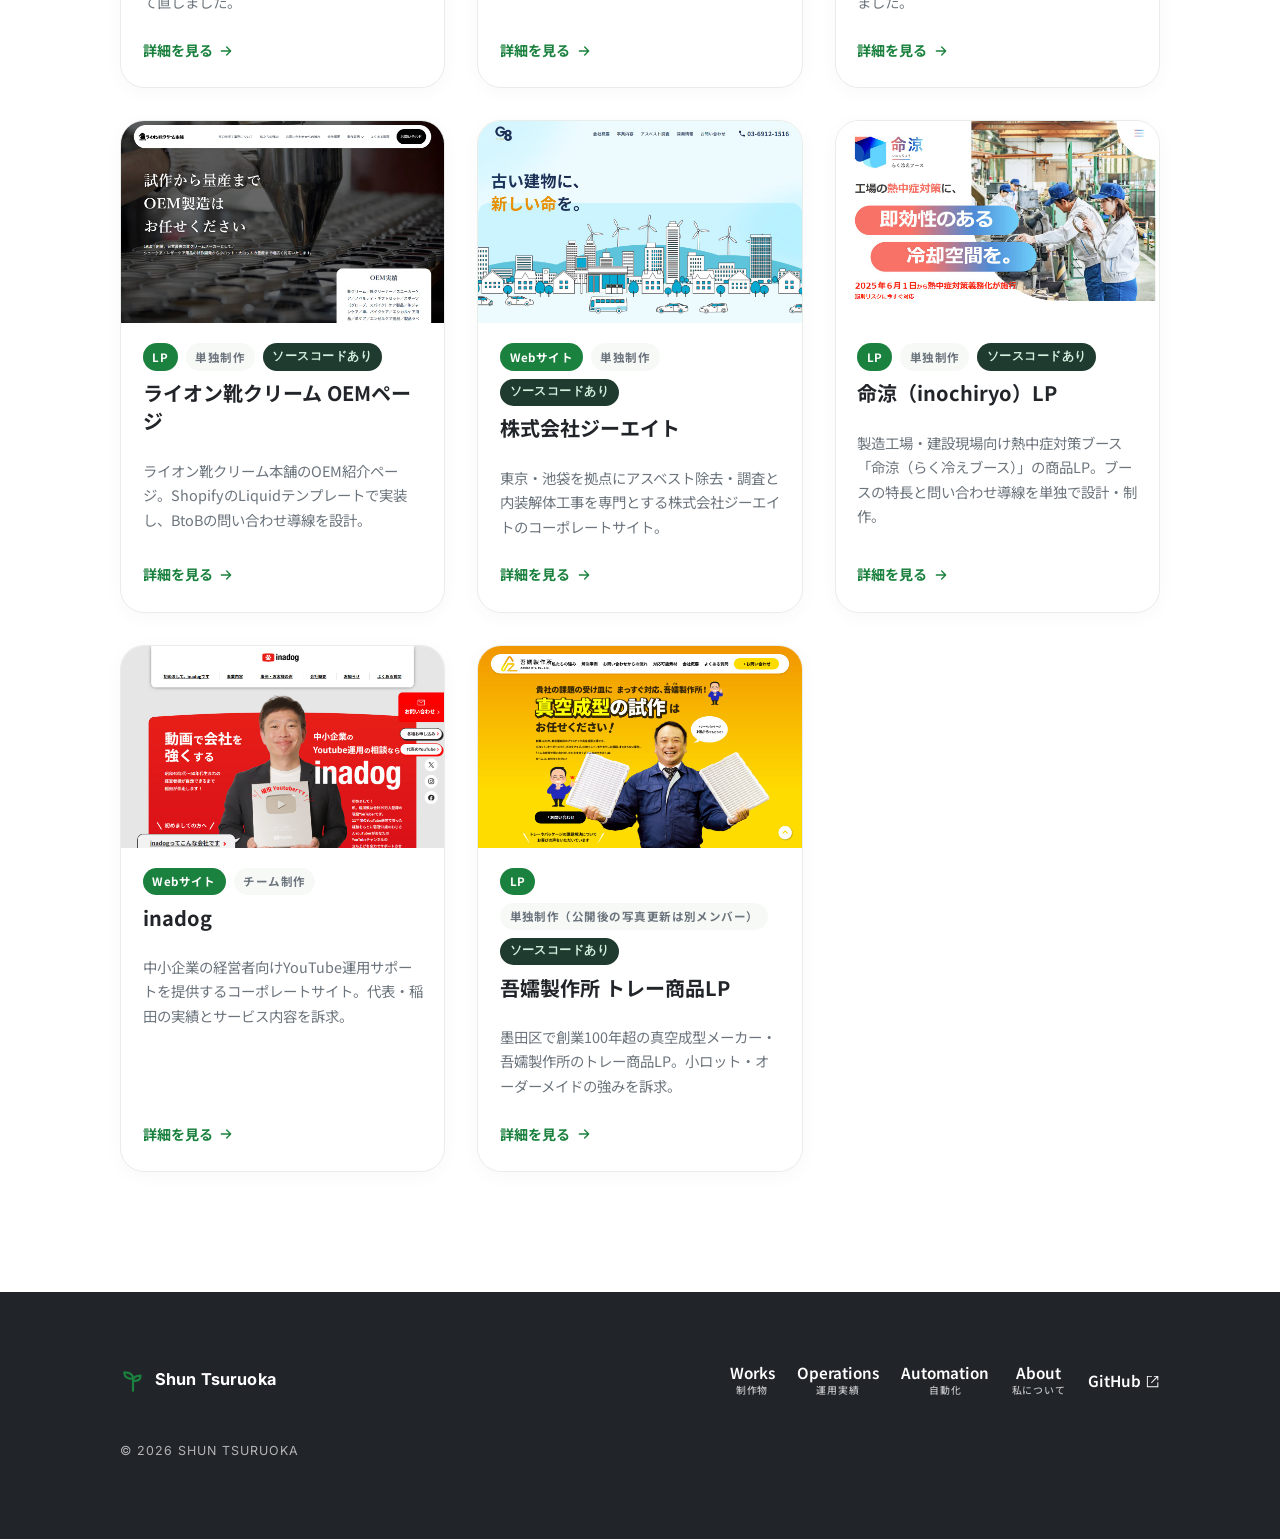
<file: works.html>
<!DOCTYPE html>
<html lang="ja">
<head>
  <meta charset="UTF-8">
  <meta name="viewport" content="width=device-width, initial-scale=1">
  <link rel="icon" href="assets/images/favicon.svg" type="image/svg+xml">
  <title>Works 制作物｜Shun Tsuruoka Portfolio</title>
  <meta name="description" content="鶴岡駿が手がけたWebサイト・LPの制作実績一覧です。">
  <link rel="preconnect" href="https://fonts.googleapis.com">
  <link rel="preconnect" href="https://fonts.gstatic.com" crossorigin>
  <link href="https://fonts.googleapis.com/css2?family=Inter:wght@400;600;700;800&family=Noto+Sans+JP:wght@400;500;700&display=swap" rel="stylesheet">
  <link rel="stylesheet" href="assets/css/style.css">
</head>
<body>

  <header class="site-header">
    <div class="wrap site-header__inner">
      <a class="brand" href="index.html" aria-label="トップページへ">
        <svg class="brand__mark" viewBox="0 0 24 24" fill="none" stroke="currentColor" stroke-width="2" stroke-linecap="round" stroke-linejoin="round" aria-hidden="true"><path d="M12 22V11"/><path d="M12 11C12 7 9 5 4 5c0 4 3 6 8 6Z"/><path d="M12 13c0-3 2.5-5 7-5 0 3.5-2.5 5-7 5Z"/></svg>
        <span class="brand__name">Shun Tsuruoka<small>つるおか しゅん</small></span>
      </a>
      <button class="nav-toggle" aria-expanded="false" aria-controls="site-nav" aria-label="メニューを開閉する"><span></span></button>
      <nav class="nav" id="site-nav" aria-label="メインメニュー">
        <ul class="nav__list">
          <li><a class="nav__link" href="works.html">Works<span class="nav__ja">制作物</span></a></li>
          <li><a class="nav__link" href="operations.html">Operations<span class="nav__ja">運用実績</span></a></li>
          <li><a class="nav__link" href="automation.html">Automation<span class="nav__ja">自動化</span></a></li>
          <li><a class="nav__link" href="about.html">About<span class="nav__ja">私について</span></a></li>
          <li><a class="nav__link" href="index.html#contact">Contact<span class="nav__ja">お問い合わせ</span></a></li>
        </ul>
      </nav>
    </div>
  </header>

  <main>
    <section class="page-hero">
      <div class="wrap">
        <h1>Works</h1>
        <p>制作物一覧</p>
      </div>
    </section>

    <section class="section">
      <div class="wrap">
        <div class="filters" role="group" aria-label="カテゴリで絞り込み">
          <button class="filter" data-filter="all" aria-pressed="true">すべて</button>
          <button class="filter" data-filter="website" aria-pressed="false">Webサイト</button>
          <button class="filter" data-filter="lp" aria-pressed="false">LP</button>
        </div>
        <div class="works-grid" data-works-grid>
          <noscript><p>制作物の一覧表示にはJavaScriptが必要です。</p></noscript>
        </div>
      </div>
    </section>
  </main>

  <footer class="site-footer">
    <div class="wrap site-footer__inner">
      <a class="brand" href="index.html" aria-label="トップページへ">
        <svg class="brand__mark" viewBox="0 0 24 24" fill="none" stroke="currentColor" stroke-width="2" stroke-linecap="round" stroke-linejoin="round" aria-hidden="true"><path d="M12 22V11"/><path d="M12 11C12 7 9 5 4 5c0 4 3 6 8 6Z"/><path d="M12 13c0-3 2.5-5 7-5 0 3.5-2.5 5-7 5Z"/></svg>
        <span class="brand__name">Shun Tsuruoka</span>
      </a>
      <nav aria-label="フッターメニュー">
        <ul class="nav__list">
          <li><a class="nav__link" href="works.html">Works<span class="nav__ja">制作物</span></a></li>
          <li><a class="nav__link" href="operations.html">Operations<span class="nav__ja">運用実績</span></a></li>
          <li><a class="nav__link" href="automation.html">Automation<span class="nav__ja">自動化</span></a></li>
          <li><a class="nav__link" href="about.html">About<span class="nav__ja">私について</span></a></li>
          <li><a class="nav__link" href="https://github.com/Tsurushun617" target="_blank" rel="noopener noreferrer">GitHub</a></li>
        </ul>
      </nav>
      <p class="site-footer__copy">© 2026 SHUN TSURUOKA</p>
    </div>
  </footer>

  <script src="assets/js/works-data.js"></script>
  <script src="assets/js/main.js"></script>
</body>
</html>
</file>
<file: assets/css/style.css>
@charset "UTF-8";
/* =========================================================
   Shun Tsuruoka Portfolio
   デザイン仕様（カラー / タイポ / 余白）は鶴岡さん指定のブリーフに準拠。
   トークンはここ（:root）で一括管理しています。
   ========================================================= */

:root {
  /* ---------------------------------------------------------
     Color : 日本の伝統色ベース（出典 https://nipponcolors.com/）
     テーマは「植物」。ロゴの苗アイコンに由来する。
     地上（緑）＝葉と幹、地下（土色）＝菌根菌ネットワーク、
     山吹＝光合成の光。選定理由は docs/theme-color.md
     --------------------------------------------------------- */
  --base: #ffffff;          /* ベース 70% */
  --base-2: #f7f9f7;        /* ごく薄い緑みグレー（セクション切替） */
  --leaf: #dcefe3;          /* 白緑60%ティント: 葉。淡色セクション */
  --soil: #f0e9db;          /* 鳥の子60%ティント: 土壌。淡色セクション */
  --accent: #1b813e;        /* 常磐: 常緑樹の葉。不変・粘り強さ。ボタン/リンク */
  --accent-press: #166a33;  /* 常磐の暗色: 押下時 */
  --accent-light: #5dac81;  /* 若竹: その年の若い竹。成長。グラデ先 */
  --accent-2: #ffb11b;      /* 山吹: 光＝自ら生む養分。装飾のみ（文字不可 1.82:1） */
  --accent-2-ink: #8c610f;  /* 山吹の濃色: 文字用（AA 5.48:1） */
  --ink: #212529;           /* 本文（純黒を避けた墨色） */
  --muted: #6c757d;         /* 補助テキスト */
  --line: #e9ede9;          /* ごく薄い緑みの区切り線 */

  /* --- Radius --- */
  --r-sm: 10px;
  --r: 14px;                /* カード/ボタン: 12〜16pxの中間 */
  --r-lg: 24px;

  /* --- Shadow（淡い影だけで区切りを表現） --- */
  --shadow: 0 4px 20px rgba(0, 0, 0, 0.03);
  --shadow-hover: 0 14px 36px rgba(27, 129, 62, 0.14); /* 常磐のRGB */

  /* --- Layout --- */
  --maxw: 1120px;
  --gutter: clamp(20px, 5vw, 40px);
  --section-y: clamp(72px, 10vw, 120px);

  /* --- Motion --- */
  --ease-pop: cubic-bezier(0.34, 1.56, 0.64, 1); /* ぽよんと弾むイージング */
  --ease: cubic-bezier(0.22, 0.61, 0.36, 1);
}

/* =========================================================
   Base / Reset
   ========================================================= */
*,
*::before,
*::after { box-sizing: border-box; }

html { -webkit-text-size-adjust: 100%; scroll-behavior: smooth; }

body {
  margin: 0;
  font-family: "Inter", "Noto Sans JP", system-ui, sans-serif;
  font-size: 1rem;            /* 16px */
  line-height: 1.8;           /* 本文 1.7〜1.8 */
  color: var(--ink);
  background: var(--base);
  -webkit-font-smoothing: antialiased;
  text-rendering: optimizeLegibility;
}

img { max-width: 100%; height: auto; display: block; }
a { color: inherit; text-decoration: none; }
ul { list-style: none; margin: 0; padding: 0; }

h1, h2, h3 { line-height: 1.4; font-weight: 700; margin: 0; }

:focus-visible {
  outline: 3px solid var(--accent);
  outline-offset: 3px;
  border-radius: 4px;
}

/* =========================================================
   Layout helpers
   ========================================================= */
.wrap {
  width: 100%;
  max-width: var(--maxw);
  margin-inline: auto;
  padding-inline: var(--gutter);
}

.section { padding-block: var(--section-y); }
.section--leaf { background: var(--leaf); }
.section--soil { background: var(--soil); }
.section--soft { background: var(--base-2); }

.section-head { margin-bottom: clamp(32px, 5vw, 56px); }
.section-head .en {
  font-size: clamp(1.75rem, 5vw, 2.25rem); /* H1/H2 */
  letter-spacing: 0.01em;
  display: inline-flex; align-items: baseline; gap: 0.5rem;
}
.section-head .en::before {
  content: "";
  width: 14px; height: 14px; border-radius: 4px;
  background: var(--accent-2);
  transform: rotate(8deg);
  display: inline-block;
}
.section-head .ja {
  display: block; margin-top: 6px;
  font-size: 0.875rem; color: var(--muted); letter-spacing: 0.12em;
  font-family: "Noto Sans JP", sans-serif;
}

/* =========================================================
   Buttons
   ========================================================= */
.btn {
  display: inline-flex; align-items: center; gap: 0.5rem;
  font-weight: 700; font-size: 0.95rem;
  padding: 0.85rem 1.6rem;
  border-radius: var(--r);
  border: 1.5px solid transparent;
  cursor: pointer;
  transition: transform 0.25s var(--ease-pop), box-shadow 0.25s var(--ease), background 0.2s var(--ease);
  font-family: inherit;
}
.btn--primary { background: var(--accent); color: #fff; box-shadow: var(--shadow); }
.btn--primary:hover { transform: translateY(-2px); box-shadow: var(--shadow-hover); background: var(--accent-press); }
.btn--ghost { background: var(--base); color: var(--ink); border-color: var(--line); }
.btn--ghost:hover { transform: translateY(-2px); border-color: var(--accent); color: var(--accent); }
.btn .ic { width: 18px; height: 18px; }

/* =========================================================
   Header
   ========================================================= */
.site-header {
  position: sticky; top: 0; z-index: 50;
  background: rgba(255, 255, 255, 0.82);
  backdrop-filter: saturate(160%) blur(10px);
  border-bottom: 1px solid var(--line);
}
.site-header__inner {
  display: flex; align-items: center; justify-content: space-between;
  height: 68px;
}
.brand { display: inline-flex; align-items: center; gap: 0.55rem; font-weight: 700; }
.brand__mark { width: 26px; height: 26px; color: var(--accent); }
.brand__name { font-size: 1.02rem; letter-spacing: 0.01em; }
.brand__name small { display: block; font-size: 0.62rem; color: var(--muted); font-weight: 500; letter-spacing: 0.18em; }

.nav__list { display: flex; align-items: center; gap: clamp(1.2rem, 3vw, 2.2rem); }
.nav__link {
  position: relative; font-weight: 600; font-size: 0.95rem; padding-block: 0.4rem;
  font-family: "Noto Sans JP", sans-serif;
  display: inline-block; text-align: center; line-height: 1.35;
}
.nav__ja {
  display: block; margin-top: 0.15em;
  color: var(--muted); font-size: 0.65em; font-weight: 500; letter-spacing: 0.08em;
}
.nav__link::after {
  content: ""; position: absolute; left: 0; bottom: -2px;
  width: 100%; height: 2px; background: var(--accent-2);
  transform: scaleX(0); transform-origin: left;
  transition: transform 0.3s var(--ease);
}
.nav__link:hover::after,
.nav__link[aria-current="page"]::after { transform: scaleX(1); }

.nav-toggle {
  display: none; width: 44px; height: 44px;
  border: 1px solid var(--line); border-radius: var(--r-sm);
  background: var(--base); cursor: pointer;
  align-items: center; justify-content: center;
}
.nav-toggle span, .nav-toggle span::before, .nav-toggle span::after {
  content: ""; display: block; width: 20px; height: 2px; background: var(--ink);
  border-radius: 2px; transition: transform 0.25s var(--ease), opacity 0.2s;
}
.nav-toggle span::before { position: absolute; transform: translateY(-6px); }
.nav-toggle span::after  { position: absolute; transform: translateY(6px); }
.nav-toggle[aria-expanded="true"] span { background: transparent; }
.nav-toggle[aria-expanded="true"] span::before { transform: rotate(45deg); }
.nav-toggle[aria-expanded="true"] span::after  { transform: rotate(-45deg); }

@media (max-width: 720px) {
  .nav-toggle { display: inline-flex; position: relative; z-index: 51; }
  .site-header .brand { position: relative; z-index: 51; }
  .site-header .nav {
    position: fixed; inset: 0; z-index: 40;
    display: flex; align-items: center; justify-content: center;
    height: 100dvh;
    background: rgba(255, 255, 255, 0.96);
    backdrop-filter: saturate(160%) blur(10px);
    border-bottom: none;
    opacity: 0; visibility: hidden; pointer-events: none;
    transition: opacity 0.3s var(--ease), visibility 0.3s var(--ease);
    max-height: none; overflow: visible;
  }
  .site-header .nav[data-open="true"] {
    opacity: 1; visibility: visible; pointer-events: auto;
  }
  .site-header .nav__list {
    flex-direction: column; align-items: stretch; justify-content: center;
    gap: 0;
    padding: 0; width: 100%; max-width: none; text-align: center;
  }
  .site-header .nav__list > li { width: 100%; }
  .site-header .nav__link {
    display: block; text-align: center;
    width: 100%; min-height: 4rem;
    padding: 1.1rem var(--gutter); border-bottom: none;
    font-size: clamp(1.6rem, 7vw, 2.25rem);
  }
  .site-header .nav__link::after { display: none; }

  .site-footer .nav__list {
    flex-wrap: wrap; justify-content: center;
    gap: 0.5rem 0.85rem;
  }
  .site-footer .nav__link {
    font-size: 0.78rem;
    min-height: 0;
    padding-block: 0.2rem;
    width: auto;
  }
  .site-footer .nav__ja { font-size: 0.55em; }
}

/* =========================================================
   Hero
   ========================================================= */
.hero {
  position: relative; overflow: hidden;
  min-height: clamp(560px, 86vh, 760px);
  display: grid; place-items: center; text-align: center;
  background: linear-gradient(180deg, var(--base) 0%, var(--leaf) 100%);
}
.hero__inner { position: relative; z-index: 2; padding-block: 4rem; }
.hero__eyebrow {
  display: inline-flex; align-items: center; gap: 0.5rem;
  font-size: 0.8rem; letter-spacing: 0.22em; color: var(--muted);
  font-weight: 600; margin-bottom: 1.4rem;
  font-family: "Noto Sans JP", sans-serif;
}
.hero__eyebrow .sprout { width: 18px; height: 18px; color: var(--accent); } /* ブランドマークと同じ苗＝同じ常磐 */
.hero__title {
  font-size: clamp(2.6rem, 9vw, 5.2rem);
  font-weight: 800; letter-spacing: -0.02em; line-height: 1.05;
}
.hero__title .grad {
  background: linear-gradient(100deg, var(--accent) 0%, var(--accent-2) 100%);
  -webkit-background-clip: text; background-clip: text; color: transparent;
}
.hero__role {
  margin-top: 1.2rem; font-size: clamp(1rem, 2.4vw, 1.25rem);
  color: var(--muted); font-weight: 600; letter-spacing: 0.04em;
}
.hero__cta { margin-top: 2.4rem; display: flex; gap: 0.9rem; justify-content: center; flex-wrap: wrap; }

/* floating blobs : 遊び心 */
.blob { position: absolute; border-radius: 50%; filter: blur(8px); opacity: 0.65; z-index: 1; }
.blob--1 { width: 280px; height: 280px; background: var(--soil); top: -60px; left: -40px; animation: float 9s var(--ease) infinite alternate; }
.blob--2 { width: 220px; height: 220px; background: var(--leaf); bottom: -50px; right: -30px; animation: float 11s var(--ease) infinite alternate-reverse; }
.blob--3 { width: 120px; height: 120px; background: rgba(255,177,27,0.35); top: 22%; right: 14%; animation: float 7s var(--ease) infinite alternate; }

.scroll-cue {
  position: absolute; bottom: 26px; left: 50%; transform: translateX(-50%);
  z-index: 2; font-size: 0.7rem; letter-spacing: 0.3em; color: var(--muted);
  display: flex; flex-direction: column; align-items: center; gap: 8px;
}
.scroll-cue::after {
  content: ""; width: 1px; height: 38px;
  background: linear-gradient(var(--accent-2), transparent);
  animation: drop 1.8s var(--ease) infinite;
}

@keyframes float { from { transform: translateY(0) translateX(0); } to { transform: translateY(-26px) translateX(14px); } }
@keyframes drop  { 0% { transform: scaleY(0); transform-origin: top; } 50% { transform: scaleY(1); transform-origin: top; } 51% { transform-origin: bottom; } 100% { transform: scaleY(0); transform-origin: bottom; } }

/* =========================================================
   Page hero (下層)
   ========================================================= */
.page-hero { background: linear-gradient(180deg, var(--leaf) 0%, var(--base) 100%); padding-block: clamp(56px, 9vw, 96px) clamp(40px, 6vw, 64px); text-align: center; }
.page-hero h1 { font-size: clamp(2rem, 6vw, 3rem); }
.page-hero p { color: var(--muted); margin: 0.6rem 0 0; font-family: "Noto Sans JP", sans-serif; }

/* =========================================================
   Works grid / cards
   ========================================================= */
.filters { display: flex; flex-wrap: wrap; gap: 0.6rem; justify-content: center; margin-bottom: clamp(28px, 4vw, 44px); }
.filter {
  font-family: "Noto Sans JP", sans-serif;
  font-weight: 600; font-size: 0.9rem; padding: 0.55rem 1.15rem;
  border-radius: 999px; border: 1.5px solid var(--line); background: var(--base);
  color: var(--muted); cursor: pointer;
  transition: transform 0.2s var(--ease-pop), border-color 0.2s, color 0.2s, background 0.2s;
}
.filter:hover { transform: translateY(-2px); border-color: var(--accent); color: var(--accent); }
.filter[aria-pressed="true"] { background: var(--accent); border-color: var(--accent); color: #fff; }

.works-grid {
  display: grid; gap: clamp(20px, 3vw, 32px);
  grid-template-columns: repeat(auto-fill, minmax(290px, 1fr));
}

.card {
  display: flex; flex-direction: column;
  background: var(--base); border-radius: var(--r-lg);
  box-shadow: var(--shadow); overflow: hidden;
  transition: transform 0.28s var(--ease-pop), box-shadow 0.28s var(--ease);
  border: 1px solid var(--line);
}
.card:hover { transform: translateY(-6px); box-shadow: var(--shadow-hover); }
.card__thumb {
  aspect-ratio: 16 / 10; position: relative;
  display: grid; place-items: center; overflow: hidden;
  background: linear-gradient(135deg, var(--leaf), var(--soil));
}
.card__thumb img { width: 100%; height: 100%; object-fit: cover; }
.card__thumb-fallback { font-weight: 800; font-size: 1.05rem; color: var(--ink); opacity: 0.55; padding: 0 1rem; text-align: center; }
.card__body { padding: 1.25rem 1.35rem 1.5rem; display: flex; flex-direction: column; gap: 0.55rem; flex: 1; }
.card__meta { display: flex; gap: 0.5rem; align-items: center; flex-wrap: wrap; }
.badge {
  font-size: 0.72rem; font-weight: 700; letter-spacing: 0.04em;
  padding: 0.2rem 0.6rem; border-radius: 999px;
  font-family: "Noto Sans JP", sans-serif;
}
.badge--cat { background: var(--accent); color: #fff; }
.badge--role { background: var(--base-2); color: var(--muted); }
.badge--code { background: #1f3a2e; color: #d6f0e0; font-family: ui-monospace, Consolas, monospace; }
.detail__actions { display: flex; flex-wrap: wrap; gap: 0.75rem; }
.card__title { font-size: 1.25rem; font-family: "Noto Sans JP", sans-serif; }
.card__desc { font-size: 0.9rem; color: var(--muted); font-family: "Noto Sans JP", sans-serif; line-height: 1.7; }
.card__more {
  margin-top: auto; font-weight: 700; font-size: 0.88rem; color: var(--accent);
  display: inline-flex; align-items: center; gap: 0.35rem;
}
.card__more .ic { width: 16px; height: 16px; transition: transform 0.25s var(--ease-pop); }
.card:hover .card__more .ic { transform: translateX(4px); }

.section-foot { text-align: center; margin-top: clamp(36px, 5vw, 56px); }

/* =========================================================
   Profile / About
   ========================================================= */
.profile {
  display: grid; gap: clamp(28px, 5vw, 56px);
  grid-template-columns: minmax(0, 300px) 1fr; align-items: start;
}
@media (max-width: 760px) { .profile { grid-template-columns: 1fr; } }
.profile__photo {
  aspect-ratio: 3 / 4;
  block-size: 20em; /* 240px相当（相対値） */
  inline-size: auto;
  border-radius: var(--r-lg); overflow: hidden;
  box-shadow: var(--shadow);
}
.profile__photo img {
  display: block;
  inline-size: 100%;
  block-size: 100%;
  object-fit: cover;
  object-position: center center;
}
.profile__name { font-size: clamp(1.4rem, 4vw, 1.9rem); }
.profile__name small { display: block; font-size: 0.85rem; color: var(--muted); font-weight: 600; margin-top: 4px; letter-spacing: 0.06em; }
.profile__lead { font-family: "Noto Sans JP", sans-serif; margin: 1rem 0 1.5rem; max-width: 40em; }
.timeline__desc,
.value__desc { max-width: 40em; }
.profile__lead .inline-link,
.timeline__title .inline-link {
  color: var(--accent); font-weight: inherit; text-decoration: underline; text-underline-offset: 3px;
}
.profile__lead .inline-link:hover,
.timeline__title .inline-link:hover { opacity: 0.85; }

/* デジタル庁デザインシステム準拠の外部リンクアイコン */
.external-link-icon {
  display: inline-block;
  width: 1em;
  height: 1em;
  margin-inline-start: 0.25em;
  vertical-align: -0.15em;
  flex-shrink: 0;
}

.skill-groups { display: grid; gap: 1.1rem; margin-top: 0.5rem; }
.skill-group__label { font-size: 0.78rem; letter-spacing: 0.14em; color: var(--muted); font-weight: 700; margin-bottom: 0.55rem; font-family: "Noto Sans JP", sans-serif; }
.tags { display: flex; flex-wrap: wrap; gap: 0.5rem; }
.tag {
  font-size: 0.82rem; font-weight: 600; padding: 0.4rem 0.85rem;
  border-radius: 999px; background: var(--base); border: 1.5px solid var(--line);
}
.tag:hover { border-color: var(--accent); color: var(--accent); }

/* スキルレベル */
.skills-overview {
  display: grid;
  grid-column: 1 / -1;
  gap: clamp(1.5rem, 3vw, 2.2rem);
  margin-top: clamp(2rem, 5vw, 3.5rem);
  font-family: "Noto Sans JP", sans-serif;
}
.skills-overview__head {
  display: flex;
  align-items: end;
  justify-content: space-between;
  gap: 1.5rem;
}
.skills-overview__eyebrow,
.mbti__eyebrow {
  margin: 0 0 0.25rem;
  color: var(--accent-2-ink);
  font-family: "Inter", sans-serif;
  font-size: 0.75rem;
  font-weight: 800;
  letter-spacing: 0.16em;
}
.skills-overview__title { font-size: clamp(1.3rem, 3vw, 1.65rem); }
.skills-overview__note {
  max-width: 34em;
  margin: 0;
  color: var(--muted);
  font-size: 0.82rem;
  line-height: 1.7;
}
.skill-scale {
  display: grid;
  grid-template-columns: repeat(auto-fit, minmax(120px, 1fr));
  gap: 0.5rem;
  margin: 0;
  padding: 0;
  list-style: none;
}
.skill-scale li {
  display: grid;
  grid-template-columns: auto 1fr;
  align-items: center;
  gap: 0 0.55rem;
  min-width: 0;
  padding: 0.75rem;
  border: 1px solid var(--line);
  border-radius: var(--r-sm);
  background: var(--base-2);
}
.skill-scale span {
  grid-row: 1 / 3;
  display: grid;
  place-items: center;
  width: 1.8rem;
  height: 1.8rem;
  border-radius: 50%;
  background: var(--ink);
  color: var(--base);
  font-family: "Inter", sans-serif;
  font-size: 0.78rem;
  font-weight: 800;
}
.skill-scale strong { font-size: 0.8rem; }
.skill-scale small {
  overflow: hidden;
  color: var(--muted);
  font-size: 0.67rem;
  line-height: 1.4;
  text-overflow: ellipsis;
}
.skill-category { display: grid; gap: 0.7rem; }
.skill-category__label {
  margin: 0;
  color: var(--muted);
  font-family: "Inter", sans-serif;
  font-size: 0.75rem;
  font-weight: 800;
  letter-spacing: 0.14em;
}
.skill-cards {
  display: grid;
  grid-template-columns: repeat(auto-fit, minmax(230px, 1fr));
  gap: 0.85rem;
}
.skill-card {
  display: flex;
  flex-direction: column;
  min-width: 0;
  padding: 1rem;
  border: 1px solid var(--line);
  border-radius: var(--r);
  background: var(--base);
  box-shadow: var(--shadow);
}
.skill-card__head {
  display: flex;
  align-items: baseline;
  justify-content: space-between;
  gap: 0.75rem;
}
.skill-card h4 {
  margin: 0;
  font-family: "Inter", "Noto Sans JP", sans-serif;
  font-size: 0.95rem;
  line-height: 1.4;
}
.skill-card__level {
  flex-shrink: 0;
  color: var(--muted);
  font-family: "Inter", "Noto Sans JP", sans-serif;
  font-size: 0.63rem;
  font-weight: 700;
  letter-spacing: 0.04em;
}
.skill-card__level strong {
  margin-left: 0.3rem;
  color: var(--accent);
  font-size: 0.72rem;
}
.skill-meter {
  display: grid;
  grid-template-columns: repeat(5, 1fr);
  gap: 0.3rem;
  margin-block: 0.7rem;
}
.skill-meter span {
  height: 0.45rem;
  border: 1px solid #d9ded9;
  border-radius: 999px;
  background: var(--base-2);
}
.skill-meter .is-active {
  border-color: var(--accent);
  background: linear-gradient(90deg, var(--accent), var(--accent-light));
}
.skill-card > p {
  margin: 0;
  color: var(--muted);
  font-size: 0.78rem;
  line-height: 1.7;
}
.skill-group--tools { padding-top: 0.2rem; }

@media (max-width: 480px) {
  .skills-overview__head { align-items: start; flex-direction: column; gap: 0.6rem; }
  .skill-scale { grid-template-columns: 1fr; }
  .skill-card__head { align-items: start; flex-direction: column; gap: 0.2rem; }
}

/* =========================================================
   Personality（MBTI）
   ========================================================= */
.mbti {
  display: grid;
  grid-template-columns: minmax(240px, 320px) 1fr;
  gap: clamp(1.5rem, 4vw, 2.8rem);
  align-items: start;
  font-family: "Noto Sans JP", sans-serif;
}

.mbti__card {
  padding: clamp(1.3rem, 3vw, 1.8rem);
  border: 1px solid var(--line);
  border-radius: var(--r);
  background: var(--base);
  box-shadow: var(--shadow);
}
.mbti__code {
  margin: 0.2rem 0 0;
  color: var(--accent);
  font-family: "Inter", sans-serif;
  font-size: clamp(1.8rem, 5vw, 2.4rem);
  font-weight: 800;
  letter-spacing: 0.04em;
  line-height: 1.2;
}
.mbti__name { font-size: 1.15rem; margin-top: 0.35rem; }
.mbti__name small {
  display: block; margin-top: 3px;
  color: var(--muted); font-size: 0.78rem; font-weight: 600; letter-spacing: 0.08em;
}
.mbti__meta { display: grid; gap: 0.45rem; margin: 1.1rem 0 0; }
.mbti__meta > div { display: grid; grid-template-columns: 3.5rem 1fr; gap: 0.6rem; }
.mbti__meta dt { color: var(--muted); font-size: 0.75rem; font-weight: 700; letter-spacing: 0.08em; }
.mbti__meta dd { margin: 0; font-size: 0.88rem; font-weight: 700; }
.mbti__note {
  margin: 1.1rem 0 0; padding-top: 0.8rem; border-top: 1px solid var(--line);
  color: var(--muted); font-size: 0.72rem; line-height: 1.6;
}

.mbti__axes { display: grid; gap: 1.15rem; margin: 0; padding: 0; }
.mbti-axis__label {
  margin: 0 0 0.3rem;
  color: var(--muted); font-size: 0.68rem; font-weight: 700; letter-spacing: 0.14em;
}
.mbti-axis__head {
  display: flex; align-items: baseline; justify-content: space-between;
  flex-wrap: wrap; gap: 0.2rem 1rem;
  margin-bottom: 0.4rem;
}
.mbti-axis__pole { color: var(--ink); font-size: 0.88rem; font-weight: 700; }
.mbti-axis__pole--sub { color: var(--muted); font-size: 0.76rem; font-weight: 600; }
.mbti-axis__bar {
  height: 0.5rem; border-radius: 999px;
  background: var(--base); border: 1px solid var(--line); overflow: hidden;
}
.mbti-axis__fill {
  display: block; height: 100%; border-radius: 999px;
  background: linear-gradient(90deg, var(--accent), var(--accent-light));
}
.mbti-axis__desc { margin: 0.45rem 0 0; color: var(--muted); font-size: 0.78rem; line-height: 1.7; }

.mbti-traits {
  display: grid; gap: 1rem;
  grid-template-columns: repeat(auto-fit, minmax(230px, 1fr));
  margin: clamp(2rem, 5vw, 3rem) 0 0; padding: 0;
  font-family: "Noto Sans JP", sans-serif;
}
.mbti-trait { padding-left: 1rem; border-left: 3px solid var(--accent-2); }
.mbti-trait__no {
  margin: 0; color: var(--accent-2-ink);
  font-family: "Inter", sans-serif; font-size: 0.78rem; font-weight: 800; letter-spacing: 0.1em;
}
.mbti-trait__title { margin: 0.25rem 0 0.45rem; font-size: 1rem; }
.mbti-trait__desc { margin: 0; color: var(--muted); font-size: 0.85rem; line-height: 1.75; }

@media (max-width: 760px) {
  .mbti { grid-template-columns: 1fr; }
}

.timeline { border-left: 2px solid var(--line); margin-top: 0.5rem; padding-left: 1.4rem; display: grid; gap: 1.5rem; }
.timeline__item { position: relative; }
.timeline__item::before {
  content: ""; position: absolute; left: -1.45rem; top: 6px;
  width: 12px; height: 12px; border-radius: 50%;
  background: var(--accent); border: 3px solid var(--base);
  transform: translateX(-50%);
}
.timeline__year { font-weight: 800; font-size: 0.9rem; color: var(--accent); }
.timeline__title { font-family: "Noto Sans JP", sans-serif; font-weight: 700; margin-top: 2px; }
.timeline__desc { font-family: "Noto Sans JP", sans-serif; font-size: 0.88rem; color: var(--muted); margin-top: 4px; }

.values { display: grid; gap: 1rem; grid-template-columns: repeat(auto-fit, minmax(220px, 1fr)); margin-top: 0.5rem; }
.value {
  background: var(--base); border: 1px solid var(--line); border-radius: var(--r);
  padding: 1.3rem 1.4rem; box-shadow: var(--shadow);
}
.value__no { font-weight: 800; color: var(--accent-2-ink); font-size: 0.85rem; letter-spacing: 0.1em; }
.value__title { font-family: "Noto Sans JP", sans-serif; font-size: 1.05rem; margin: 0.3rem 0 0.5rem; }
.value__desc { font-family: "Noto Sans JP", sans-serif; font-size: 0.88rem; color: var(--muted); line-height: 1.75; }

/* =========================================================
   Work detail
   ========================================================= */
.detail { display: grid; gap: clamp(28px, 4vw, 48px); grid-template-columns: 1.15fr 1fr; align-items: start; }
@media (max-width: 820px) { .detail { grid-template-columns: 1fr; } }
.detail__visual { border-radius: var(--r-lg); overflow: hidden; box-shadow: var(--shadow); background: linear-gradient(135deg, var(--leaf), var(--soil)); aspect-ratio: 16 / 11; display: grid; place-items: center; }
.detail__visual span { font-weight: 800; opacity: 0.5; font-family: "Noto Sans JP", sans-serif; }
.detail__meta { display: flex; gap: 0.5rem; flex-wrap: wrap; margin-bottom: 0.9rem; }
.detail__title { font-size: clamp(1.6rem, 5vw, 2.3rem); font-family: "Noto Sans JP", sans-serif; }
.detail__desc { font-family: "Noto Sans JP", sans-serif; margin: 1rem 0 1.6rem; }
.detail dl { display: grid; grid-template-columns: auto 1fr; gap: 0.6rem 1.2rem; margin: 0 0 1.8rem; font-family: "Noto Sans JP", sans-serif; }
.detail dt { font-weight: 700; color: var(--muted); font-size: 0.85rem; }
.detail dd { margin: 0; font-size: 0.92rem; }
.detail__subhead { font-family: "Noto Sans JP", sans-serif; font-size: 1rem; margin: 0 0 0.7rem; }
.detail__updates {
  margin: 0 0 1.6rem; padding-left: 1.2rem;
  font-family: "Noto Sans JP", sans-serif; font-size: 0.92rem; line-height: 1.75;
}
.detail__updates li + li { margin-top: 0.55rem; }
.detail__note { font-family: "Noto Sans JP", sans-serif; font-size: 0.88rem; color: var(--muted); margin: -0.4rem 0 1.4rem; }
.detail__note a { color: var(--accent); font-weight: 700; }

/* 実績詳細：コードと設計の工夫 */
.code-cases { margin-top: clamp(40px, 7vw, 72px); font-family: "Noto Sans JP", sans-serif; }
.code-cases__title { font-size: clamp(1.25rem, 3.5vw, 1.6rem); }
.code-cases__note { margin: 0.5rem 0 0; color: var(--muted); font-size: 0.85rem; }
.code-case {
  margin-top: 1.6rem; padding: clamp(1.1rem, 3vw, 1.6rem);
  border: 1px solid var(--line); border-top: 4px solid var(--accent-light); border-radius: var(--r);
  background: var(--base); box-shadow: var(--shadow);
}
.code-case__title { font-size: 1.05rem; }
.code-case__points { display: grid; grid-template-columns: auto 1fr; gap: 0.5rem 1rem; margin: 0.9rem 0 1.1rem; }
.code-case__points dt { color: var(--muted); font-size: 0.85rem; font-weight: 700; }
.code-case__points dd { margin: 0; font-size: 0.92rem; }
.code-case__code { border-radius: var(--r-sm); overflow: hidden; background: #1f2a24; }
.code-case__lang {
  margin: 0; padding: 0.4rem 1rem; color: #cfe3d6;
  font-family: "Inter", sans-serif; font-size: 0.75rem; font-weight: 700; letter-spacing: 0.1em;
  border-bottom: 1px solid rgba(255, 255, 255, 0.12);
}
.code-case__code pre {
  margin: 0; padding: 1rem; overflow-x: auto;
  color: #eef5f0; font-size: 0.8rem; line-height: 1.7;
  font-family: Consolas, "SFMono-Regular", Menlo, monospace;
}
.code-case__code code { font-family: inherit; }

.effort {
  margin: 0 0 1.8rem; padding: clamp(1.1rem, 3vw, 1.5rem);
  border: 1px solid var(--line); border-radius: var(--r);
  background: var(--base-2);
  font-family: "Noto Sans JP", sans-serif;
}
.effort__title { font-size: 1rem; margin: 0 0 1rem; }
.effort__bars { display: grid; gap: 0.9rem; margin: 0; padding: 0; list-style: none; }
.effort__head {
  display: flex; align-items: baseline; justify-content: space-between;
  flex-wrap: wrap; gap: 0.2rem 1rem;
  margin-bottom: 0.35rem;
}
.effort__label { font-size: 0.82rem; font-weight: 700; }
.effort__hours { font-family: "Inter", sans-serif; font-size: 0.95rem; font-weight: 800; color: var(--accent); }
.effort__row--base .effort__hours { color: var(--muted); }
.effort__bar {
  height: 0.75rem; border-radius: 999px;
  background: var(--base); border: 1px solid var(--line); overflow: hidden;
}
.effort__fill {
  display: block; height: 100%; border-radius: 999px;
  background: linear-gradient(90deg, var(--accent), var(--accent-light));
}
.effort__row--base .effort__fill { background: var(--muted); }
.effort__rate {
  margin: 1rem 0 0;
  color: var(--accent); font-size: 1.15rem; font-weight: 800;
}
.effort__rate small { margin-left: 0.3rem; color: var(--muted); font-size: 0.8rem; font-weight: 700; }
.effort__notes {
  margin: 0.9rem 0 0; padding: 0.8rem 0 0; border-top: 1px solid var(--line);
  list-style: none; display: grid; gap: 0.35rem;
  color: var(--muted); font-size: 0.72rem; line-height: 1.6;
}
.effort__notes li::before { content: "※"; }
.back-link { display: inline-flex; align-items: center; gap: 0.4rem; color: var(--accent); font-weight: 700; margin-bottom: 1.5rem; }
.back-link .ic { width: 16px; height: 16px; }

/* =========================================================
   Automation
   ========================================================= */
.auto-issues {
  display: grid; gap: 1rem;
  grid-template-columns: repeat(auto-fit, minmax(220px, 1fr));
  margin-top: 0.5rem;
  font-family: "Noto Sans JP", sans-serif;
}
.auto-issue { padding-left: 1rem; border-left: 3px solid var(--accent-2); }
.auto-issue__label {
  margin: 0; color: var(--accent-2-ink);
  font-family: "Inter", sans-serif; font-size: 0.75rem; font-weight: 800; letter-spacing: 0.14em;
}
.auto-issue__text { margin: 0.25rem 0 0; font-weight: 700; line-height: 1.6; }

/* 図1：役割分担 */
.auto-map {
  margin: 0; padding: clamp(1.2rem, 4vw, 2.2rem);
  border: 1px solid var(--line); border-radius: var(--r-lg);
  background: var(--base); box-shadow: var(--shadow);
  font-family: "Noto Sans JP", sans-serif;
}
.auto-map__row { display: flex; justify-content: center; }
.auto-map__row--split {
  display: grid; gap: 1rem;
  grid-template-columns: repeat(3, minmax(0, 1fr));
}
.auto-map__node,
.auto-map__base {
  padding: 1rem 1.2rem;
  border: 1.5px solid var(--line); border-radius: var(--r);
  background: var(--base-2); text-align: center;
}
.auto-map__row > .auto-map__node { width: min(100%, 420px); }
.auto-map__node--person { background: var(--soil); border-color: var(--soil); }
.auto-map__node--main { background: var(--leaf); border-color: var(--accent-light); }
.auto-map__role { margin: 0; font-weight: 700; }
.auto-map__role small {
  margin-left: 0.4rem; color: var(--accent);
  font-family: "Inter", "Noto Sans JP", sans-serif; font-size: 0.75rem; font-weight: 800;
}
.auto-map__desc { margin: 0.3rem 0 0; color: var(--muted); font-size: 0.82rem; line-height: 1.7; }
.auto-map__arrow {
  position: relative; width: 2px; height: 2rem; margin: 0.4rem auto;
  background: var(--accent-light);
}
.auto-map__arrow::after {
  content: ""; position: absolute; left: 50%; bottom: -2px;
  border: 6px solid transparent; border-top-color: var(--accent-light);
  border-bottom-width: 0; transform: translateX(-50%);
}
.auto-map__base {
  margin-top: 1rem;
  border-style: dashed; background: var(--base);
}
.auto-map__caption {
  margin-top: 1rem; color: var(--muted);
  font-family: "Noto Sans JP", sans-serif; font-size: 0.78rem; text-align: center;
}
@media (max-width: 760px) {
  .auto-map__row--split { grid-template-columns: 1fr; }
}

/* 事例：悩み → 根本原因 → 解決 → 成果 */
.auto-cases { display: grid; gap: clamp(2rem, 5vw, 3rem); }
.auto-case { font-family: "Noto Sans JP", sans-serif; }
.auto-case__no {
  margin: 0; color: var(--accent-2-ink);
  font-family: "Inter", sans-serif; font-size: 0.85rem; font-weight: 800; letter-spacing: 0.1em;
}
.auto-case__title { margin: 0.2rem 0 1rem; font-size: clamp(1.15rem, 3vw, 1.35rem); }
.flow {
  display: grid; gap: 1.6rem;
  grid-template-columns: repeat(4, minmax(0, 1fr));
  margin: 0; padding: 0; list-style: none;
}
.flow__step {
  position: relative;
  padding: 1.1rem 1.2rem;
  border: 1px solid var(--line); border-top: 4px solid var(--muted); border-radius: var(--r);
  background: var(--base); box-shadow: var(--shadow);
}
.flow__step--cause { border-top-color: var(--accent-2); }
.flow__step--solve { border-top-color: var(--accent-light); }
.flow__step--result { border-top-color: var(--accent); background: var(--leaf); }
.flow__step + .flow__step::before {
  content: ""; position: absolute; top: 50%; left: -1.25rem;
  border: 7px solid transparent; border-left-color: var(--accent-light);
  border-right-width: 0; transform: translateY(-50%);
}
.flow__head { display: flex; align-items: center; gap: 0.75rem; }
.flow__label {
  margin: 0; color: var(--muted);
  font-size: 1rem; font-weight: 700; letter-spacing: 0.14em;
}
.flow__step--cause .flow__label { color: var(--accent-2-ink); }
.flow__step--result .flow__label { color: var(--accent); }
.flow__text { margin: 0.6rem 0 0; font-size: 0.88rem; line-height: 1.65; }
.flow__list { display: grid; gap: 0.3rem; margin-top: 0.6rem; font-size: 0.88rem; line-height: 1.65; }
.flow__list li { position: relative; padding-left: 1rem; }
.flow__list li::before {
  content: ""; position: absolute; left: 0; top: 0.62em;
  width: 6px; height: 6px; border-radius: 50%;
  background: var(--muted);
}
.flow__step--solve .flow__list li::before { background: var(--accent-light); }
.flow__step--result .flow__list li::before { background: var(--accent); }

/* 各段のアイコン：悩む人・原因を探す虫めがね・解決の電球・喜ぶ人 */
.flow__icon {
  flex-shrink: 0;
  display: grid; place-items: center;
  width: 52px; height: 52px; border-radius: 50%;
  background: var(--base); border: 1.5px solid var(--accent-light);
  color: var(--accent);
  box-shadow: var(--shadow);
}
.flow__icon svg { width: 32px; height: 32px; }
.flow__icon-spark { fill: var(--accent-2); }
.flow__icon-ray { fill: none; stroke: var(--accent-2); stroke-width: 1.6; }
.flow__icon-drop { fill: var(--accent-light); }
.flow__step--issue .flow__icon { border-color: var(--muted); color: var(--muted); }
.flow__step--cause .flow__icon { border-color: var(--accent-2); color: var(--accent-2-ink); }
@media (max-width: 1080px) {
  .flow { grid-template-columns: repeat(2, minmax(0, 1fr)); }
  .flow__step:nth-child(3)::before { content: none; }
}
@media (max-width: 820px) {
  .flow { grid-template-columns: 1fr; }
  .flow__step + .flow__step::before {
    content: ""; top: -1.25rem; left: 50%;
    border: 7px solid transparent; border-top-color: var(--accent-light);
    border-bottom-width: 0; transform: translateX(-50%);
  }
}

/* 図2：改善サイクル */
.cycle { margin: 0; }
.cycle__list {
  display: grid; gap: 1.6rem;
  grid-template-columns: repeat(4, minmax(0, 1fr));
  margin: 0; padding: 0; list-style: none;
  font-family: "Noto Sans JP", sans-serif;
}
.cycle__step {
  position: relative;
  display: flex; flex-direction: column; align-items: center; gap: 0.6rem;
  padding: 1.2rem 1rem;
  border-radius: var(--r); background: var(--base); box-shadow: var(--shadow);
  text-align: center;
}
.cycle__step + .cycle__step::before {
  content: ""; position: absolute; top: 50%; left: -1.25rem;
  border: 7px solid transparent; border-left-color: var(--accent);
  border-right-width: 0; transform: translateY(-50%);
}
.cycle__no {
  display: grid; place-items: center;
  width: 2.2rem; height: 2.2rem; border-radius: 50%;
  background: var(--accent); color: #fff;
  font-family: "Inter", sans-serif; font-weight: 800;
}
.cycle__text { margin: 0; font-size: 0.88rem; font-weight: 700; line-height: 1.6; }
@media (max-width: 820px) {
  .cycle__list { grid-template-columns: 1fr; }
  .cycle__step + .cycle__step::before {
    top: -1.25rem; left: 50%;
    border: 7px solid transparent; border-top-color: var(--accent);
    border-bottom-width: 0; transform: translateX(-50%);
  }
}

/* 成果 */
.auto-stats {
  display: grid; gap: 1rem;
  grid-template-columns: repeat(auto-fit, minmax(200px, 1fr));
  margin-bottom: clamp(1.5rem, 4vw, 2.2rem);
  font-family: "Noto Sans JP", sans-serif;
}
.auto-stat {
  padding: 1.3rem 1.4rem;
  border: 1px solid var(--line); border-radius: var(--r);
  background: var(--base); box-shadow: var(--shadow);
  text-align: center;
}
.auto-stat__num {
  margin: 0; color: var(--accent);
  font-family: "Inter", sans-serif; font-size: clamp(2rem, 6vw, 2.6rem); font-weight: 800; line-height: 1.2;
}
.auto-stat__num small { margin-left: 0.2rem; font-family: "Noto Sans JP", sans-serif; font-size: 0.9rem; }
.auto-stat__label { margin: 0.3rem 0 0; color: var(--muted); font-size: 0.82rem; line-height: 1.6; }
.auto-effort { margin-bottom: 0; }

/* =========================================================
   Contact / Footer
   ========================================================= */
.contact { text-align: center; }
.contact__mail {
  display: inline-flex; align-items: center; gap: 0.6rem;
  font-size: clamp(1.1rem, 3.5vw, 1.6rem); font-weight: 700; color: var(--accent);
  margin-top: 0.8rem;
}
.contact__mail .ic { width: 22px; height: 22px; }

.site-footer { background: var(--ink); color: #fff; padding-block: clamp(40px, 6vw, 64px); }
.site-footer__inner { display: flex; flex-wrap: wrap; gap: 1.5rem 2rem; align-items: center; justify-content: space-between; }
.site-footer .nav__list { gap: 1.4rem; }
.site-footer .nav__link::after { background: var(--accent); }
.site-footer .nav__ja { color: inherit; opacity: 0.7; }
.site-footer a:hover { color: var(--accent); }
.site-footer__copy { font-size: 0.78rem; opacity: 0.65; letter-spacing: 0.08em; width: 100%; }

/* =========================================================
   Scroll reveal
   ========================================================= */
.reveal { opacity: 0; transform: translateY(18px); transition: opacity 0.6s var(--ease), transform 0.6s var(--ease); }
.reveal.is-in { opacity: 1; transform: none; }

@media (prefers-reduced-motion: reduce) {
  *, *::before, *::after { animation-duration: 0.001ms !important; animation-iteration-count: 1 !important; transition-duration: 0.001ms !important; scroll-behavior: auto !important; }
  .reveal { opacity: 1; transform: none; }
}
</file>
